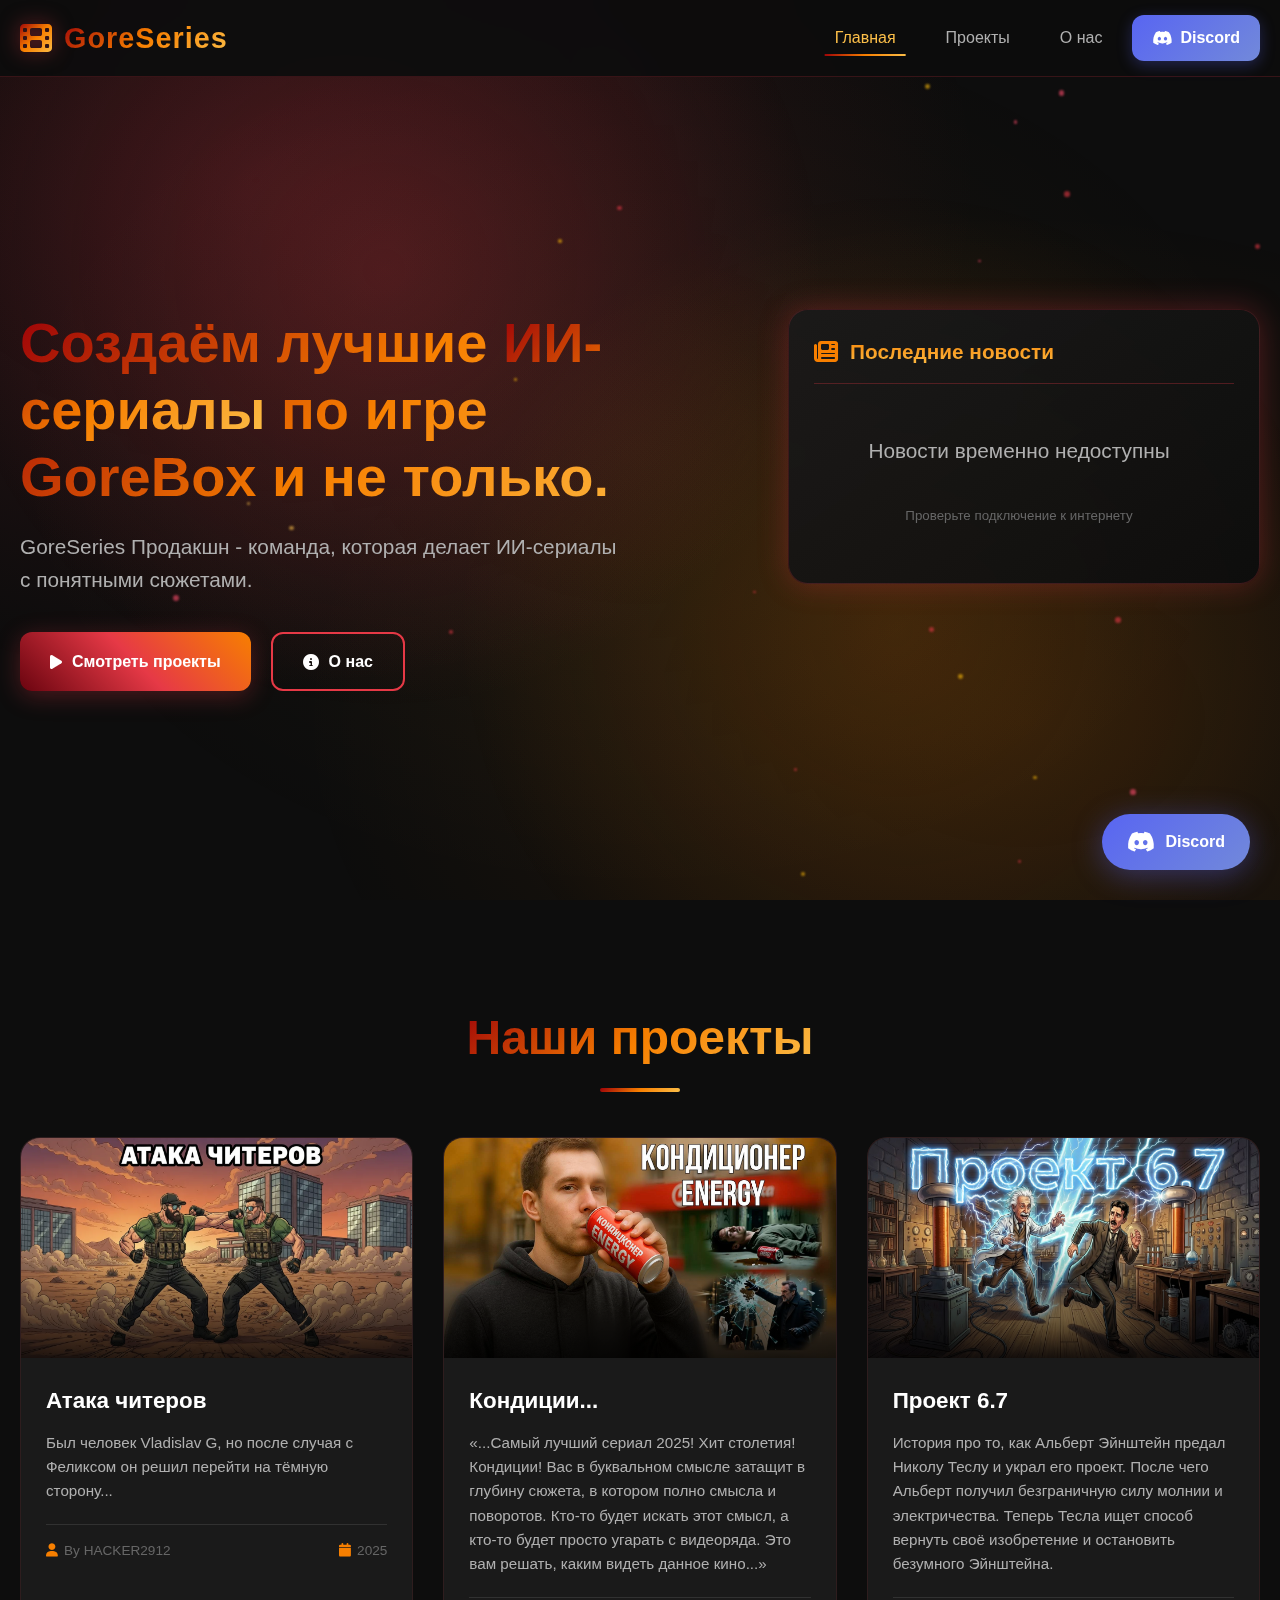
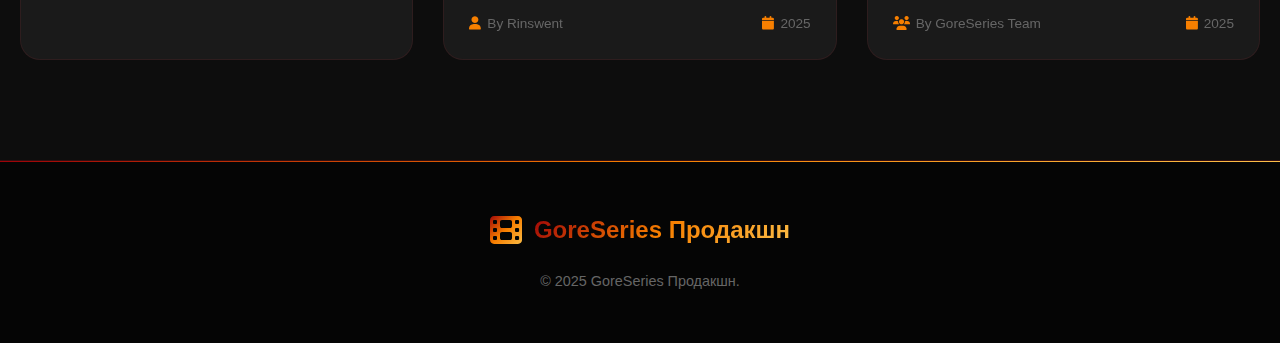
<file: index.html>
<!DOCTYPE html>
<html lang="ru">
<head>
    <meta charset="UTF-8">
    <meta name="viewport" content="width=device-width, initial-scale=1.0">
    <title>GoreSeries Продакшн</title>
    
    <meta property="og:title" content="GoreSeries Продакшн">
    <meta property="og:description" content="GoreSeries Продакшн - команда, которая делает ИИ-сериалы с понятными сюжетами">
    <meta property="og:image" content="https://raw.githubusercontent.com/goreseries/goreseries/refs/heads/main/img/BannerGSP.jpg">
    <meta property="og:image:width" content="1200">
    <meta property="og:image:height" content="630">
    <meta property="og:url" content="https://goreseries.c6t.ru/">
    <meta property="og:type" content="website">
    
    <link rel="icon" type="image/png" href="img/GSP_logo.png">
    <link rel="stylesheet" href="https://cdnjs.cloudflare.com/ajax/libs/font-awesome/6.4.0/css/all.min.css">
    <link rel="stylesheet" href="styles/index.css">
</head>
<body>
    <!-- Particle Background -->
    <div class="particles" id="particles"></div>
    
    <!-- Floating Discord Button -->
    <a href="https://discord.gg/YcGrg2nSQz" class="discord-btn-floating" target="_blank">
        <i class="fab fa-discord"></i>
        <span>Discord</span>
    </a>
    
    <!-- Header -->
    <header>
        <div class="container">
            <div class="header-content">
                <div class="logo">
                    <i class="fas fa-film logo-icon"></i>
                    <h1>GoreSeries</h1>
                </div>
                <nav>
                    <ul>
                        <li><a href="#home" class="active">Главная</a></li>
                        <li><a href="#projects">Проекты</a></li>
                        <li><a href="about.html">О нас</a></li>
                        <li>
                            <a href="https://discord.gg/YcGrg2nSQz" class="discord-btn-header" target="_blank">
                                <i class="fab fa-discord"></i>
                                Discord
                            </a>
                        </li>
                    </ul>
                </nav>
            </div>
        </div>
    </header>

    <!-- Hero Section -->
    <section class="hero" id="home">
        <div class="hero-bg"></div>
        <div class="container">
            <div class="hero-content">
                <div class="hero-text">
                    <h1>Создаём лучшие <span>ИИ-сериалы</span> по игре GoreBox и не только.</h1>
                    <p>GoreSeries Продакшн - команда, которая делает ИИ-сериалы с понятными сюжетами.</p>
                    <div class="btn-group">
                        <a href="#projects" class="btn">
                            <i class="fas fa-play"></i>
                            Смотреть проекты
                        </a>
                        <a href="about.html" class="btn btn-outline">
                            <i class="fas fa-info-circle"></i>
                            О нас
                        </a>
                    </div>
                </div>
                
                <!-- Блок новостей -->
                <div class="news-sidebar">
                    <div class="news-header">
                        <i class="fas fa-newspaper"></i>
                        <h3>Последние новости</h3>
                    </div>
                    <div class="news-list" id="news-list">
                        <div class="loading-news">
                            <i class="fas fa-spinner fa-spin"></i>
                            <p>Загрузка новостей...</p>
                        </div>
                    </div>
                </div>
            </div>
        </div>
    </section>

    <!-- Projects Section -->
    <section class="section" id="projects">
        <div class="container">
            <div class="section-title">
                <h2>Наши проекты</h2>
            </div>
            <div class="projects-grid">
                <!-- Проект 1 -->
                <div class="project-card" onclick="window.location.href='project1.html'">
                    <div class="project-img" style="background-image: url('img/ataka_chit.jpg')">
                        <button class="banner-btn" onclick="event.stopPropagation(); window.location.href='project1.html'">
                            <i class="fas fa-play"></i>
                            Смотреть сериал
                        </button>
                    </div>
                    <div class="project-info">
                        <h3>Атака читеров</h3>
                        <p>Был человек Vladislav G, но после случая с Феликсом он решил перейти на тёмную сторону...</p>
                        <div class="project-meta">
                            <span><i class="fas fa-user"></i> By HACKER2912</span>
                            <span><i class="fas fa-calendar"></i> 2025</span>
                        </div>
                    </div>
                </div>
                
                <!-- Проект 2 -->
                <div class="project-card" onclick="window.location.href='project2.html'">
                    <div class="project-img" style="background-image: url('img/kondicii.jpg')">
                        <button class="banner-btn" onclick="event.stopPropagation(); window.location.href='project2.html'">
                            <i class="fas fa-play"></i>
                            Смотреть сериал
                        </button>
                    </div>
                    <div class="project-info">
                        <h3>Кондиции...</h3>
                        <p>«...Самый лучший сериал 2025! Хит столетия! Кондиции! Вас в буквальном смысле затащит в глубину сюжета, в котором полно смысла и поворотов. Кто-то будет искать этот смысл, а кто-то будет просто угарать с видеоряда. Это вам решать, каким видеть данное кино...»</p>
                        <div class="project-meta">
                            <span><i class="fas fa-user"></i> By Rinswent</span>
                            <span><i class="fas fa-calendar"></i> 2025</span>
                        </div>
                    </div>
                </div>

                <!-- Проект 4 - Проект 6.7 -->
                <div class="project-card" onclick="window.location.href='project4.html'">
                    <div class="project-img" style="background-image: url('img/67.jpg')">
                        <button class="banner-btn" onclick="event.stopPropagation(); window.location.href='project4.html'">
                            <i class="fas fa-play"></i>
                            Смотреть сериал
                        </button>
                    </div>
                    <div class="project-info">
                        <h3>Проект 6.7</h3>
                        <p>История про то, как Альберт Эйнштейн предал Николу Теслу и украл его проект. После чего Альберт получил безграничную силу молнии и электричества. Теперь Тесла ищет способ вернуть своё изобретение и остановить безумного Эйнштейна.</p>
                        <div class="project-meta">
                            <span><i class="fas fa-users"></i> By GoreSeries Team</span>
                            <span><i class="fas fa-calendar"></i> 2025</span>
                        </div>
                    </div>
                </div>
            </div>
        </div>
    </section>

    <!-- Footer -->
    <footer>
        <div class="container">
            <div class="footer-content">
                <div class="footer-logo">
                    <i class="fas fa-film"></i>
                    <h2>GoreSeries Продакшн</h2>
                </div>
                <div class="copyright">
                    <p>&copy; 2025 GoreSeries Продакшн.</p>
                </div>
            </div>
        </div>
    </footer>

    <script>
        // Создание частиц для фона
        document.addEventListener('DOMContentLoaded', function() {
            const particlesContainer = document.getElementById('particles');
            const particleCount = 30;
            
            for (let i = 0; i < particleCount; i++) {
                const particle = document.createElement('div');
                particle.classList.add('particle');
                
                const size = Math.random() * 5 + 2;
                particle.style.width = `${size}px`;
                particle.style.height = `${size}px`;
                
                particle.style.left = `${Math.random() * 100}vw`;
                particle.style.top = `${Math.random() * 100}vh`;
                
                particle.style.animationDelay = `${Math.random() * 15}s`;
                
                const colors = ['var(--primary-red)', 'var(--primary-yellow)', 'var(--accent-red)', 'var(--accent-yellow)'];
                particle.style.background = colors[Math.floor(Math.random() * colors.length)];
                
                particlesContainer.appendChild(particle);
            }
            
            // Плавная прокрутка
            document.querySelectorAll('nav a, .btn[href^="#"]').forEach(anchor => {
                anchor.addEventListener('click', function(e) {
                    if (this.getAttribute('href').startsWith('#')) {
                        e.preventDefault();
                        
                        const targetId = this.getAttribute('href');
                        const targetElement = document.querySelector(targetId);
                        
                        window.scrollTo({
                            top: targetElement.offsetTop - 80,
                            behavior: 'smooth'
                        });
                    }
                });
            });
            
            // Обработчики для карточек проектов
            document.querySelectorAll('.project-card').forEach(card => {
                card.addEventListener('click', function(e) {
                    if (!e.target.closest('.btn')) {
                        const link = this.getAttribute('onclick');
                        if (link) {
                            const url = link.match(/'([^']+)'/)[1];
                            window.location.href = url;
                        }
                    }
                });
            });
            
            // Загрузка новостей из GitHub
            loadNewsFromGitHub();
        });
        
        // Защита от XSS
        function escapeHtml(text) {
            const div = document.createElement('div');
            div.textContent = text;
            return div.innerHTML;
        }
        
        // Форматирование даты
        function formatDate(dateString) {
            try {
                const date = new Date(dateString);
                const options = { 
                    day: 'numeric', 
                    month: 'long',
                    year: 'numeric'
                };
                return date.toLocaleDateString('ru-RU', options);
            } catch {
                return dateString;
            }
        }
        
        // Преобразование текста с автоматическими ссылками
        function formatContentWithLinks(text) {
            if (!text) return '';
            
            let formatted = escapeHtml(text);
            
            // Автоматическое преобразование URL в ссылки
            // Регулярное выражение для поиска URL (http://, https:// и www.)
            const urlRegex = /(https?:\/\/[^\s<]+[^\s<\.)])|(www\.[^\s<]+[^\s<\.)])/g;
            
            formatted = formatted.replace(urlRegex, function(url) {
                let cleanUrl = url;
                
                // Убираем возможные знаки препинания в конце
                const punctuation = ['.', ',', '!', '?', ')', ']', ';', ':'];
                while (punctuation.includes(cleanUrl.slice(-1))) {
                    cleanUrl = cleanUrl.slice(0, -1);
                }
                
                // Добавляем https:// если начинается с www.
                if (cleanUrl.startsWith('www.')) {
                    cleanUrl = 'https://' + cleanUrl;
                }
                
                // Проверяем, что это действительно URL
                if (!cleanUrl.startsWith('http://') && !cleanUrl.startsWith('https://')) {
                    return url; // Не URL, возвращаем как есть
                }
                
                // Создаем отображаемое имя
                let displayText = cleanUrl
                    .replace(/^https?:\/\//, '')
                    .replace(/^www\./, '')
                    .replace(/\/$/, '');
                
                // Обрезаем если слишком длинный
                if (displayText.length > 40) {
                    displayText = displayText.substring(0, 37) + '...';
                }
                
                // Возвращаем ссылку
                return `<a href="${cleanUrl}" target="_blank" rel="noopener noreferrer">${displayText}</a>`;
            });
            
            // Заменяем переносы строк на <br>
            formatted = formatted.replace(/\n/g, '<br>');
            
            return formatted;
        }
        
        // Загрузка новостей из GitHub
        async function loadNewsFromGitHub() {
            const newsList = document.getElementById('news-list');
            
            const NEWS_URL = 'https://raw.githubusercontent.com/goreseries/goreseries-news/refs/heads/main/news.json';
            
            try {
                const response = await fetch(NEWS_URL + '?t=' + Date.now());
                if (!response.ok) {
                    throw new Error(`Ошибка HTTP: ${response.status}`);
                }
                
                const news = await response.json();
                
                if (!news || news.length === 0) {
                    newsList.innerHTML = '<div class="no-news">Новостей пока нет</div>';
                    return;
                }
                
                // Сортируем новости по дате (новые сверху)
                news.sort((a, b) => new Date(b.date) - new Date(a.date));
                
                // Показываем только последние 5 новостей
                const latestNews = news.slice(0, 5);
                
                let newsHTML = '';
                latestNews.forEach(item => {
                    const formattedDate = formatDate(item.date);
                    const formattedContent = formatContentWithLinks(item.content);
                    
                    newsHTML += `
                        <div class="news-item">
                            <div class="news-date">${formattedDate}</div>
                            <div class="news-title">${escapeHtml(item.title)}</div>
                            <div class="news-content">${formattedContent}</div>
                        </div>
                    `;
                });
                
                newsList.innerHTML = newsHTML;
                
            } catch (error) {
                console.error('Ошибка загрузки новостей:', error);
                newsList.innerHTML = `
                    <div class="error-news">
                        <p>Новости временно недоступны</p>
                        <small>Проверьте подключение к интернету</small>
                    </div>
                `;
            }
        }
        
        // Автоматическое обновление новостей каждые 10 минут
        setInterval(loadNewsFromGitHub, 10 * 60 * 1000);
    </script>
</body>
</html>
</file>
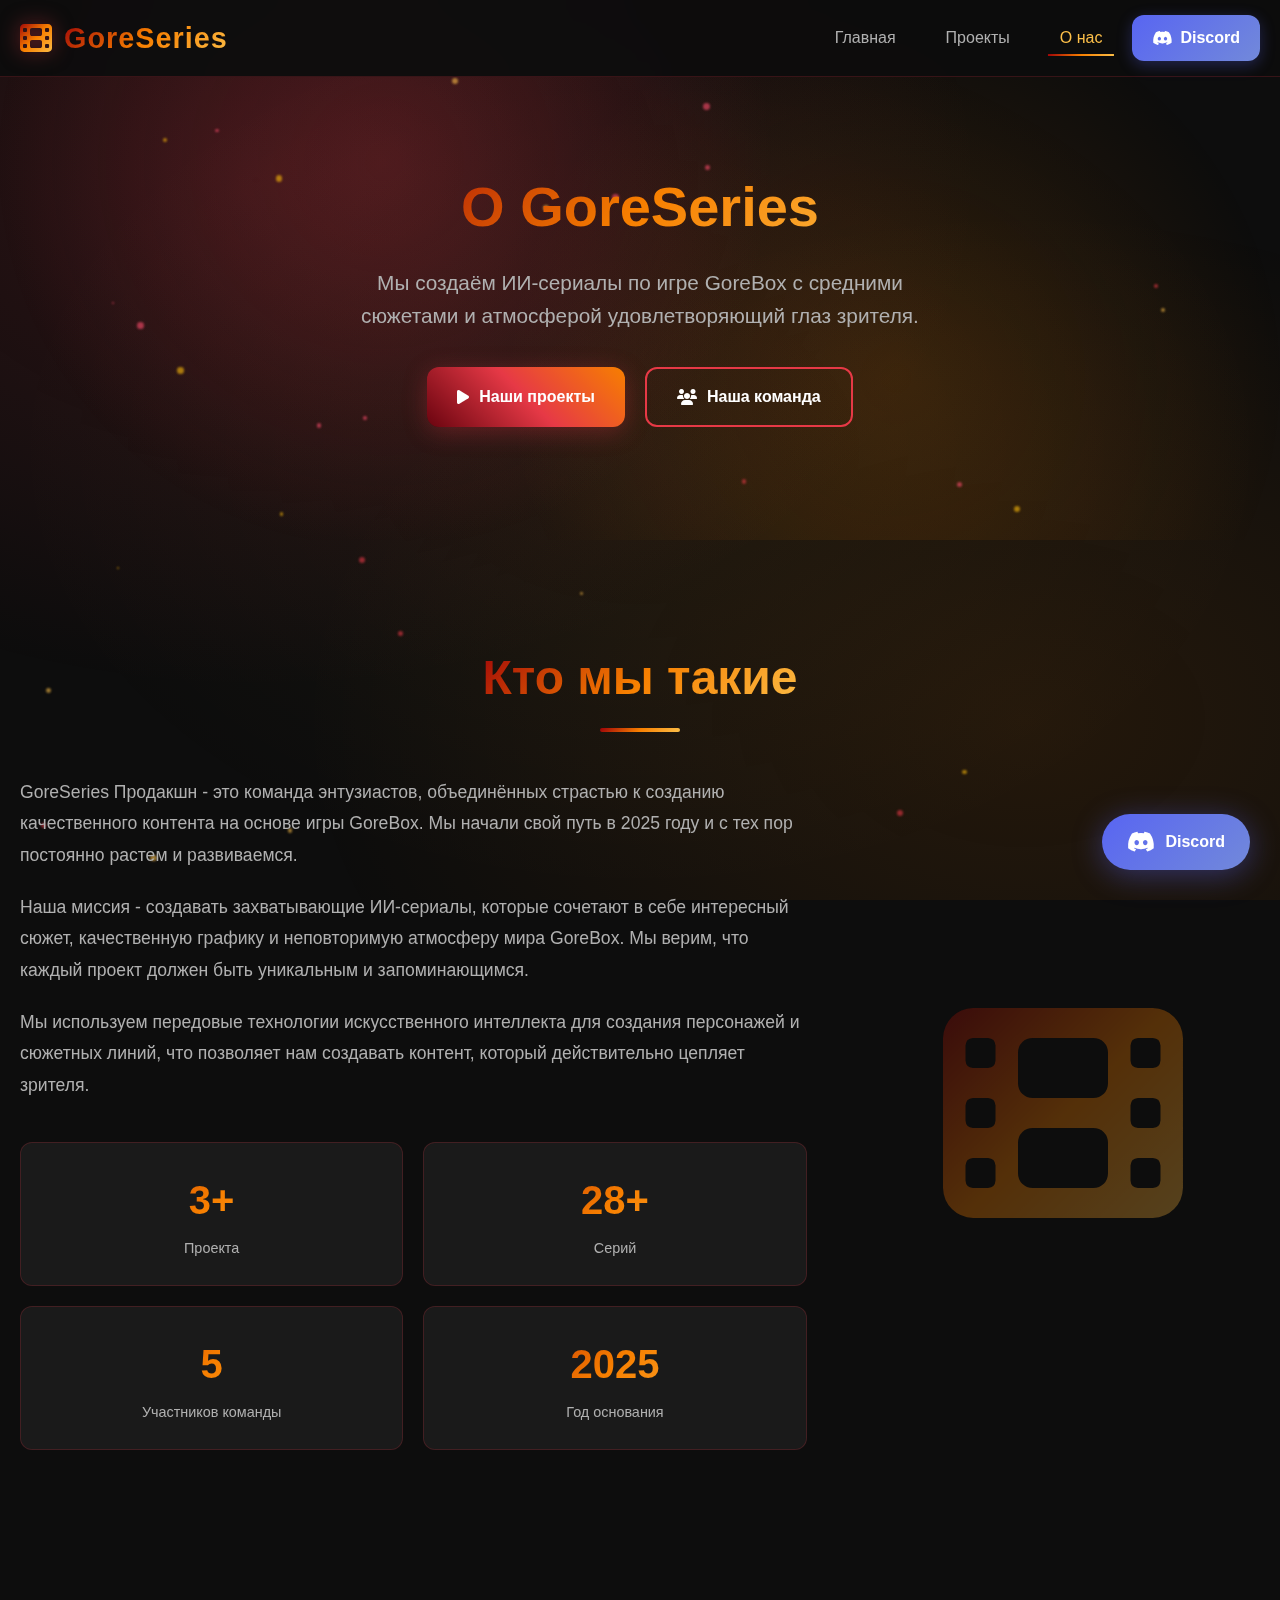
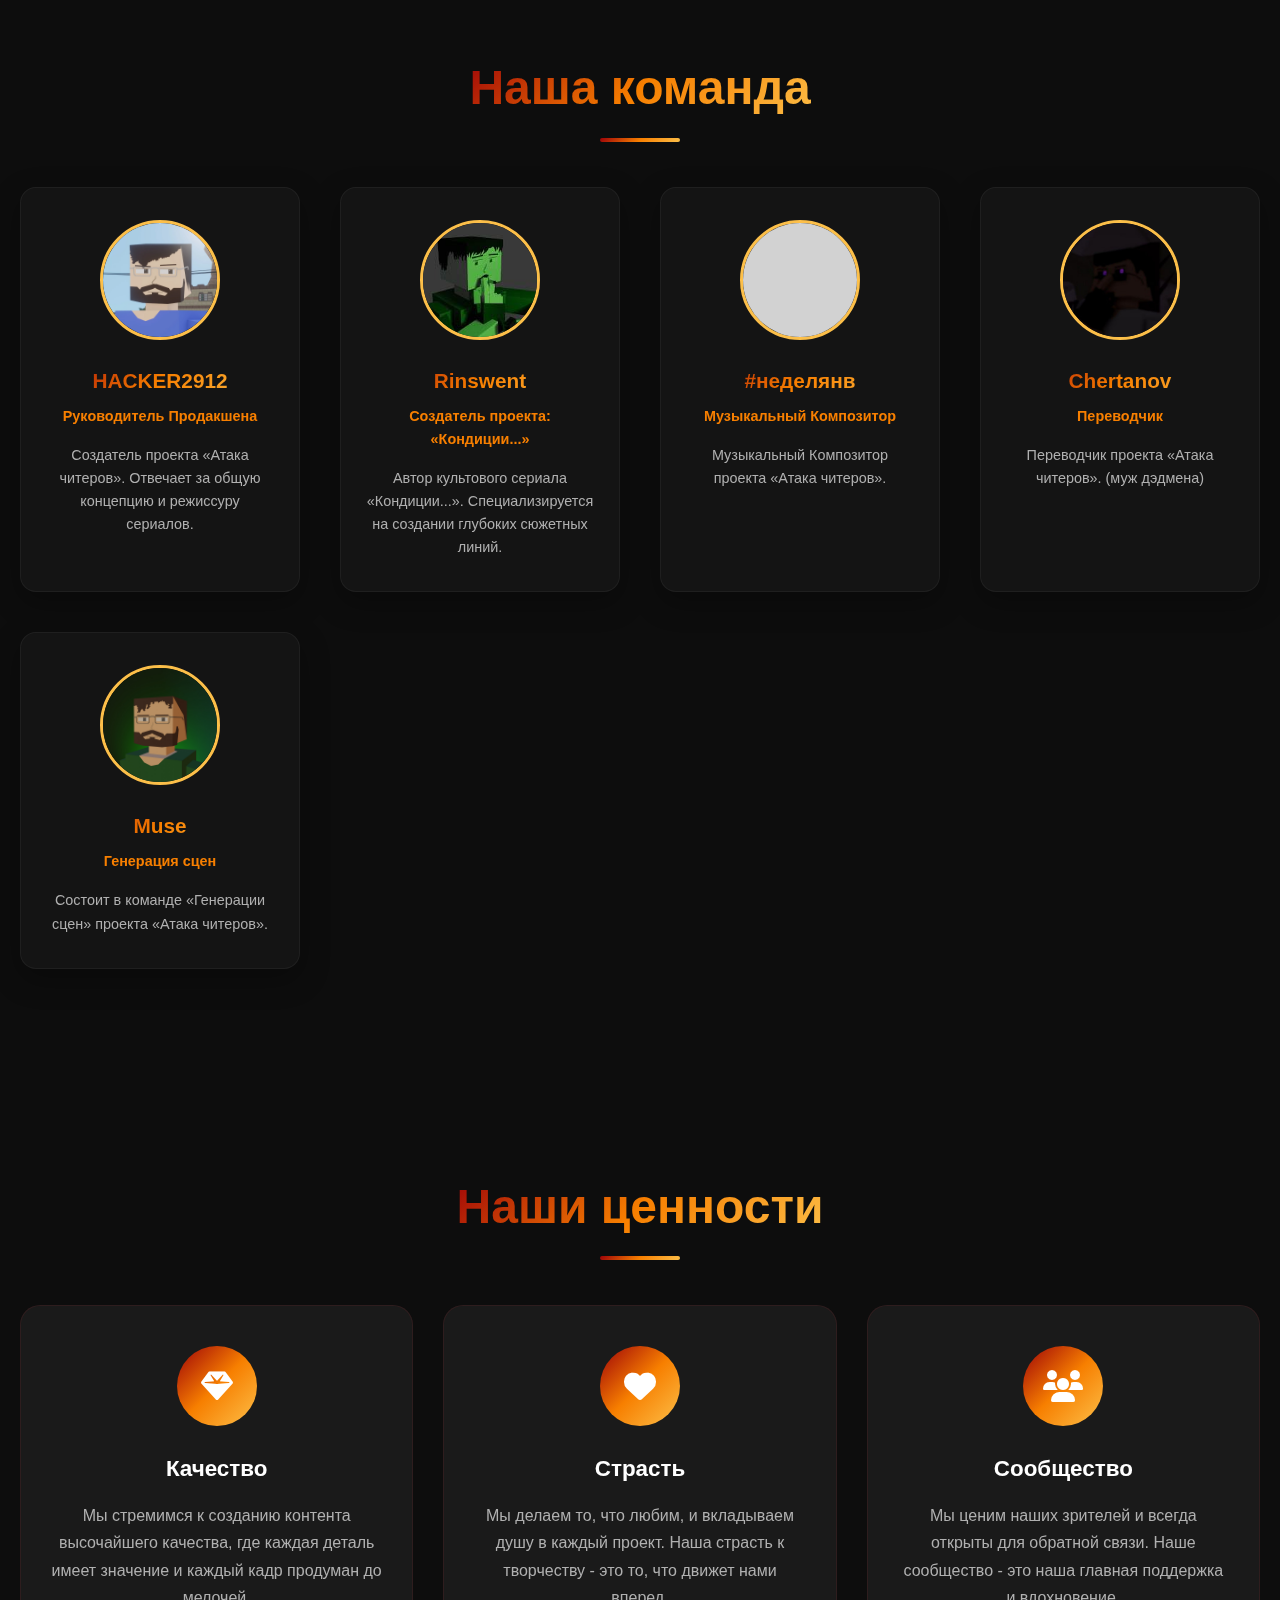
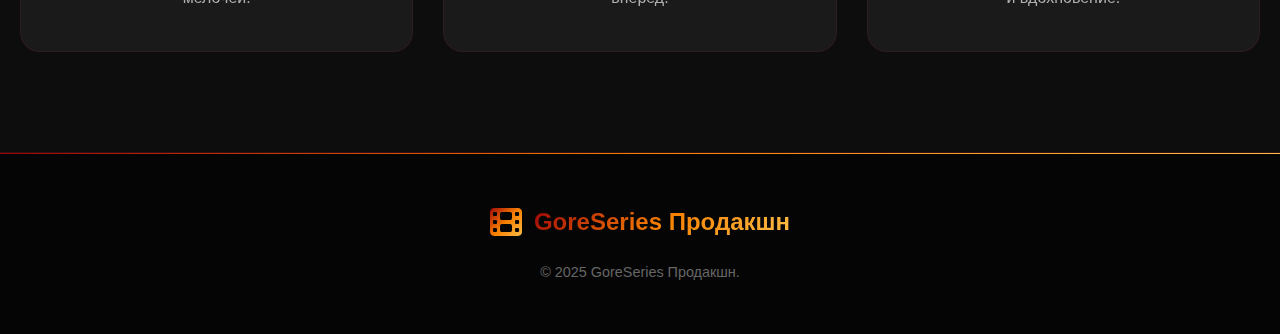
<file: about.html>
<!DOCTYPE html>
<html lang="ru">
<head>
    <meta charset="UTF-8">
    <meta name="viewport" content="width=device-width, initial-scale=1.0">
    <title>О нас - GoreSeries Продакшн</title>
    
    <meta property="og:title" content="GoreSeries Продакшн">
    <meta property="og:description" content="Информация о нас">
    <meta property="og:image" content="https://raw.githubusercontent.com/goreseries/goreseries/refs/heads/main/img/BannerGSP.jpg">
    <meta property="og:image:width" content="1200">
    <meta property="og:image:height" content="630">
    <meta property="og:url" content="https://goreseries.c6t.ru/">
    <meta property="og:type" content="website">

    <link rel="icon" type="image/png" href="img/GSP_logo.png">
    <link rel="stylesheet" href="https://cdnjs.cloudflare.com/ajax/libs/font-awesome/6.4.0/css/all.min.css">
    <link rel="stylesheet" href="styles/about.css">
</head>
<body>
    <!-- Particle Background -->
    <div class="particles" id="particles"></div>
    
    <!-- Floating Discord Button -->
    <a href="https://discord.gg/YcGrg2nSQz" class="discord-btn-floating" target="_blank">
        <i class="fab fa-discord"></i>
        <span>Discord</span>
    </a>
    
    <!-- Header -->
    <header>
        <div class="container">
            <div class="header-content">
                <div class="logo">
                    <i class="fas fa-film logo-icon"></i>
                    <h1>GoreSeries</h1>
                </div>
                <nav>
                    <ul>
                        <li><a href="index.html">Главная</a></li>
                        <li><a href="index.html#projects">Проекты</a></li>
                        <li><a href="about.html" class="active">О нас</a></li>
                        <li>
                            <a href="https://discord.gg/YcGrg2nSQz" class="discord-btn-header" target="_blank">
                                <i class="fab fa-discord"></i>
                                Discord
                            </a>
                        </li>
                    </ul>
                </nav>
            </div>
        </div>
    </header>

    <!-- Hero Section -->
    <section class="hero">
        <div class="hero-bg"></div>
        <div class="container">
            <div class="hero-content">
                <h1>О GoreSeries</h1>
                <p>Мы создаём ИИ-сериалы по игре GoreBox с средними сюжетами и атмосферой удовлетворяющий глаз зрителя.</p>
                <div class="btn-group">
                    <a href="index.html#projects" class="btn">
                        <i class="fas fa-play"></i>
                        Наши проекты
                    </a>
                    <a href="#team" class="btn btn-outline">
                        <i class="fas fa-users"></i>
                        Наша команда
                    </a>
                </div>
            </div>
        </div>
    </section>

    <!-- About Section -->
    <section class="section" id="about">
        <div class="container">
            <div class="section-title">
                <h2>Кто мы такие</h2>
            </div>
            <div class="about-content">
                <div class="about-text">
                    <p>GoreSeries Продакшн - это команда энтузиастов, объединённых страстью к созданию качественного контента на основе игры GoreBox. Мы начали свой путь в 2025 году и с тех пор постоянно растем и развиваемся.</p>
                    <p>Наша миссия - создавать захватывающие ИИ-сериалы, которые сочетают в себе интересный сюжет, качественную графику и неповторимую атмосферу мира GoreBox. Мы верим, что каждый проект должен быть уникальным и запоминающимся.</p>
                    <p>Мы используем передовые технологии искусственного интеллекта для создания персонажей и сюжетных линий, что позволяет нам создавать контент, который действительно цепляет зрителя.</p>
                    
                    <div class="about-stats">
                        <div class="stat-item">
                            <div class="stat-number">3+</div>
                            <div class="stat-label">Проекта</div>
                        </div>
                        <div class="stat-item">
                            <div class="stat-number">28+</div>
                            <div class="stat-label">Серий</div>
                        </div>
                        <div class="stat-item">
                            <div class="stat-number">5</div>
                            <div class="stat-label">Участников команды</div>
                        </div>
                        <div class="stat-item">
                            <div class="stat-number">2025</div>
                            <div class="stat-label">Год основания</div>
                        </div>
                    </div>
                </div>
                <div class="about-image">
                    <i class="fas fa-film"></i>
                </div>
            </div>
        </div>
    </section>

    <!-- Team Section -->
    <section class="section" id="team">
        <div class="container">
            <div class="section-title">
                <h2>Наша команда</h2>
            </div>
            <div class="team-grid">
                <!-- Член команды 1 -->
                <div class="team-member">
                    <div class="member-photo">
                        <img src="img/hacker.jpg" alt="HACKER2912">
                    </div>
                    <div class="member-info">
                        <h3 class="member-name">HACKER2912</h3>
                        <div class="member-role">Руководитель Продакшена</div>
                        <p class="member-bio">Создатель проекта «Атака читеров». Отвечает за общую концепцию и режиссуру сериалов.</p>
                    </div>
                </div>
                
                <!-- Член команды 2 -->
                <div class="team-member">
                    <div class="member-photo">
                        <img src="img/rinswent.jpg" alt="Rinswent">
                    </div>
                    <div class="member-info">
                        <h3 class="member-name">Rinswent</h3>
                        <div class="member-role">Создатель проекта: «Кондиции...»</div>
                        <p class="member-bio">Автор культового сериала «Кондиции...». Специализируется на создании глубоких сюжетных линий.</p>
                    </div>
                </div>

                <!-- Член команды 3 --
                <div class="team-member">
                    <div class="member-photo">
                        <img src="img/nngb.jpg" alt="nngb">
                    </div>
                    <div class="member-info">
                        <h3 class="member-name">nngb</h3>
                        <div class="member-role">Сценарист</div>
                        <p class="member-bio">Сценарист проекта «Атака читеров», и создатель проекта: «Литвин играет в GoreBox».</p>
                    </div>
                </div>

                <!-- Член команды 4 -->
                <div class="team-member">
                    <div class="member-photo">
                        <img src="img/nedelyanv.jpg" alt="nedelyanw">
                    </div>
                    <div class="member-info">
                        <h3 class="member-name">#неделянв</h3>
                        <div class="member-role">Музыкальный Композитор</div>
                        <p class="member-bio">Музыкальный Композитор проекта «Атака читеров».</p>
                    </div>
                </div>

                <!-- Член команды 5 -->
                <div class="team-member">
                    <div class="member-photo">
                        <img src="img/chertan.jpg" alt="Chertanov">
                    </div>
                    <div class="member-info">
                        <h3 class="member-name">Chertanov</h3>
                        <div class="member-role">Переводчик</div>
                        <p class="member-bio">Переводчик проекта «Атака читеров». (муж дэдмена)</p>
                    </div>
                </div>

                <!-- Член команды 7 -->
                <div class="team-member">
                    <div class="member-photo">
                        <img src="img/muse.jpg" alt="Muse">
                    </div>
                    <div class="member-info">
                        <h3 class="member-name">Muse</h3>
                        <div class="member-role">Генерация сцен</div>
                        <p class="member-bio">Состоит в команде «Генерации сцен» проекта «Атака читеров».</p>
                    </div>
                </div>
            </div>
        </div>
    </section>

    <!-- Values Section -->
    <section class="section" id="values">
        <div class="container">
            <div class="section-title">
                <h2>Наши ценности</h2>
            </div>
            <div class="values-grid">
                <!-- Ценность 1 -->
                <div class="value-card">
                    <div class="value-icon">
                        <i class="fas fa-gem"></i>
                    </div>
                    <h3 class="value-title">Качество</h3>
                    <p class="value-description">Мы стремимся к созданию контента высочайшего качества, где каждая деталь имеет значение и каждый кадр продуман до мелочей.</p>
                </div>
                
                <!-- Ценность 2 -->
                <div class="value-card">
                    <div class="value-icon">
                        <i class="fas fa-heart"></i>
                    </div>
                    <h3 class="value-title">Страсть</h3>
                    <p class="value-description">Мы делаем то, что любим, и вкладываем душу в каждый проект. Наша страсть к творчеству - это то, что движет нами вперед.</p>
                </div>
                
                <!-- Ценность 3 -->
                <div class="value-card">
                    <div class="value-icon">
                        <i class="fas fa-users"></i>
                    </div>
                    <h3 class="value-title">Сообщество</h3>
                    <p class="value-description">Мы ценим наших зрителей и всегда открыты для обратной связи. Наше сообщество - это наша главная поддержка и вдохновение.</p>
                </div>
            </div>
        </div>
    </section>

    <!-- Footer -->
    <footer>
        <div class="container">
            <div class="footer-content">
                <div class="footer-logo">
                    <i class="fas fa-film"></i>
                    <h2>GoreSeries Продакшн</h2>
                </div>
                <div class="copyright">
                    <p>&copy; 2025 GoreSeries Продакшн.</p>
                </div>
            </div>
        </div>
    </footer>

    <script>
        // Создание частиц для фона
        document.addEventListener('DOMContentLoaded', function() {
            const particlesContainer = document.getElementById('particles');
            const particleCount = 30;
            
            for (let i = 0; i < particleCount; i++) {
                const particle = document.createElement('div');
                particle.classList.add('particle');
                
                const size = Math.random() * 5 + 2;
                particle.style.width = `${size}px`;
                particle.style.height = `${size}px`;
                
                particle.style.left = `${Math.random() * 100}vw`;
                particle.style.top = `${Math.random() * 100}vh`;
                
                particle.style.animationDelay = `${Math.random() * 15}s`;
                
                const colors = ['var(--primary-red)', 'var(--primary-yellow)', 'var(--accent-red)', 'var(--accent-yellow)'];
                particle.style.background = colors[Math.floor(Math.random() * colors.length)];
                
                particlesContainer.appendChild(particle);
            }
            
            // Плавная прокрутка
            document.querySelectorAll('nav a, .btn[href^="#"]').forEach(anchor => {
                anchor.addEventListener('click', function(e) {
                    if (this.getAttribute('href').startsWith('#')) {
                        e.preventDefault();
                        
                        const targetId = this.getAttribute('href');
                        const targetElement = document.querySelector(targetId);
                        
                        window.scrollTo({
                            top: targetElement.offsetTop - 80,
                            behavior: 'smooth'
                        });
                    }
                });
            });
        });
    </script>
</body>
</html>
</file>
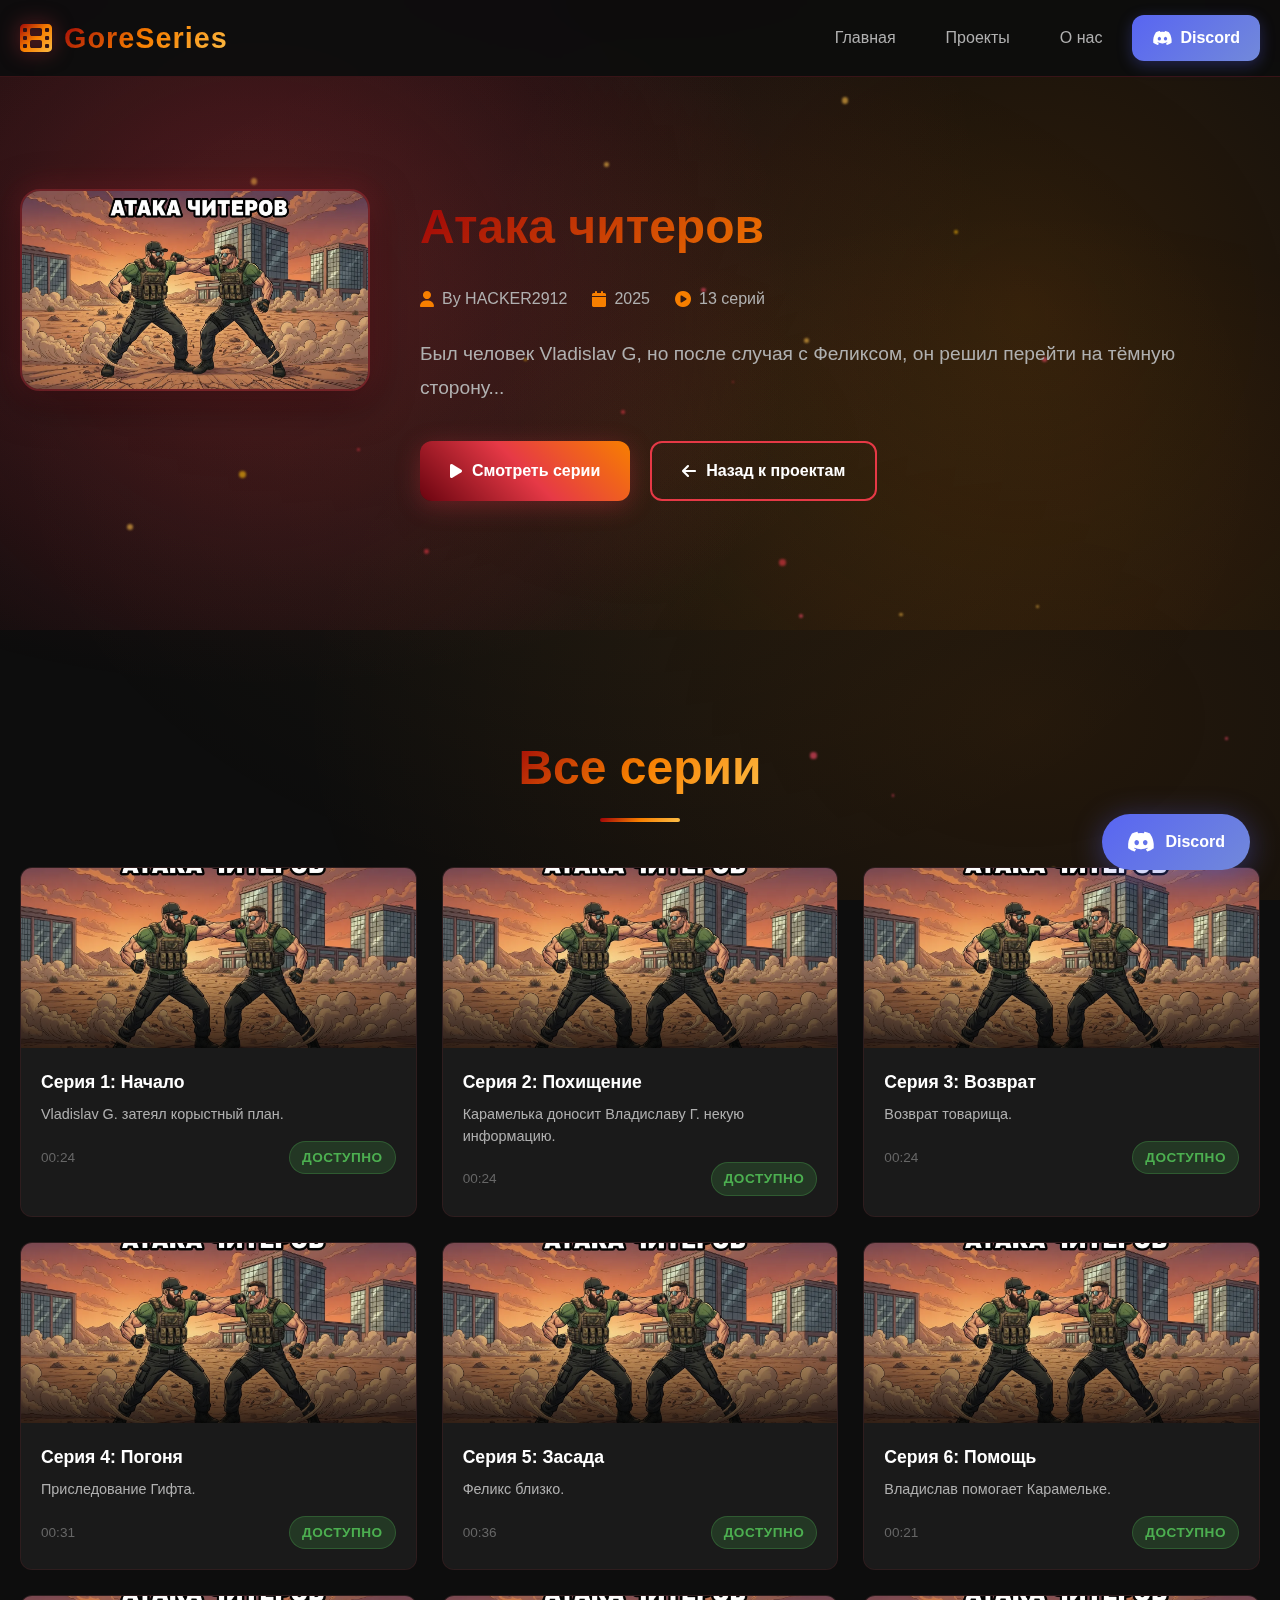
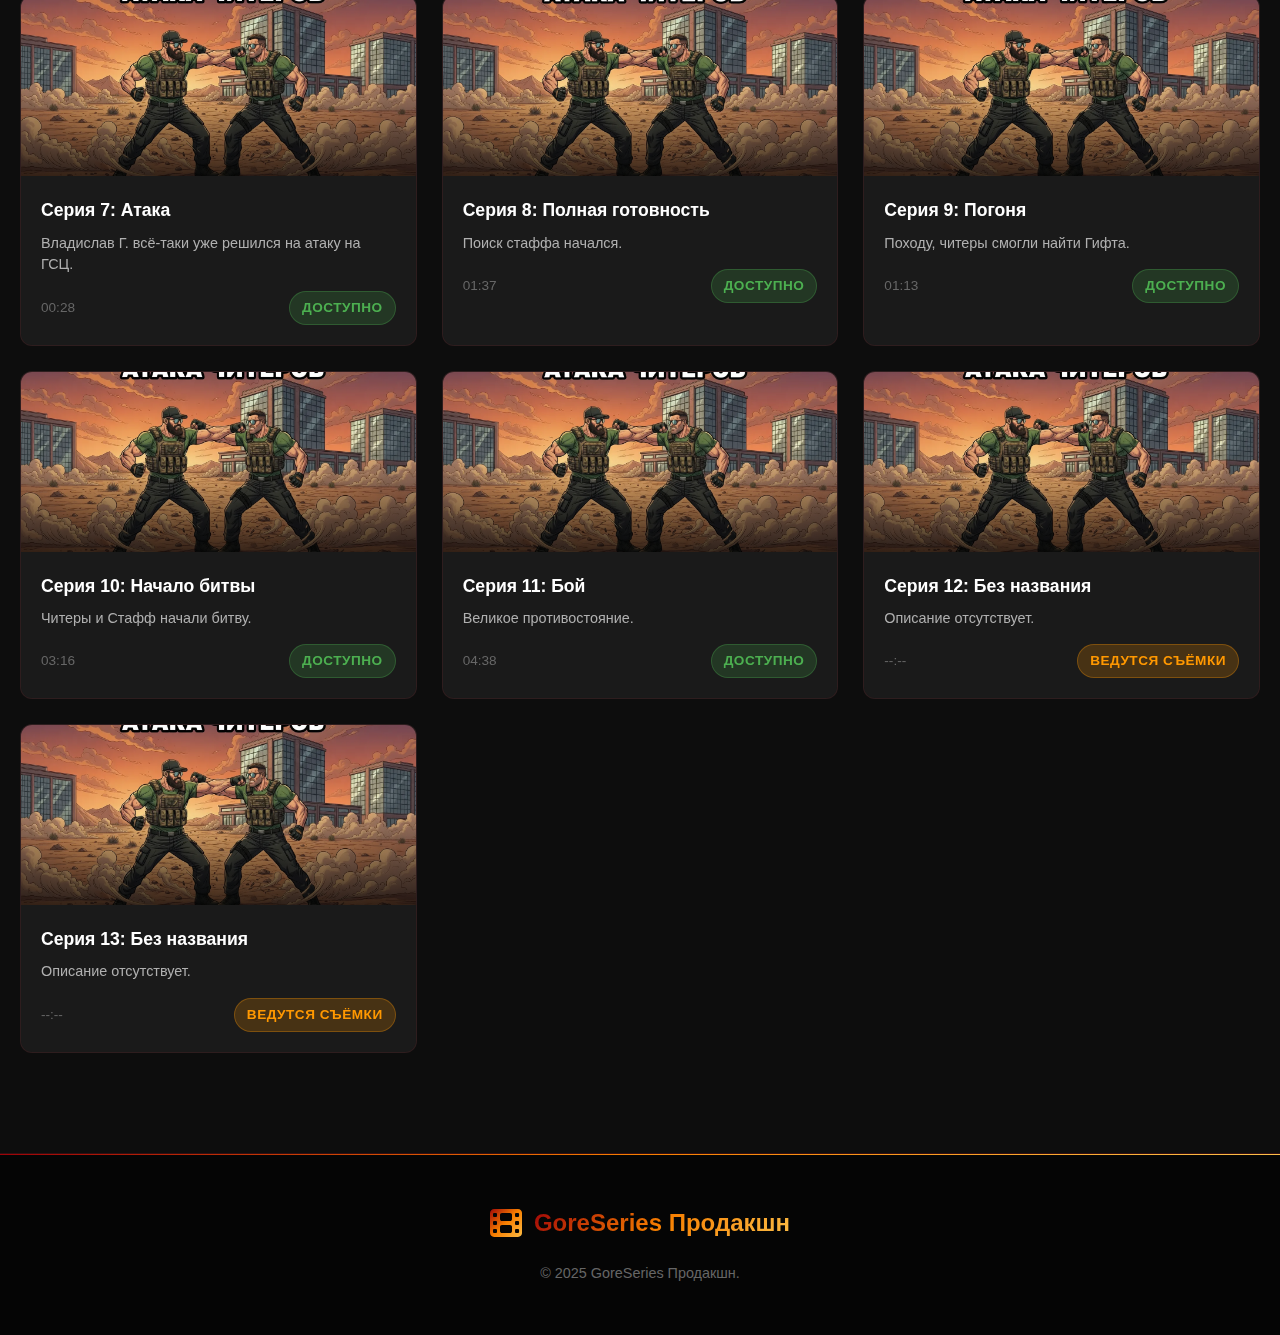
<file: project1.html>
<!DOCTYPE html>
<html lang="ru">
<head>
    <meta charset="UTF-8">
    <meta name="viewport" content="width=device-width, initial-scale=1.0">
    <title>Атака читеров - GoreSeries Продакшн</title>
    
    <meta property="og:title" content="Атака читеров - GoreSeries Продакшн">
    <meta property="og:description" content="Был человек Vladislav G, но после случая с Феликсом, он решил перейти на тёмную сторону...">
    <meta property="og:image" content="https://raw.githubusercontent.com/goreseries/goreseries/refs/heads/main/img/ataka_chit.jpg">
    <meta property="og:image:width" content="1344">
    <meta property="og:image:height" content="768">
    <meta property="og:url" content="https://goreseries.c6t.ru/">
    <meta property="og:type" content="website">

    <link rel="icon" type="image/png" href="img/GSP_logo.png">
    <link rel="stylesheet" href="https://cdnjs.cloudflare.com/ajax/libs/font-awesome/6.4.0/css/all.min.css">
    <link rel="stylesheet" href="styles/defProject.css">
</head>
<body>
    <!-- Particle Background -->
    <div class="particles" id="particles"></div>
    
    <!-- Floating Discord Button -->
    <a href="https://discord.gg/YcGrg2nSQz" class="discord-btn-floating" target="_blank">
        <i class="fab fa-discord"></i>
        <span>Discord</span>
    </a>
    
    <!-- Video Modal -->
    <div class="video-modal" id="videoModal">
        <div class="video-container">
            <div class="video-header">
                <div class="video-title" id="modalTitle">Просмотр серии</div>
                <button class="close-btn" id="closeModal">
                    <i class="fas fa-times"></i>
                </button>
            </div>
            <div class="video-content" id="videoContent">
                <video class="video-player" id="videoPlayer" controls controlsList="nodownload">
                    Ваш браузер не поддерживает видео тег.
                </video>
            </div>
        </div>
    </div>
    
    <!-- Header -->
    <header>
        <div class="container">
            <div class="header-content">
                <div class="logo">
                    <i class="fas fa-film logo-icon"></i>
                    <h1>GoreSeries</h1>
                </div>
                <nav>
                    <ul>
                        <li><a href="index.html">Главная</a></li>
                        <li><a href="index.html#projects">Проекты</a></li>
                        <li><a href="about.html">О нас</a></li>
                        <li>
                            <a href="https://discord.gg/YcGrg2nSQz" class="discord-btn-header" target="_blank">
                                <i class="fab fa-discord"></i>
                                Discord
                            </a>
                        </li>
                    </ul>
                </nav>
            </div>
        </div>
    </header>

    <!-- Project Hero Section -->
    <section class="project-hero">
        <div class="project-hero-bg"></div>
        <div class="container">
            <div class="project-hero-content">
                <div class="project-poster">
                    <img src="img/ataka_chit.jpg" alt="Атака читеров">
                </div>
                <div class="project-info">
                    <h1>Атака читеров</h1>
                    <div class="project-meta">
                        <span><i class="fas fa-user"></i> By HACKER2912</span>
                        <span><i class="fas fa-calendar"></i> 2025</span>
                        <span><i class="fas fa-play-circle"></i> 13 серий</span>
                    </div>
                    <p class="project-description">
                        Был человек Vladislav G, но после случая с Феликсом, он решил перейти на тёмную сторону...
                    </p>
                    <div class="btn-group">
                        <a href="#episodes" class="btn">
                            <i class="fas fa-play"></i>
                            Смотреть серии
                        </a>
                        <a href="index.html#projects" class="btn btn-outline">
                            <i class="fas fa-arrow-left"></i>
                            Назад к проектам
                        </a>
                    </div>
                </div>
            </div>
        </div>
    </section>

    <!-- Episodes Section -->
    <section class="section" id="episodes">
        <div class="container">
            <div class="section-title">
                <h2>Все серии</h2>
            </div>
            <div class="episodes-grid">
                <!-- Серия 1 -->
<div class="episode-card">
    <div class="episode-img" style="background-image: url('img/ataka_chit.jpg')"></div>
    <div class="episode-overlay">
        <button class="btn watch-btn" data-episode="1" data-video="https://www.dropbox.com/scl/fi/tzbertel34x1dqg7d8gte/1-..mp4?rlkey=ovze8vi010bre7k2miu1nfmtw&st=c99cbs82&dl=1">
            <i class="fas fa-play"></i>
            Смотреть
        </button>
    </div>
    <div class="episode-info">
        <h3>Серия 1: Начало</h3>
        <p>Vladislav G. затеял корыстный план.</p>
        <div class="episode-meta">
            <span>00:24</span>
            <span class="status-badge available">Доступно</span>
        </div>
    </div>
</div>

<!-- Серия 2 -->
<div class="episode-card">
    <div class="episode-img" style="background-image: url('img/ataka_chit.jpg')"></div>
    <div class="episode-overlay">
        <button class="btn watch-btn" data-episode="2" data-video="https://www.dropbox.com/scl/fi/xrwa11rdhbv1ut8n7bfup/2-..mp4?rlkey=15gpxfz4k7pgoylcuu3h75wro&st=x5uza8pe&dl=1">
            <i class="fas fa-play"></i>
            Смотреть
        </button>
    </div>
    <div class="episode-info">
        <h3>Серия 2: Похищение</h3>
        <p>Карамелька доносит Владиславу Г. некую информацию.</p>
        <div class="episode-meta">
            <span>00:24</span>
            <span class="status-badge available">Доступно</span>
        </div>
    </div>
</div>

<!-- Серия 3 -->
<div class="episode-card">
    <div class="episode-img" style="background-image: url('img/ataka_chit.jpg')"></div>
    <div class="episode-overlay">
        <button class="btn watch-btn" data-episode="3" data-video="https://www.dropbox.com/scl/fi/jjvuuf742rpaecjgzjvpm/3-..mp4?rlkey=b34cfzas0jcllj7i8jb35xmzx&st=fi4jqmps&dl=1">
            <i class="fas fa-play"></i>
            Смотреть
        </button>
    </div>
    <div class="episode-info">
        <h3>Серия 3: Возврат</h3>
        <p>Возврат товарища.</p>
        <div class="episode-meta">
            <span>00:24</span>
            <span class="status-badge available">Доступно</span>
        </div>
    </div>
</div>

<!-- Серия 4 -->
<div class="episode-card">
    <div class="episode-img" style="background-image: url('img/ataka_chit.jpg')"></div>
    <div class="episode-overlay">
        <button class="btn watch-btn" data-episode="4" data-video="https://www.dropbox.com/scl/fi/crmbiyu7wh9x1sv09ws4s/4-..mp4?rlkey=gl6mtxmc97n9n9ydfvb5st6v5&st=ri2hg1wr&dl=1">
            <i class="fas fa-play"></i>
            Смотреть
        </button>
    </div>
    <div class="episode-info">
        <h3>Серия 4: Погоня</h3>
        <p>Приследование Гифта.</p>
        <div class="episode-meta">
            <span>00:31</span>
            <span class="status-badge available">Доступно</span>
        </div>
    </div>
</div>

<!-- Серия 5 -->
<div class="episode-card">
    <div class="episode-img" style="background-image: url('img/ataka_chit.jpg')"></div>
    <div class="episode-overlay">
        <button class="btn watch-btn" data-episode="5" data-video="https://www.dropbox.com/scl/fi/2siact4jmeq8u4wh669nf/5-..mp4?rlkey=42m229nj1nv64jdq2qtavwiof&st=qbu1yexk&dl=1">
            <i class="fas fa-play"></i>
            Смотреть
        </button>
    </div>
    <div class="episode-info">
        <h3>Серия 5: Засада</h3>
        <p>Феликс близко.</p>
        <div class="episode-meta">
            <span>00:36</span>
            <span class="status-badge available">Доступно</span>
        </div>
    </div>
</div>

<!-- Серия 6 -->
<div class="episode-card">
    <div class="episode-img" style="background-image: url('img/ataka_chit.jpg')"></div>
    <div class="episode-overlay">
        <button class="btn watch-btn" data-episode="6" data-video="https://www.dropbox.com/scl/fi/pqjnt3x58c6ywme6lg0c1/6-..mp4?rlkey=kjztvxvyrnv9edatn8e0xfmgk&st=6mswsyqw&dl=1">
            <i class="fas fa-play"></i>
            Смотреть
        </button>
    </div>
    <div class="episode-info">
        <h3>Серия 6: Помощь</h3>
        <p>Владислав помогает Карамельке.</p>
        <div class="episode-meta">
            <span>00:21</span>
            <span class="status-badge available">Доступно</span>
        </div>
    </div>
</div>

<!-- Серия 7 -->
<div class="episode-card">
    <div class="episode-img" style="background-image: url('img/ataka_chit.jpg')"></div>
    <div class="episode-overlay">
        <button class="btn watch-btn" data-episode="7" data-video="https://www.dropbox.com/scl/fi/ohjgjuh0rwtwz3uvciuux/7-..mp4?rlkey=52s3ca8yd0z8863c8ktaz61tu&st=g7bon884&dl=1">
            <i class="fas fa-play"></i>
            Смотреть
        </button>
    </div>
    <div class="episode-info">
        <h3>Серия 7: Атака</h3>
        <p>Владислав Г. всё-таки уже решился на атаку на ГСЦ.</p>
        <div class="episode-meta">
            <span>00:28</span>
            <span class="status-badge available">Доступно</span>
        </div>
    </div>
</div>

<!-- Серия 8 -->
<div class="episode-card">
    <div class="episode-img" style="background-image: url('img/ataka_chit.jpg')"></div>
    <div class="episode-overlay">
        <button class="btn watch-btn" data-episode="8" data-video="https://www.dropbox.com/scl/fi/ocyikwdpk8jaq1ilk0yp0/8-..mp4?rlkey=t8kco1flpnhtat4lxc4re4jhk&st=kqkbxeoq&dl=1">
            <i class="fas fa-play"></i>
            Смотреть
        </button>
    </div>
    <div class="episode-info">
        <h3>Серия 8: Полная готовность</h3>
        <p>Поиск стаффа начался.</p>
        <div class="episode-meta">
            <span>01:37</span>
            <span class="status-badge available">Доступно</span>
        </div>
    </div>
</div>

<!-- Серия 9 -->
<div class="episode-card">
    <div class="episode-img" style="background-image: url('img/ataka_chit.jpg')"></div>
    <div class="episode-overlay">
        <button class="btn watch-btn" data-episode="9" data-video="https://www.dropbox.com/scl/fi/kqqnz0entwrvnsx244oxu/9-..mp4?rlkey=d1qsk4vrd1ox92a8vf51ue4g3&st=bxzx6bel&dl=1">
            <i class="fas fa-play"></i>
            Смотреть
        </button>
    </div>
    <div class="episode-info">
        <h3>Серия 9: Погоня</h3>
        <p>Походу, читеры смогли найти Гифта.</p>
        <div class="episode-meta">
            <span>01:13</span>
            <span class="status-badge available">Доступно</span>
        </div>
    </div>
</div>

<!-- Серия 10 -->
<div class="episode-card">
    <div class="episode-img" style="background-image: url('img/ataka_chit.jpg')"></div>
    <div class="episode-overlay">
        <button class="btn watch-btn" data-episode="10" data-video="https://www.dropbox.com/scl/fi/3367xv9yp96ahcxtwkcl6/10-..mp4?rlkey=lx4cy4klv11hdjuqugwz39w67&st=4b6ew15t&dl=1">
            <i class="fas fa-play"></i>
            Смотреть
        </button>
    </div>
    <div class="episode-info">
        <h3>Серия 10: Начало битвы</h3>
        <p>Читеры и Стафф начали битву.</p>
        <div class="episode-meta">
            <span>03:16</span>
            <span class="status-badge available">Доступно</span>
        </div>
    </div>
</div>

<!-- Серия 11 -->
<div class="episode-card">
    <div class="episode-img" style="background-image: url('img/ataka_chit.jpg')"></div>
    <div class="episode-overlay">
        <button class="btn watch-btn" data-episode="11" data-video="https://www.dropbox.com/scl/fi/i00063r3pi7457g4p8scp/11-..mp4?rlkey=m35b1yorxnhsxsjaup9tg4xnw&st=4r4dft7f&dl=1">
            <i class="fas fa-play"></i>
            Смотреть
        </button>
    </div>
    <div class="episode-info">
        <h3>Серия 11: Бой</h3>
        <p>Великое противостояние.</p>
        <div class="episode-meta">
            <span>04:38</span>
            <span class="status-badge available">Доступно</span>
        </div>
    </div>
</div>
                
                <!-- Серия 12 (Ведутся съёмки) -->
                <div class="episode-card">
                    <div class="episode-img" style="background-image: url('img/ataka_chit.jpg')"></div>
                    <div class="episode-overlay">
                        <div class="status-badge in-progress">Ведутся съёмки</div>
                    </div>
                    <div class="episode-info">
                        <h3>Серия 12: Без названия</h3>
                        <p>Описание отсутствует.</p>
                        <div class="episode-meta">
                            <span>--:--</span>
                            <span class="status-badge in-progress">Ведутся съёмки</span>
                        </div>
                    </div>
                </div>
                
                <!-- Серия 13 (Ведутся съёмки) -->
                <div class="episode-card">
                    <div class="episode-img" style="background-image: url('img/ataka_chit.jpg')"></div>
                    <div class="episode-overlay">
                        <div class="status-badge in-progress">Ведутся съёмки</div>
                    </div>
                    <div class="episode-info">
                        <h3>Серия 13: Без названия</h3>
                        <p>Описание отсутствует.</p>
                        <div class="episode-meta">
                            <span>--:--</span>
                            <span class="status-badge in-progress">Ведутся съёмки</span>
                        </div>
                    </div>
                </div>
            </div>
        </div>
    </section>

    <!-- Footer -->
    <footer>
        <div class="container">
            <div class="footer-content">
                <div class="footer-logo">
                    <i class="fas fa-film"></i>
                    <h2>GoreSeries Продакшн</h2>
                </div>
                <div class="copyright">
                    <p>&copy; 2025 GoreSeries Продакшн.</p>
                </div>
            </div>
        </div>
    </footer>

    <script>
        // Создание частиц для фона
        document.addEventListener('DOMContentLoaded', function() {
            const particlesContainer = document.getElementById('particles');
            const particleCount = 30;
            
            for (let i = 0; i < particleCount; i++) {
                const particle = document.createElement('div');
                particle.classList.add('particle');
                
                const size = Math.random() * 5 + 2;
                particle.style.width = `${size}px`;
                particle.style.height = `${size}px`;
                
                particle.style.left = `${Math.random() * 100}vw`;
                particle.style.top = `${Math.random() * 100}vh`;
                
                particle.style.animationDelay = `${Math.random() * 15}s`;
                
                const colors = ['var(--primary-red)', 'var(--primary-yellow)', 'var(--accent-red)', 'var(--accent-yellow)'];
                particle.style.background = colors[Math.floor(Math.random() * colors.length)];
                
                particlesContainer.appendChild(particle);
            }
            
            // Плавная прокрутка без затемнения
            document.querySelectorAll('nav a, .btn[href^="#"]').forEach(anchor => {
                anchor.addEventListener('click', function(e) {
                    if (this.getAttribute('href').startsWith('#')) {
                        e.preventDefault();
                        
                        const targetId = this.getAttribute('href');
                        const targetElement = document.querySelector(targetId);
                        
                        window.scrollTo({
                            top: targetElement.offsetTop - 80,
                            behavior: 'smooth'
                        });
                    }
                });
            });

            // Обработчики для кнопок просмотра серий
            const videoModal = document.getElementById('videoModal');
            const closeModal = document.getElementById('closeModal');
            const modalTitle = document.getElementById('modalTitle');
            const videoPlayer = document.getElementById('videoPlayer');
            const watchButtons = document.querySelectorAll('.watch-btn');

            // Открытие модального окна
            watchButtons.forEach(button => {
                button.addEventListener('click', function() {
                    const episodeNumber = this.getAttribute('data-episode');
                    const episodeTitle = this.closest('.episode-card').querySelector('h3').textContent;
                    const videoUrl = this.getAttribute('data-video');
                    
                    modalTitle.textContent = episodeTitle;
                    
                    // Загружаем и показываем видео
                    if (videoUrl) {
                        // Проверяем, поддерживает ли браузер формат видео
                        videoPlayer.src = videoUrl;
                        videoPlayer.load();
                        videoPlayer.style.display = 'block';
                        
                        // Показываем сообщение, если видео не загружается
                        videoPlayer.addEventListener('error', function() {
                            console.error('Ошибка загрузки видео:', videoUrl);
                            alert('Не удалось загрузить видео. Пожалуйста, проверьте ссылку или попробуйте позже.');
                        });
                    }
                    
                    videoModal.classList.add('active');
                    document.body.style.overflow = 'hidden';
                });
            });

            // Закрытие модального окна
            closeModal.addEventListener('click', function() {
                videoModal.classList.remove('active');
                document.body.style.overflow = 'auto';
                // Останавливаем видео при закрытии
                videoPlayer.pause();
                videoPlayer.currentTime = 0;
            });

            // Закрытие модального окна при клике вне его
            videoModal.addEventListener('click', function(e) {
                if (e.target === videoModal) {
                    videoModal.classList.remove('active');
                    document.body.style.overflow = 'auto';
                    // Останавливаем видео при закрытии
                    videoPlayer.pause();
                    videoPlayer.currentTime = 0;
                }
            });

            // Закрытие модального окна клавишей ESC
            document.addEventListener('keydown', function(e) {
                if (e.key === 'Escape' && videoModal.classList.contains('active')) {
                    videoModal.classList.remove('active');
                    document.body.style.overflow = 'auto';
                    // Останавливаем видео при закрытии
                    videoPlayer.pause();
                    videoPlayer.currentTime = 0;
                }
            });
        });
    </script>
</body>
</html>
</file>
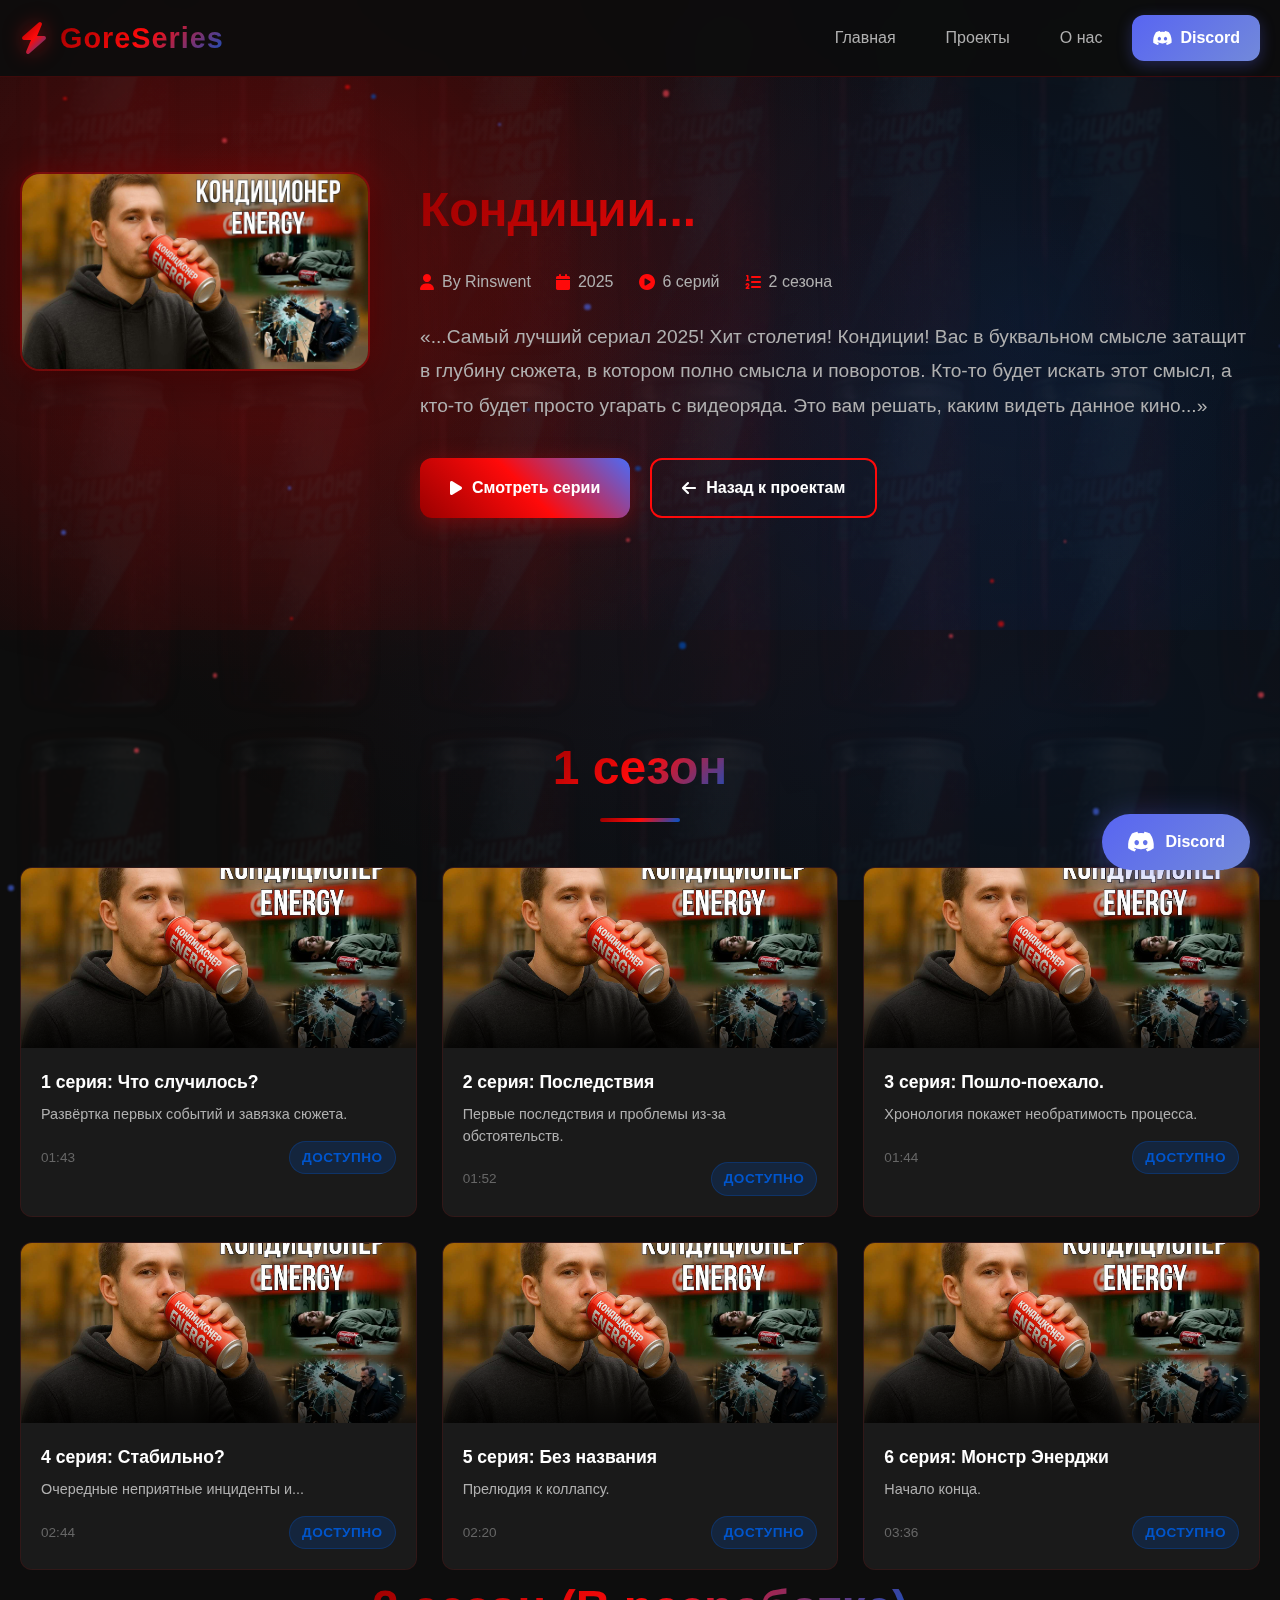
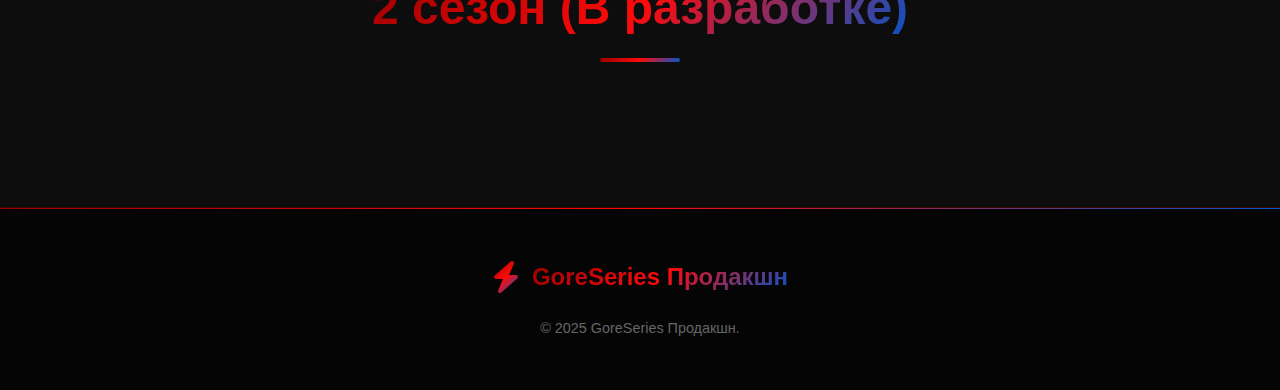
<file: project2.html>
<!DOCTYPE html>
<html lang="ru">
<head>
    <meta charset="UTF-8">
    <meta name="viewport" content="width=device-width, initial-scale=1.0">
    <title>Кондиции... - GoreSeries Продакшн</title>
    
    <meta property="og:title" content="Кондиции... - GoreSeries Продакшн">
    <meta property="og:description" content="Хит столетия!">
    <meta property="og:image" content="https://raw.githubusercontent.com/goreseries/goreseries/refs/heads/main/img/kondicii.jpg">
    <meta property="og:image:width" content="1536">
    <meta property="og:image:height" content="864">
    <meta property="og:url" content="https://goreseries.c6t.ru/">
    <meta property="og:type" content="website">

    <link rel="icon" type="image/png" href="img/GSP_logo.png">
    <link rel="stylesheet" href="https://cdnjs.cloudflare.com/ajax/libs/font-awesome/6.4.0/css/all.min.css">
    <link rel="stylesheet" href="styles/project2.css">
</head>
<body>
    <!-- Energy Drink Pattern Background -->
    <div class="energy-pattern"></div>
    
    <!-- Particle Background -->
    <div class="particles" id="particles"></div>
    
    <!-- Floating Discord Button -->
    <a href="https://discord.gg/YcGrg2nSQz" class="discord-btn-floating" target="_blank">
        <i class="fab fa-discord"></i>
        <span>Discord</span>
    </a>
    
    <!-- Video Modal -->
    <div class="video-modal" id="videoModal">
        <div class="video-container">
            <div class="video-header">
                <div class="video-title" id="modalTitle">Просмотр серии</div>
                <button class="close-btn" id="closeModal">
                    <i class="fas fa-times"></i>
                </button>
            </div>
            <div class="video-content" id="videoContent">
                <video class="video-player" id="videoPlayer" controls controlsList="nodownload">
                    Ваш браузер не поддерживает видео тег.
                </video>
            </div>
        </div>
    </div>
    
    <!-- Header -->
    <header>
        <div class="container">
            <div class="header-content">
                <div class="logo">
                    <i class="fas fa-bolt logo-icon"></i>
                    <h1>GoreSeries</h1>
                </div>
                <nav>
                    <ul>
                        <li><a href="index.html">Главная</a></li>
                        <li><a href="index.html#projects">Проекты</a></li>
                        <li><a href="about.html">О нас</a></li>
                        <li>
                            <a href="https://discord.gg/YcGrg2nSQz" class="discord-btn-header" target="_blank">
                                <i class="fab fa-discord"></i>
                                Discord
                            </a>
                        </li>
                    </ul>
                </nav>
            </div>
        </div>
    </header>

    <!-- Project Hero Section -->
    <section class="project-hero">
        <div class="project-hero-bg"></div>
        <div class="container">
            <div class="project-hero-content">
                <div class="project-poster">
                    <img src="img/kondicii.jpg" alt="Кондиции...">
                </div>
                <div class="project-info">
                    <h1>Кондиции...</h1>
                    <div class="project-meta">
                        <span><i class="fas fa-user"></i> By Rinswent</span>
                        <span><i class="fas fa-calendar"></i> 2025</span>
                        <span><i class="fas fa-play-circle"></i> 6 серий</span>
                        <span><i class="fas fa-list-ol"></i> 2 сезона</span>
                    </div>
                    <p class="project-description">
                        «...Самый лучший сериал 2025! Хит столетия! Кондиции! Вас в буквальном смысле затащит в глубину сюжета, в котором полно смысла и поворотов. Кто-то будет искать этот смысл, а кто-то будет просто угарать с видеоряда. Это вам решать, каким видеть данное кино...»
                    </p>
                    <div class="btn-group">
                        <a href="#episodes" class="btn">
                            <i class="fas fa-play"></i>
                            Смотреть серии
                        </a>
                        <a href="index.html#projects" class="btn btn-outline">
                            <i class="fas fa-arrow-left"></i>
                            Назад к проектам
                        </a>
                    </div>
                </div>
            </div>
        </div>
    </section>

    <!-- Episodes Section -->
    <section class="section" id="episodes">
        <div class="container">
            <div class="section-title">
                <h2>1 сезон</h2>
            </div>
            <div class="episodes-grid">
                <!-- Серия 1 -->
                <div class="episode-card">
                    <div class="episode-img" style="background-image: url('img/kondicii.jpg')"></div>
                    <div class="episode-overlay">
                        <button class="btn watch-btn" data-episode="1" data-video="https://www.dropbox.com/scl/fi/1p1qkwxm07bw5q7gdcb6c/SPOILER_1-1.mp4?rlkey=vspqdkdxv8kbcibcb9q7unalo&st=e4jt23xr&dl=1">
                            <i class="fas fa-play"></i>
                            Смотреть
                        </button>
                    </div>
                    <div class="episode-info">
                        <h3>1 серия: Что случилось?</h3>
                        <p>Развёртка первых событий и завязка сюжета.</p>
                        <div class="episode-meta">
                            <span>01:43</span>
                            <span class="status-badge available">Доступно</span>
                        </div>
                    </div>
                </div>
                
                <!-- Серия 2 -->
                <div class="episode-card">
                    <div class="episode-img" style="background-image: url('img/kondicii.jpg')"></div>
                    <div class="episode-overlay">
                        <button class="btn watch-btn" data-episode="2" data-video="https://www.dropbox.com/scl/fi/yndu9cjl3fan4muaxps6q/SPOILER_1-2.mp4?rlkey=zpa2iump08y3q6bygeo3r1g1h&st=1qalmxox&dl=1">
                            <i class="fas fa-play"></i>
                            Смотреть
                        </button>
                    </div>
                    <div class="episode-info">
                        <h3>2 серия: Последствия</h3>
                        <p>Первые последствия и проблемы из-за обстоятельств.</p>
                        <div class="episode-meta">
                            <span>01:52</span>
                            <span class="status-badge available">Доступно</span>
                        </div>
                    </div>
                </div>
                
                <!-- Серия 3 -->
                <div class="episode-card">
                    <div class="episode-img" style="background-image: url('img/kondicii.jpg')"></div>
                    <div class="episode-overlay">
                        <button class="btn watch-btn" data-episode="3" data-video="https://www.dropbox.com/scl/fi/x6zehtgsjxdv121f64lnj/SPOILER_1-3.mp4?rlkey=zee9m6v47dr96wzmv7ddh613v&st=zydajq2d&dl=1">
                            <i class="fas fa-play"></i>
                            Смотреть
                        </button>
                    </div>
                    <div class="episode-info">
                        <h3>3 серия: Пошло-поехало.</h3>
                        <p>Хронология покажет необратимость процесса.</p>
                        <div class="episode-meta">
                            <span>01:44</span>
                            <span class="status-badge available">Доступно</span>
                        </div>
                    </div>
                </div>
                
                <!-- Серия 4 -->
                <div class="episode-card">
                    <div class="episode-img" style="background-image: url('img/kondicii.jpg')"></div>
                    <div class="episode-overlay">
                        <button class="btn watch-btn" data-episode="4" data-video="https://www.dropbox.com/scl/fi/0v09r0nosry4vp56d3crx/1-4.mp4?rlkey=fdtvjq7cxsj64mwv6w6hpv9z1&st=nqzwz94q&dl=1">
                            <i class="fas fa-play"></i>
                            Смотреть
                        </button>
                    </div>
                    <div class="episode-info">
                        <h3>4 серия: Стабильно?</h3>
                        <p>Очередные неприятные инциденты и...</p>
                        <div class="episode-meta">
                            <span>02:44</span>
                            <span class="status-badge available">Доступно</span>
                        </div>
                    </div>
                </div>
                
                <!-- Серия 5 -->
                <div class="episode-card">
                    <div class="episode-img" style="background-image: url('img/kondicii.jpg')"></div>
                    <div class="episode-overlay">
                        <button class="btn watch-btn" data-episode="4" data-video="https://www.dropbox.com/scl/fi/zfe9iz1vydbcodsje1y96/5-..mp4?rlkey=bhxr0np0wk1pdi7n01bjbhg3d&st=zygzxy4j&dl=1">
                            <i class="fas fa-play"></i>
                            Смотреть
                        </button>
                    </div>
                    <div class="episode-info">
                        <h3>5 серия: Без названия</h3>
                        <p>Прелюдия к коллапсу.</p>
                        <div class="episode-meta">
                            <span>02:20</span>
                            <span class="status-badge available">Доступно</span>
                        </div>
                    </div>
                </div>

                <!-- Серия 6 -->
                <div class="episode-card">
                    <div class="episode-img" style="background-image: url('img/kondicii.jpg')"></div>
                    <div class="episode-overlay">
                        <button class="btn watch-btn" data-episode="4" data-video="https://www.dropbox.com/scl/fi/c9p98s9w7g7gmd3d67ntk/6-..mp4?rlkey=vyw2hqd0ioq6uwd0gtsx9hf75&st=6rxkew1x&dl=1">
                            <i class="fas fa-play"></i>
                            Смотреть
                        </button>
                    </div>
                    <div class="episode-info">
                        <h3>6 серия: Монстр Энерджи</h3>
                        <p>Начало конца.</p>
                        <div class="episode-meta">
                            <span>03:36</span>
                            <span class="status-badge available">Доступно</span>
                        </div>
                    </div>
                </div>
            </div>

            <!--2 сезон-->
            <div class="section-title">
                <h2>2 сезон (В разработке)</h2>
                    </div>
                <div class="episodes-grid">
            </div>
        </div>
    </section>

    <!-- Footer -->
    <footer>
        <div class="container">
            <div class="footer-content">
                <div class="footer-logo">
                    <i class="fas fa-bolt"></i>
                    <h2>GoreSeries Продакшн</h2>
                </div>
                <div class="copyright">
                    <p>&copy; 2025 GoreSeries Продакшн.</p>
                </div>
            </div>
        </div>
    </footer>

    <script>
        // Создание частиц для фона
        document.addEventListener('DOMContentLoaded', function() {
            const particlesContainer = document.getElementById('particles');
            const particleCount = 30;
            
            for (let i = 0; i < particleCount; i++) {
                const particle = document.createElement('div');
                particle.classList.add('particle');
                
                const size = Math.random() * 5 + 2;
                particle.style.width = `${size}px`;
                particle.style.height = `${size}px`;
                
                particle.style.left = `${Math.random() * 100}vw`;
                particle.style.top = `${Math.random() * 100}vh`;
                
                particle.style.animationDelay = `${Math.random() * 15}s`;
                
                const colors = ['var(--energy-red)', 'var(--energy-blue)', 'var(--accent-red)', 'var(--accent-blue)'];
                particle.style.background = colors[Math.floor(Math.random() * colors.length)];
                
                particlesContainer.appendChild(particle);
            }
            
            // Плавная прокрутка без затемнения
            document.querySelectorAll('nav a, .btn[href^="#"]').forEach(anchor => {
                anchor.addEventListener('click', function(e) {
                    if (this.getAttribute('href').startsWith('#')) {
                        e.preventDefault();
                        
                        const targetId = this.getAttribute('href');
                        const targetElement = document.querySelector(targetId);
                        
                        window.scrollTo({
                            top: targetElement.offsetTop - 80,
                            behavior: 'smooth'
                        });
                    }
                });
            });

            // Обработчики для кнопок просмотра серий
            const videoModal = document.getElementById('videoModal');
            const closeModal = document.getElementById('closeModal');
            const modalTitle = document.getElementById('modalTitle');
            const videoPlayer = document.getElementById('videoPlayer');
            const watchButtons = document.querySelectorAll('.watch-btn');

            // Открытие модального окна
            watchButtons.forEach(button => {
                button.addEventListener('click', function() {
                    const episodeNumber = this.getAttribute('data-episode');
                    const episodeTitle = this.closest('.episode-card').querySelector('h3').textContent;
                    const videoUrl = this.getAttribute('data-video');
                    
                    modalTitle.textContent = episodeTitle;
                    
                    // Загружаем и показываем видео
                    if (videoUrl) {
                        // Проверяем, поддерживает ли браузер формат видео
                        videoPlayer.src = videoUrl;
                        videoPlayer.load();
                        videoPlayer.style.display = 'block';
                        
                        // Показываем сообщение, если видео не загружается
                        videoPlayer.addEventListener('error', function() {
                            console.error('Ошибка загрузки видео:', videoUrl);
                            alert('Не удалось загрузить видео. Пожалуйста, проверьте ссылку или попробуйте позже.');
                        });
                    }
                    
                    videoModal.classList.add('active');
                    document.body.style.overflow = 'hidden';
                });
            });

            // Закрытие модального окна
            closeModal.addEventListener('click', function() {
                videoModal.classList.remove('active');
                document.body.style.overflow = 'auto';
                // Останавливаем видео при закрытии
                videoPlayer.pause();
                videoPlayer.currentTime = 0;
            });

            // Закрытие модального окна при клике вне его
            videoModal.addEventListener('click', function(e) {
                if (e.target === videoModal) {
                    videoModal.classList.remove('active');
                    document.body.style.overflow = 'auto';
                    // Останавливаем видео при закрытии
                    videoPlayer.pause();
                    videoPlayer.currentTime = 0;
                }
            });

            // Закрытие модального окна клавишей ESC
            document.addEventListener('keydown', function(e) {
                if (e.key === 'Escape' && videoModal.classList.contains('active')) {
                    videoModal.classList.remove('active');
                    document.body.style.overflow = 'auto';
                    // Останавливаем видео при закрытии
                    videoPlayer.pause();
                    videoPlayer.currentTime = 0;
                }
            });
        });
    </script>
</body>
</html>
</file>
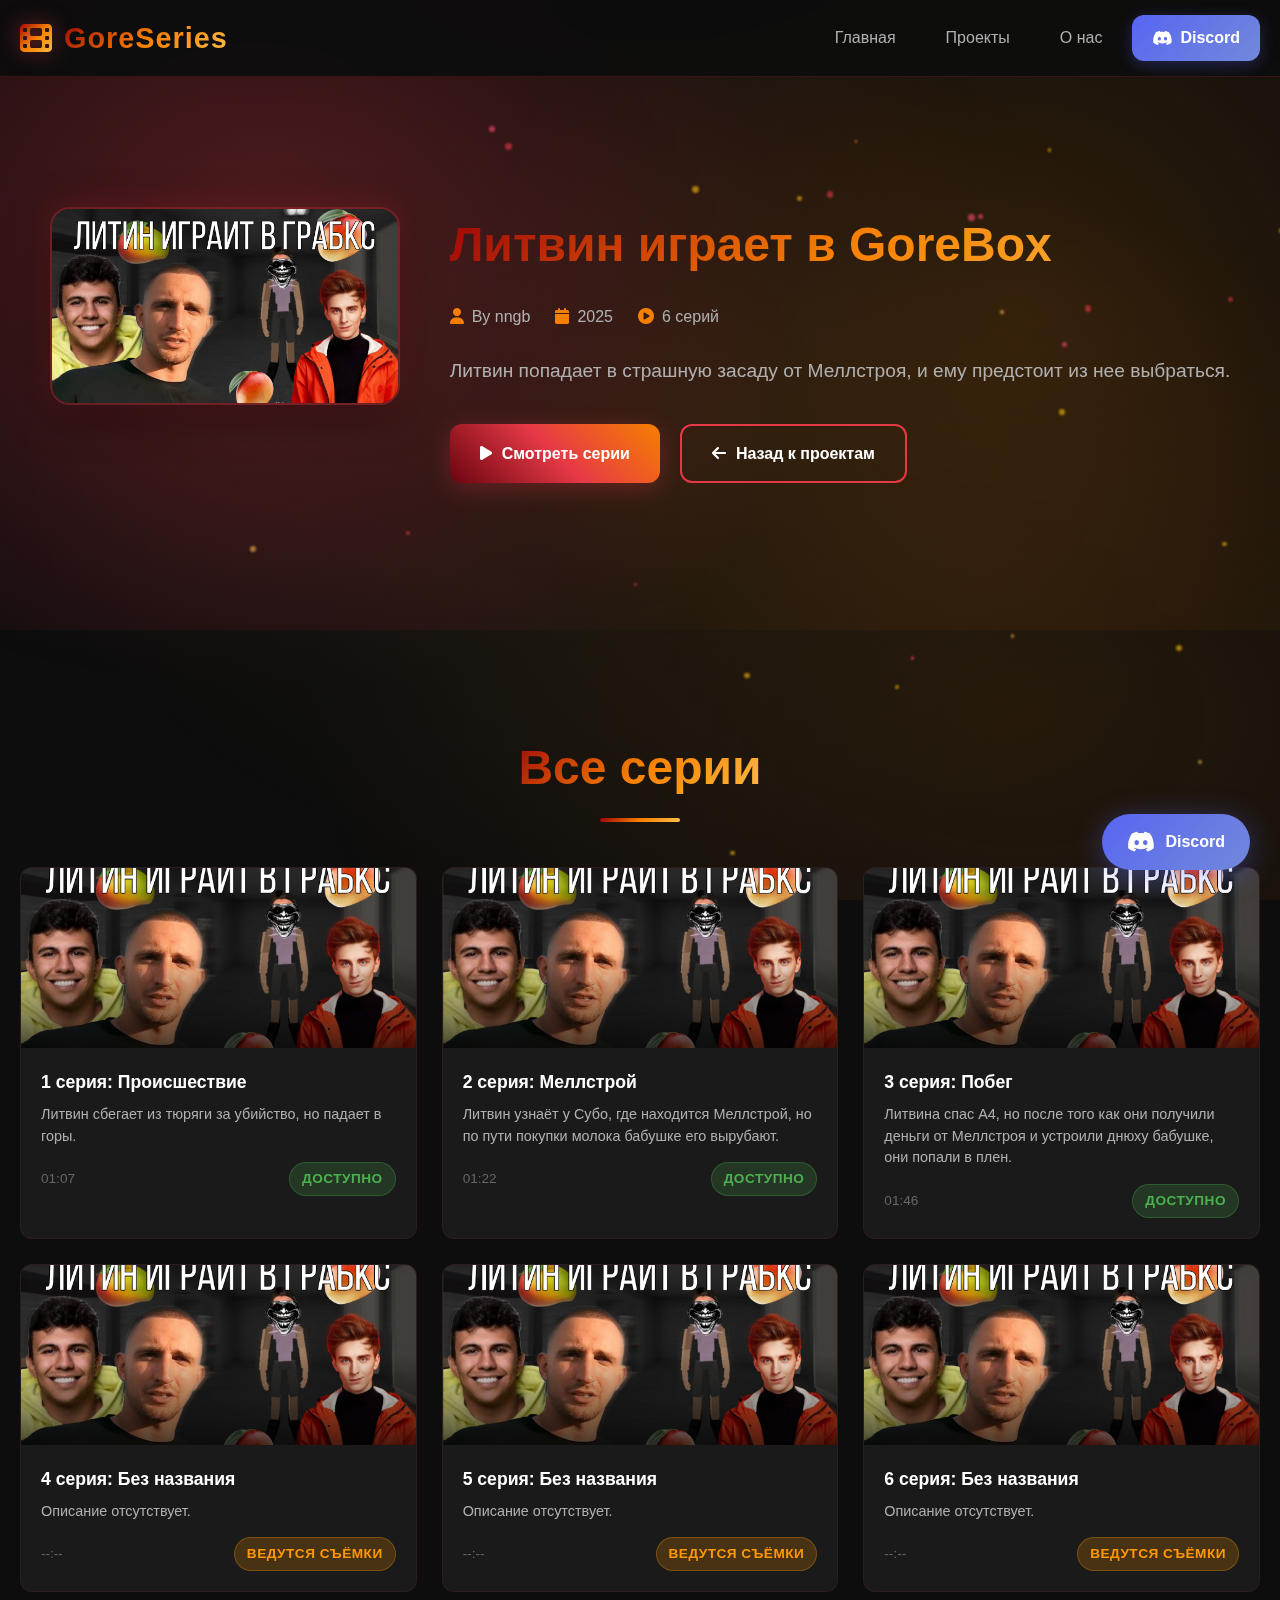
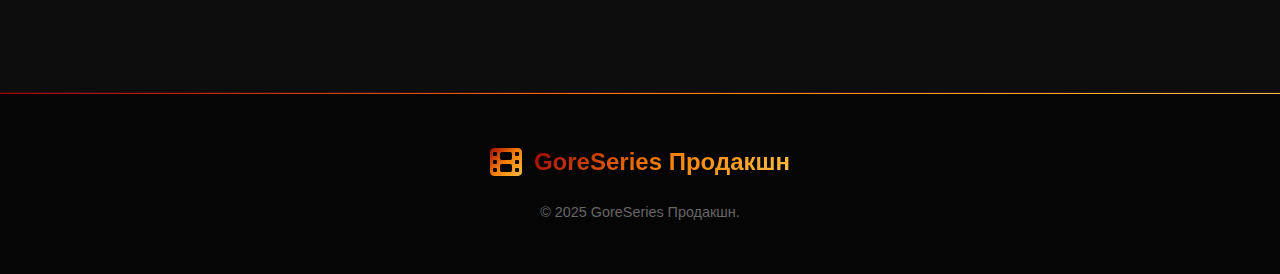
<file: project3.html>
<!DOCTYPE html>
<html lang="ru">
<head>
    <meta charset="UTF-8">
    <meta name="viewport" content="width=device-width, initial-scale=1.0">
    <title>Литвин играет в GoreBox - GoreSeries Продакшн</title>
    
    <meta property="og:title" content="Литвин играет в GoreBox - GoreSeries Продакшн">
    <meta property="og:description" content="Литвин попадает в страшную засаду от Меллстроя, и ему предстоит из нее выбраться">
    <meta property="og:image" content="https://raw.githubusercontent.com/goreseries/goreseries/refs/heads/main/img/litvin.jpg">
    <meta property="og:image:width" content="1280">
    <meta property="og:image:height" content="720">
    <meta property="og:url" content="https://goreseries.c6t.ru/">
    <meta property="og:type" content="website">

    <link rel="icon" type="image/png" href="img/GSP_logo.png">
    <link rel="stylesheet" href="https://cdnjs.cloudflare.com/ajax/libs/font-awesome/6.4.0/css/all.min.css">
    <link rel="stylesheet" href="styles/defProject.css">
</head>
<body>
    <!-- Particle Background -->
    <div class="particles" id="particles"></div>
    
    <!-- Floating Discord Button -->
    <a href="https://discord.gg/YcGrg2nSQz" class="discord-btn-floating" target="_blank">
        <i class="fab fa-discord"></i>
        <span>Discord</span>
    </a>
    
    <!-- Video Modal -->
    <div class="video-modal" id="videoModal">
        <div class="video-container">
            <div class="video-header">
                <div class="video-title" id="modalTitle">Просмотр серии</div>
                <button class="close-btn" id="closeModal">
                    <i class="fas fa-times"></i>
                </button>
            </div>
            <div class="video-content" id="videoContent">
                <video class="video-player" id="videoPlayer" controls controlsList="nodownload">
                    Ваш браузер не поддерживает видео тег.
                </video>
            </div>
        </div>
    </div>
    
    <!-- Header -->
    <header>
        <div class="container">
            <div class="header-content">
                <div class="logo">
                    <i class="fas fa-film logo-icon"></i>
                    <h1>GoreSeries</h1>
                </div>
                <nav>
                    <ul>
                        <li><a href="index.html">Главная</a></li>
                        <li><a href="index.html#projects">Проекты</a></li>
                        <li><a href="about.html">О нас</a></li>
                        <li>
                            <a href="https://discord.gg/YcGrg2nSQz" class="discord-btn-header" target="_blank">
                                <i class="fab fa-discord"></i>
                                Discord
                            </a>
                        </li>
                    </ul>
                </nav>
            </div>
        </div>
    </header>

    <!-- Project Hero Section -->
    <section class="project-hero">
        <div class="project-hero-bg"></div>
        <div class="container">
            <div class="project-hero-content">
                <div class="project-poster">
                    <img src="img/litvin.jpg" alt="Литвин играет в GoreBox">
                </div>
                <div class="project-info">
                    <h1>Литвин играет в GoreBox</h1>
                    <div class="project-meta">
                        <span><i class="fas fa-user"></i> By nngb</span>
                        <span><i class="fas fa-calendar"></i> 2025</span>
                        <span><i class="fas fa-play-circle"></i> 6 серий</span>
                    </div>
                    <p class="project-description">
                        Литвин попадает в страшную засаду от Меллстроя, и ему предстоит из нее выбраться.
                    </p>
                    <div class="btn-group">
                        <a href="#episodes" class="btn">
                            <i class="fas fa-play"></i>
                            Смотреть серии
                        </a>
                        <a href="index.html#projects" class="btn btn-outline">
                            <i class="fas fa-arrow-left"></i>
                            Назад к проектам
                        </a>
                    </div>
                </div>
            </div>
        </div>
    </section>

    <!-- Episodes Section -->
    <section class="section" id="episodes">
        <div class="container">
            <div class="section-title">
                <h2>Все серии</h2>
            </div>
            <div class="episodes-grid">
                <!-- Серия 1 -->
                <div class="episode-card" data-episode="1" data-video="https://www.dropbox.com/scl/fi/5varuitfhe4f5uac7ubwg/1.mp4?rlkey=st526c1h76hoxtrgs54e6d40s&st=bv2hhhoj&dl=1">
                    <div class="episode-img" style="background-image: url('img/litvin.jpg')"></div>
                    <div class="episode-overlay">
                        <div class="btn">
                            <i class="fas fa-play"></i>
                            Смотреть
                        </div>
                    </div>
                    <div class="episode-info">
                        <h3>1 серия: Происшествие</h3>
                        <p>Литвин сбегает из тюряги за убийство, но падает в горы.</p>
                        <div class="episode-meta">
                            <span>01:07</span>
                            <span class="status-badge">Доступно</span>
                        </div>
                    </div>
                </div>
                
                <!-- Серия 2 -->
                <div class="episode-card" data-episode="2" data-video="https://www.dropbox.com/scl/fi/2kn1tveyea450fwrnk8yg/2.mp4?rlkey=klxfaejvryzlb22y4kp6feq2g&st=d2h7dklg&dl=1">
                    <div class="episode-img" style="background-image: url('img/litvin.jpg')"></div>
                    <div class="episode-overlay">
                        <div class="btn">
                            <i class="fas fa-play"></i>
                            Смотреть
                        </div>
                    </div>
                    <div class="episode-info">
                        <h3>2 серия: Меллстрой</h3>
                        <p>Литвин узнаёт у Субо, где находится Меллстрой, но по пути покупки молока бабушке его вырубают.</p>
                        <div class="episode-meta">
                            <span>01:22</span>
                            <span class="status-badge">Доступно</span>
                        </div>
                    </div>
                </div>
                
                <!-- Серия 3 -->
                <div class="episode-card" data-episode="3" data-video="https://www.dropbox.com/scl/fi/ckq3vpc6kwsukyyg4s6ij/3.mp4?rlkey=p5livwqi1ztmg2tx18gz6jwfm&st=sadzxwna&dl=1">
                    <div class="episode-img" style="background-image: url('img/litvin.jpg')"></div>
                    <div class="episode-overlay">
                        <div class="btn">
                            <i class="fas fa-play"></i>
                            Смотреть
                        </div>
                    </div>
                    <div class="episode-info">
                        <h3>3 серия: Побег</h3>
                        <p>Литвина спас А4, но после того как они получили деньги от Меллстроя и устроили днюху бабушке, они попали в плен.</p>
                        <div class="episode-meta">
                            <span>01:46</span>
                            <span class="status-badge">Доступно</span>
                        </div>
                    </div>
                </div>
                
                <!-- Серия 4 (Ведутся съёмки) -->
                <div class="episode-card">
                    <div class="episode-img" style="background-image: url('img/litvin.jpg')"></div>
                    <div class="episode-overlay">
                        <div class="status-badge in-progress">Ведутся съёмки</div>
                    </div>
                    <div class="episode-info">
                        <h3>4 серия: Без названия</h3>
                        <p>Описание отсутствует.</p>
                        <div class="episode-meta">
                            <span>--:--</span>
                            <span class="status-badge in-progress">Ведутся съёмки</span>
                        </div>
                    </div>
                </div>
                
                <!-- Серия 5 (Ведутся съёмки) -->
                <div class="episode-card">
                    <div class="episode-img" style="background-image: url('img/litvin.jpg')"></div>
                    <div class="episode-overlay">
                        <div class="status-badge in-progress">Ведутся съёмки</div>
                    </div>
                    <div class="episode-info">
                        <h3>5 серия: Без названия</h3>
                        <p>Описание отсутствует.</p>
                        <div class="episode-meta">
                            <span>--:--</span>
                            <span class="status-badge in-progress">Ведутся съёмки</span>
                        </div>
                    </div>
                </div>
                
                <!-- Серия 6 (Ведутся съёмки) -->
                <div class="episode-card">
                    <div class="episode-img" style="background-image: url('img/litvin.jpg')"></div>
                    <div class="episode-overlay">
                        <div class="status-badge in-progress">Ведутся съёмки</div>
                    </div>
                    <div class="episode-info">
                        <h3>6 серия: Без названия</h3>
                        <p>Описание отсутствует.</p>
                        <div class="episode-meta">
                            <span>--:--</span>
                            <span class="status-badge in-progress">Ведутся съёмки</span>
                        </div>
                    </div>
                </div>
            </div>
        </div>
    </section>

    <!-- Footer -->
    <footer>
        <div class="container">
            <div class="footer-content">
                <div class="footer-logo">
                    <i class="fas fa-film"></i>
                    <h2>GoreSeries Продакшн</h2>
                </div>
                <div class="copyright">
                    <p>&copy; 2025 GoreSeries Продакшн.</p>
                </div>
            </div>
        </div>
    </footer>

    <script>
        // Создание частиц для фона
        document.addEventListener('DOMContentLoaded', function() {
            const particlesContainer = document.getElementById('particles');
            const particleCount = 30;
            
            for (let i = 0; i < particleCount; i++) {
                const particle = document.createElement('div');
                particle.classList.add('particle');
                
                const size = Math.random() * 5 + 2;
                particle.style.width = `${size}px`;
                particle.style.height = `${size}px`;
                
                particle.style.left = `${Math.random() * 100}vw`;
                particle.style.top = `${Math.random() * 100}vh`;
                
                particle.style.animationDelay = `${Math.random() * 15}s`;
                
                const colors = ['var(--primary-red)', 'var(--primary-yellow)', 'var(--accent-red)', 'var(--accent-yellow)'];
                particle.style.background = colors[Math.floor(Math.random() * colors.length)];
                
                particlesContainer.appendChild(particle);
            }
            
            // Плавная прокрутка
            document.querySelectorAll('nav a, .btn[href^="#"]').forEach(anchor => {
                anchor.addEventListener('click', function(e) {
                    if (this.getAttribute('href').startsWith('#')) {
                        e.preventDefault();
                        
                        const targetId = this.getAttribute('href');
                        const targetElement = document.querySelector(targetId);
                        
                        window.scrollTo({
                            top: targetElement.offsetTop - 80,
                            behavior: 'smooth'
                        });
                    }
                });
            });

            // Обработчики для карточек серий
            const videoModal = document.getElementById('videoModal');
            const closeModal = document.getElementById('closeModal');
            const modalTitle = document.getElementById('modalTitle');
            const videoPlayer = document.getElementById('videoPlayer');
            const episodeCards = document.querySelectorAll('.episode-card[data-video]');

            // Открытие модального окна при клике на карточку
            episodeCards.forEach(card => {
                card.addEventListener('click', function() {
                    const episodeTitle = this.querySelector('h3').textContent;
                    const videoUrl = this.getAttribute('data-video');
                    
                    modalTitle.textContent = episodeTitle;
                    
                    // Загружаем и показываем видео
                    if (videoUrl) {
                        videoPlayer.src = videoUrl;
                        videoPlayer.load();
                        videoPlayer.style.display = 'block';
                        
                        // Показываем сообщение, если видео не загружается
                        videoPlayer.addEventListener('error', function() {
                            console.error('Ошибка загрузки видео:', videoUrl);
                            alert('Не удалось загрузить видео. Пожалуйста, проверьте ссылку или попробуйте позже.');
                        });
                    }
                    
                    videoModal.classList.add('active');
                    document.body.style.overflow = 'hidden';
                });
            });

            // Закрытие модального окна
            closeModal.addEventListener('click', function() {
                videoModal.classList.remove('active');
                document.body.style.overflow = 'auto';
                // Останавливаем видео при закрытии
                videoPlayer.pause();
                videoPlayer.currentTime = 0;
            });

            // Закрытие модального окна при клике вне его
            videoModal.addEventListener('click', function(e) {
                if (e.target === videoModal) {
                    videoModal.classList.remove('active');
                    document.body.style.overflow = 'auto';
                    // Останавливаем видео при закрытии
                    videoPlayer.pause();
                    videoPlayer.currentTime = 0;
                }
            });

            // Закрытие модального окна клавишей ESC
            document.addEventListener('keydown', function(e) {
                if (e.key === 'Escape' && videoModal.classList.contains('active')) {
                    videoModal.classList.remove('active');
                    document.body.style.overflow = 'auto';
                    // Останавливаем видео при закрытии
                    videoPlayer.pause();
                    videoPlayer.currentTime = 0;
                }
            });
        });
    </script>
</body>
</html>
</file>
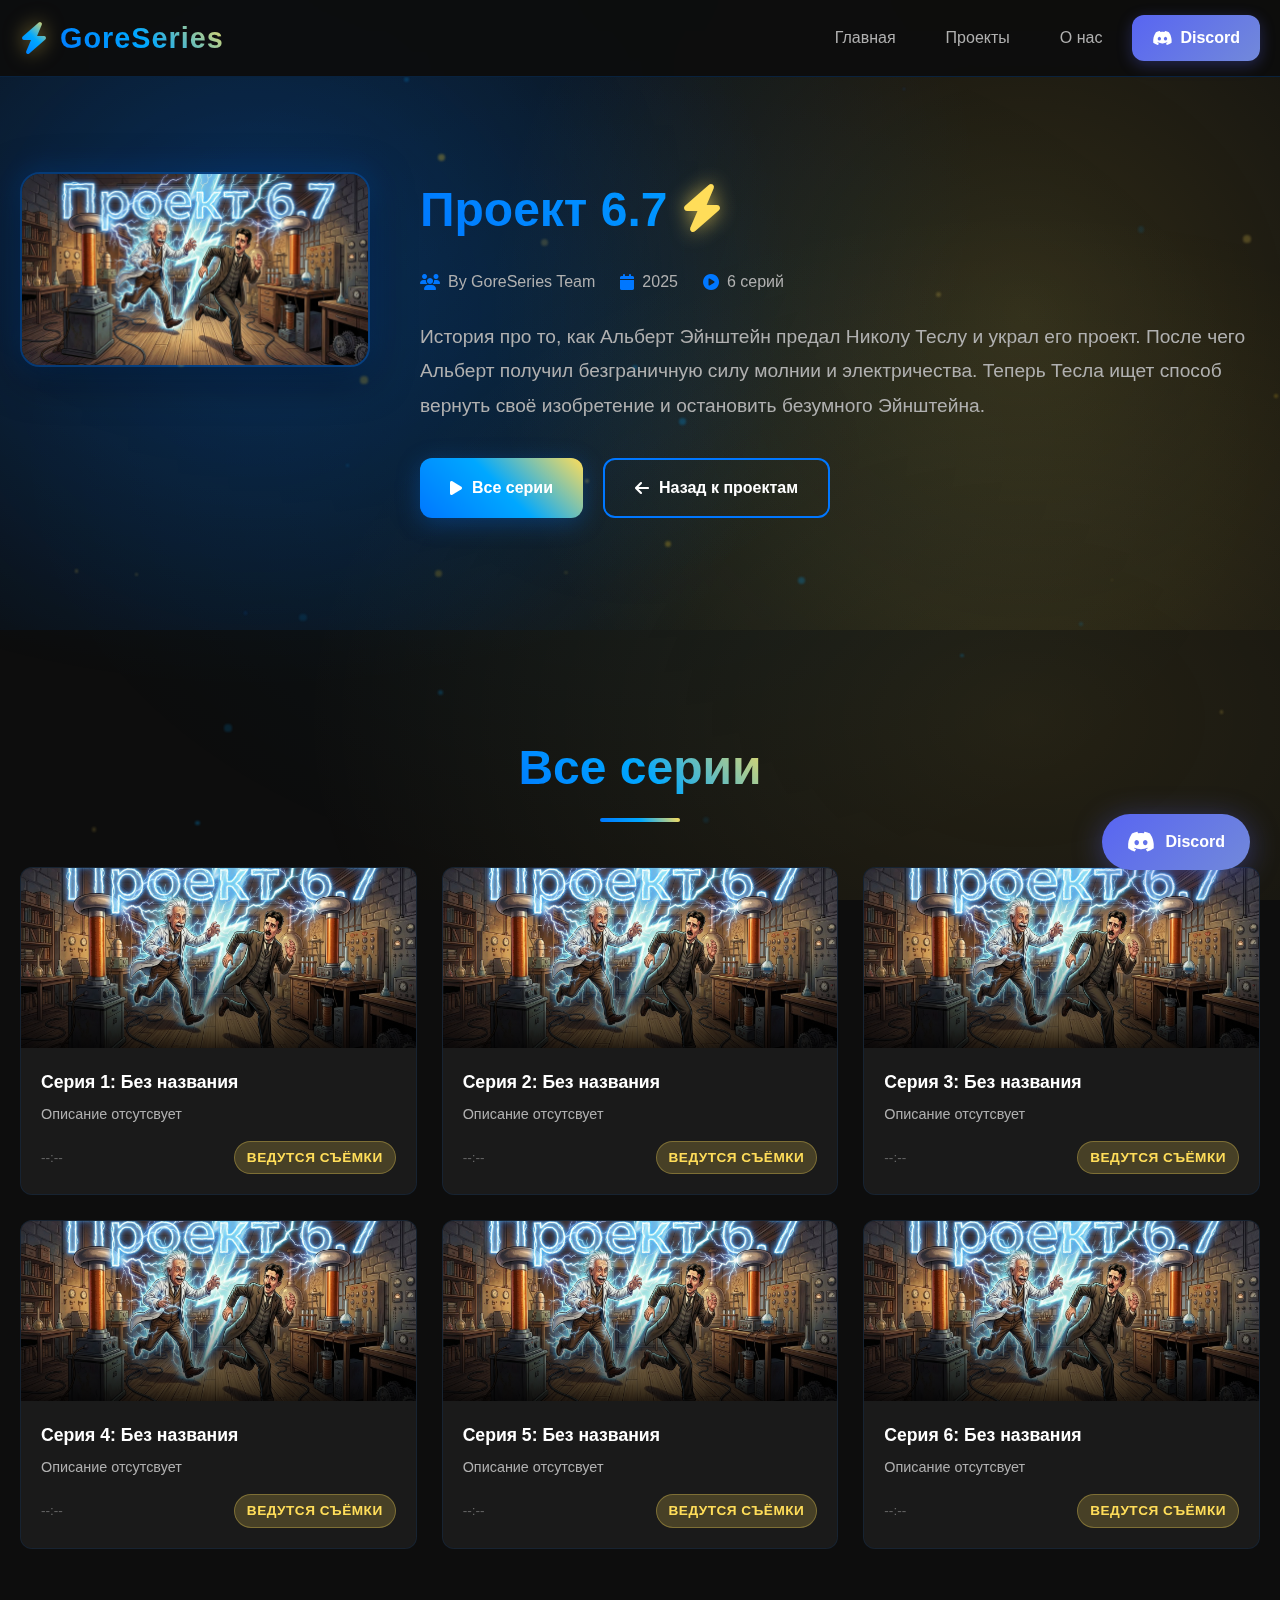
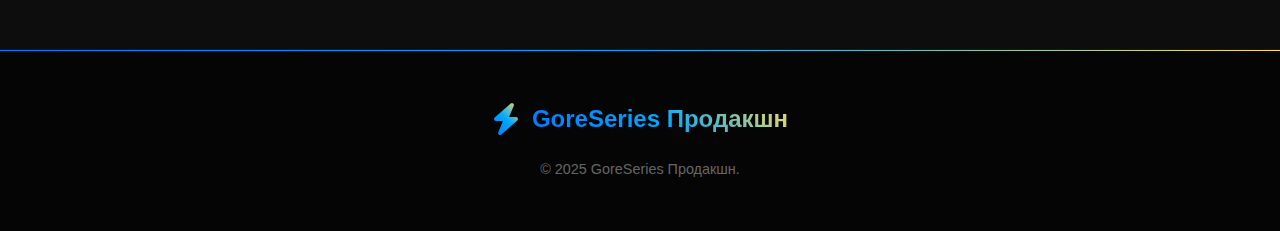
<file: project4.html>
<!DOCTYPE html>
<html lang="ru">
<head>
    <meta charset="UTF-8">
    <meta name="viewport" content="width=device-width, initial-scale=1.0">
    <title>Проект 6.7 - GoreSeries Продакшн</title>
    
    <meta property="og:title" content="Проект 6.7 - GoreSeries Продакшн">
    <meta property="og:description" content="История про то, как Альберт Эйнштейн предал Николу Теслу и украл его проект">
    <meta property="og:image" content="https://raw.githubusercontent.com/goreseries/goreseries/refs/heads/main/img/67.jpg">
    <meta property="og:image:width" content="1392">
    <meta property="og:image:height" content="768">
    <meta property="og:url" content="https://goreseries.c6t.ru/">
    <meta property="og:type" content="website">

    <link rel="icon" type="image/png" href="img/GSP_logo.png">
    <link rel="stylesheet" href="https://cdnjs.cloudflare.com/ajax/libs/font-awesome/6.4.0/css/all.min.css">
    <link rel="stylesheet" href="styles/project4.css">
</head>
<body>
    <!-- Particle Background -->
    <div class="particles" id="particles"></div>
    
    <!-- Floating Discord Button -->
    <a href="https://discord.gg/YcGrg2nSQz" class="discord-btn-floating" target="_blank">
        <i class="fab fa-discord"></i>
        <span>Discord</span>
    </a>
    
    <!-- Video Modal -->
    <div class="video-modal" id="videoModal">
        <div class="video-container">
            <div class="video-header">
                <div class="video-title" id="modalTitle">Просмотр серии</div>
                <button class="close-btn" id="closeModal">
                    <i class="fas fa-times"></i>
                </button>
            </div>
            <div class="video-content" id="videoContent">
                <div class="video-placeholder">
                    <i class="fas fa-bolt" style="color: var(--lightning-yellow);"></i>
                    <p>У серия ведутся съёмки. Скоро здесь появится видео!</p>
                </div>
            </div>
        </div>
    </div>
    
    <!-- Header -->
    <header>
        <div class="container">
            <div class="header-content">
                <div class="logo">
                    <i class="fas fa-bolt logo-icon"></i>
                    <h1>GoreSeries</h1>
                </div>
                <nav>
                    <ul>
                        <li><a href="index.html">Главная</a></li>
                        <li><a href="index.html#projects">Проекты</a></li>
                        <li><a href="about.html">О нас</a></li>
                        <li>
                            <a href="https://discord.gg/YcGrg2nSQz" class="discord-btn-header" target="_blank">
                                <i class="fab fa-discord"></i>
                                Discord
                            </a>
                        </li>
                    </ul>
                </nav>
            </div>
        </div>
    </header>

    <!-- Project Hero Section -->
    <section class="project-hero">
        <div class="project-hero-bg"></div>
        <div class="container">
            <div class="project-hero-content">
                <div class="project-poster">
                    <img src="img/67.jpg" alt="Проект 6.7">
                </div>
                <div class="project-info">
                    <h1>Проект 6.7 <i class="fas fa-bolt project-title-emoji"></i></h1>
                    <div class="project-meta">
                        <span><i class="fas fa-users"></i> By GoreSeries Team</span>
                        <span><i class="fas fa-calendar"></i> 2025</span>
                        <span><i class="fas fa-play-circle"></i> 6 серий</span>
                    </div>
                    <p class="project-description">
                        История про то, как Альберт Эйнштейн предал Николу Теслу и украл его проект. После чего Альберт получил безграничную силу молнии и электричества. Теперь Тесла ищет способ вернуть своё изобретение и остановить безумного Эйнштейна.
                    </p>
                    <div class="btn-group">
                        <a href="#episodes" class="btn">
                            <i class="fas fa-play"></i>
                            Все серии
                        </a>
                        <a href="index.html#projects" class="btn btn-outline">
                            <i class="fas fa-arrow-left"></i>
                            Назад к проектам
                        </a>
                    </div>
                </div>
            </div>
        </div>
    </section>

    <!-- Episodes Section -->
    <section class="section" id="episodes">
        <div class="container">
            <div class="section-title">
                <h2>Все серии</h2>
            </div>
            <div class="episodes-grid">
                <!-- Серия 1 (Ведутся съёмки) -->
                <div class="episode-card" data-episode="1">
                    <div class="episode-img" style="background-image: url('img/67.jpg')"></div>
                    <div class="episode-overlay">
                        <div class="status-badge in-progress">
                            <i class="fas fa-tools"></i> Ведутся съёмки
                        </div>
                    </div>
                    <div class="episode-info">
                        <h3>Серия 1: Без названия</h3>
                        <p>Описание отсутсвует</p>
                        <div class="episode-meta">
                            <span>--:--</span>
                            <span class="status-badge in-progress">Ведутся съёмки</span>
                        </div>
                    </div>
                </div>
                
                <!-- Серия 2 (Ведутся съёмки) -->
                <div class="episode-card" data-episode="2">
                    <div class="episode-img" style="background-image: url('img/67.jpg')"></div>
                    <div class="episode-overlay">
                        <div class="status-badge in-progress">
                            <i class="fas fa-tools"></i> Ведутся съёмки
                        </div>
                    </div>
                    <div class="episode-info">
                        <h3>Серия 2: Без названия</h3>
                        <p>Описание отсутсвует</p>
                        <div class="episode-meta">
                            <span>--:--</span>
                            <span class="status-badge in-progress">Ведутся съёмки</span>
                        </div>
                    </div>
                </div>
                
                <!-- Серия 3 (Ведутся съёмки) -->
                <div class="episode-card" data-episode="3">
                    <div class="episode-img" style="background-image: url('img/67.jpg')"></div>
                    <div class="episode-overlay">
                        <div class="status-badge in-progress">
                            <i class="fas fa-tools"></i> Ведутся съёмки
                        </div>
                    </div>
                    <div class="episode-info">
                        <h3>Серия 3: Без названия</h3>
                        <p>Описание отсутсвует</p>
                        <div class="episode-meta">
                            <span>--:--</span>
                            <span class="status-badge in-progress">Ведутся съёмки</span>
                        </div>
                    </div>
                </div>
                
                <!-- Серия 4 (Ведутся съёмки) -->
                <div class="episode-card" data-episode="4">
                    <div class="episode-img" style="background-image: url('img/67.jpg')"></div>
                    <div class="episode-overlay">
                        <div class="status-badge in-progress">
                            <i class="fas fa-tools"></i> Ведутся съёмки
                        </div>
                    </div>
                    <div class="episode-info">
                        <h3>Серия 4: Без названия</h3>
                        <p>Описание отсутсвует</p>
                        <div class="episode-meta">
                            <span>--:--</span>
                            <span class="status-badge in-progress">Ведутся съёмки</span>
                        </div>
                    </div>
                </div>
                
                <!-- Серия 5 (Ведутся съёмки) -->
                <div class="episode-card" data-episode="5">
                    <div class="episode-img" style="background-image: url('img/67.jpg')"></div>
                    <div class="episode-overlay">
                        <div class="status-badge in-progress">
                            <i class="fas fa-tools"></i> Ведутся съёмки
                        </div>
                    </div>
                    <div class="episode-info">
                        <h3>Серия 5: Без названия</h3>
                        <p>Описание отсутсвует</p>
                        <div class="episode-meta">
                            <span>--:--</span>
                            <span class="status-badge in-progress">Ведутся съёмки</span>
                        </div>
                    </div>
                </div>
                
                <!-- Серия 6 (Ведутся съёмки) -->
                <div class="episode-card" data-episode="6">
                    <div class="episode-img" style="background-image: url('img/67.jpg')"></div>
                    <div class="episode-overlay">
                        <div class="status-badge in-progress">
                            <i class="fas fa-tools"></i> Ведутся съёмки
                        </div>
                    </div>
                    <div class="episode-info">
                        <h3>Серия 6: Без названия</h3>
                        <p>Описание отсутсвует</p>
                        <div class="episode-meta">
                            <span>--:--</span>
                            <span class="status-badge in-progress">Ведутся съёмки</span>
                        </div>
                    </div>
                </div>
            </div>
        </div>
    </section>

    <!-- Footer -->
    <footer>
        <div class="container">
            <div class="footer-content">
                <div class="footer-logo">
                    <i class="fas fa-bolt"></i>
                    <h2>GoreSeries Продакшн</h2>
                </div>
                <div class="copyright">
                    <p>&copy; 2025 GoreSeries Продакшн.</p>
                </div>
            </div>
        </div>
    </footer>

    <script>
        document.addEventListener('DOMContentLoaded', function() {
            // Создание частиц (кружочков) для фона
            const particlesContainer = document.getElementById('particles');
            const particleCount = 40; // Больше частиц
            
            for (let i = 0; i < particleCount; i++) {
                const particle = document.createElement('div');
                particle.classList.add('particle');
                
                // Случайный размер от 2 до 8 пикселей
                const size = Math.random() * 6 + 2;
                particle.style.width = `${size}px`;
                particle.style.height = `${size}px`;
                
                // Случайная позиция по всему экрану
                particle.style.left = `${Math.random() * 100}vw`;
                particle.style.top = `${Math.random() * 100}vh`;
                
                // Случайная задержка анимации
                particle.style.animationDelay = `${Math.random() * 15}s`;
                particle.style.animationDuration = `${15 + Math.random() * 10}s`;
                
                // Случайный цвет из желто-синей палитры
                const colors = [
                    'var(--lightning-yellow)',
                    'var(--spark-yellow)',
                    'var(--electric-blue)',
                    'var(--lightning-blue)',
                    'var(--spark-blue)'
                ];
                const color = colors[Math.floor(Math.random() * colors.length)];
                particle.style.background = color;
                
                // Случайная прозрачность
                particle.style.opacity = `${0.1 + Math.random() * 0.2}`;
                
                particlesContainer.appendChild(particle);
            }
            
            // Остальной JavaScript код остается без изменений
            // Плавная прокрутка
            document.querySelectorAll('nav a, .btn[href^="#"]').forEach(anchor => {
                anchor.addEventListener('click', function(e) {
                    if (this.getAttribute('href').startsWith('#')) {
                        e.preventDefault();
                        const targetId = this.getAttribute('href');
                        const targetElement = document.querySelector(targetId);
                        window.scrollTo({
                            top: targetElement.offsetTop - 80,
                            behavior: 'smooth'
                        });
                    }
                });
            });

            // Модальное окно
            const videoModal = document.getElementById('videoModal');
            const closeModal = document.getElementById('closeModal');
            const modalTitle = document.getElementById('modalTitle');
            const episodeCards = document.querySelectorAll('.episode-card');

            episodeCards.forEach(card => {
                card.addEventListener('click', function() {
                    const episodeTitle = this.querySelector('h3').textContent;
                    modalTitle.textContent = episodeTitle + ' - Ведутся съёмки';
                    videoModal.classList.add('active');
                    document.body.style.overflow = 'hidden';
                });
            });

            closeModal.addEventListener('click', function() {
                videoModal.classList.remove('active');
                document.body.style.overflow = 'auto';
            });

            videoModal.addEventListener('click', function(e) {
                if (e.target === videoModal) {
                    videoModal.classList.remove('active');
                    document.body.style.overflow = 'auto';
                }
            });

            document.addEventListener('keydown', function(e) {
                if (e.key === 'Escape' && videoModal.classList.contains('active')) {
                    videoModal.classList.remove('active');
                    document.body.style.overflow = 'auto';
                }
            });
        });
    </script>
</body>
</html>
</file>
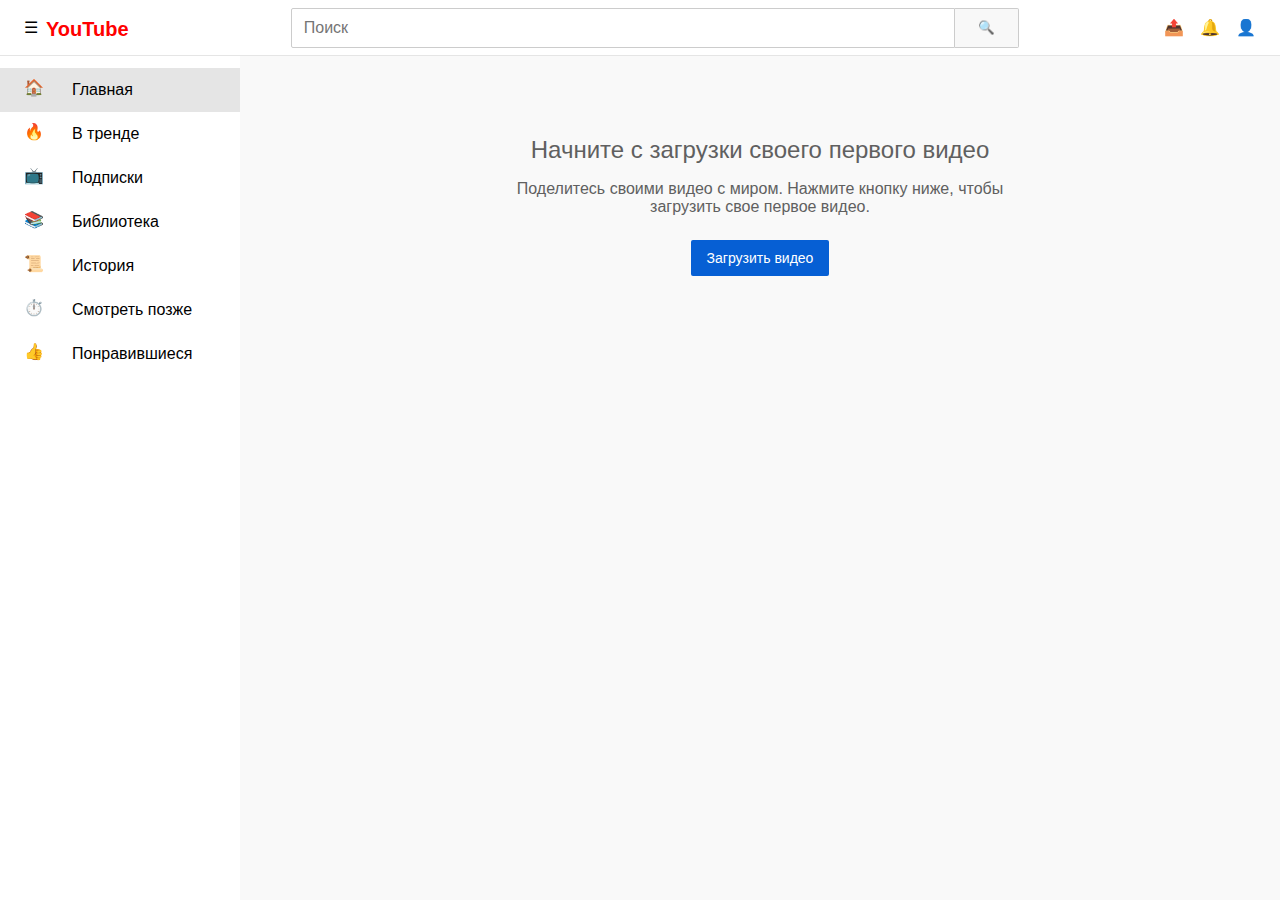
<file: test.html>
<!DOCTYPE html>
<html lang="ru">
<head>
    <meta charset="UTF-8">
    <meta name="viewport" content="width=device-width, initial-scale=1.0">
    <title>YouTube Clone</title>
    <style>
        * {
            margin: 0;
            padding: 0;
            box-sizing: border-box;
            font-family: 'Roboto', Arial, sans-serif;
        }
        
        body {
            background-color: #f9f9f9;
        }
        
        /* Header */
        header {
            display: flex;
            justify-content: space-between;
            align-items: center;
            padding: 0 16px;
            height: 56px;
            background-color: white;
            position: fixed;
            top: 0;
            left: 0;
            right: 0;
            z-index: 100;
            border-bottom: 1px solid #e5e5e5;
        }
        
        .logo-container {
            display: flex;
            align-items: center;
        }
        
        .logo {
            height: 20px;
            margin-right: 25px;
            color: #ff0000;
            font-weight: bold;
            font-size: 20px;
        }
        
        .menu-icon, .search-icon, .upload-icon, .notification-icon, .user-icon {
            padding: 8px;
            cursor: pointer;
        }
        
        .search-container {
            display: flex;
            align-items: center;
            flex: 0 1 728px;
        }
        
        .search-input {
            height: 40px;
            padding: 0 12px;
            border: 1px solid #ccc;
            border-radius: 2px 0 0 2px;
            flex: 1;
            font-size: 16px;
        }
        
        .search-button {
            height: 40px;
            width: 64px;
            border: 1px solid #ccc;
            border-left: none;
            border-radius: 0 2px 2px 0;
            background-color: #f8f8f8;
            cursor: pointer;
        }
        
        .right-icons {
            display: flex;
            align-items: center;
        }
        
        /* Main content */
        .main-container {
            display: flex;
            margin-top: 56px;
        }
        
        /* Sidebar */
        .sidebar {
            width: 240px;
            background-color: white;
            position: fixed;
            top: 56px;
            bottom: 0;
            overflow-y: auto;
            padding-top: 12px;
        }
        
        .sidebar-item {
            display: flex;
            align-items: center;
            padding: 10px 24px;
            cursor: pointer;
        }
        
        .sidebar-item:hover {
            background-color: #f2f2f2;
        }
        
        .sidebar-item.active {
            background-color: #e5e5e5;
        }
        
        .sidebar-icon {
            margin-right: 24px;
            width: 24px;
            height: 24px;
        }
        
        /* Content */
        .content {
            margin-left: 240px;
            padding: 20px;
            width: calc(100% - 240px);
        }
        
        .empty-state {
            text-align: center;
            padding: 60px 20px;
            color: #606060;
        }
        
        .empty-state h2 {
            margin-bottom: 16px;
            font-weight: 400;
        }
        
        .empty-state p {
            margin-bottom: 24px;
            max-width: 500px;
            margin-left: auto;
            margin-right: auto;
        }
        
        .upload-prompt {
            background-color: #065fd4;
            color: white;
            border: none;
            padding: 10px 16px;
            border-radius: 2px;
            cursor: pointer;
            font-size: 14px;
        }
        
        .video-grid {
            display: grid;
            grid-template-columns: repeat(auto-fill, minmax(300px, 1fr));
            gap: 16px;
        }
        
        .video-card {
            cursor: pointer;
            margin-bottom: 40px;
        }
        
        .thumbnail {
            position: relative;
            width: 100%;
            height: 0;
            padding-bottom: 56.25%; /* 16:9 aspect ratio */
            background-color: #e5e5e5;
            border-radius: 10px;
            overflow: hidden;
        }
        
        .thumbnail img {
            position: absolute;
            top: 0;
            left: 0;
            width: 100%;
            height: 100%;
            object-fit: cover;
        }
        
        .video-duration {
            position: absolute;
            bottom: 8px;
            right: 8px;
            background-color: rgba(0, 0, 0, 0.8);
            color: white;
            padding: 2px 4px;
            border-radius: 2px;
            font-size: 12px;
        }
        
        .video-info {
            display: flex;
            margin-top: 12px;
        }
        
        .channel-avatar {
            width: 36px;
            height: 36px;
            border-radius: 50%;
            margin-right: 12px;
            background-color: #aaa;
        }
        
        .video-title {
            font-weight: 500;
            margin-bottom: 6px;
            display: -webkit-box;
            -webkit-line-clamp: 2;
            -webkit-box-orient: vertical;
            overflow: hidden;
        }
        
        .channel-name, .video-stats {
            color: #606060;
            font-size: 14px;
        }
        
        /* Upload Modal */
        .modal {
            display: none;
            position: fixed;
            top: 0;
            left: 0;
            width: 100%;
            height: 100%;
            background-color: rgba(0, 0, 0, 0.5);
            z-index: 1000;
            justify-content: center;
            align-items: center;
        }
        
        .modal-content {
            background-color: white;
            padding: 20px;
            border-radius: 10px;
            width: 500px;
            max-width: 90%;
        }
        
        .modal-header {
            display: flex;
            justify-content: space-between;
            align-items: center;
            margin-bottom: 20px;
        }
        
        .close-modal {
            cursor: pointer;
            font-size: 24px;
        }
        
        .form-group {
            margin-bottom: 15px;
        }
        
        .form-group label {
            display: block;
            margin-bottom: 5px;
        }
        
        .form-control {
            width: 100%;
            padding: 8px;
            border: 1px solid #ddd;
            border-radius: 4px;
        }
        
        .btn {
            padding: 10px 15px;
            border: none;
            border-radius: 4px;
            cursor: pointer;
        }
        
        .btn-primary {
            background-color: #065fd4;
            color: white;
        }
        
        /* Video Player */
        .video-player-container {
            display: none;
            margin-bottom: 20px;
        }
        
        .video-player {
            width: 100%;
            height: 500px;
            background-color: #000;
            border-radius: 10px;
        }
        
        .back-button {
            display: flex;
            align-items: center;
            margin-bottom: 20px;
            cursor: pointer;
            color: #065fd4;
        }
        
        /* Responsive */
        @media (max-width: 1200px) {
            .sidebar {
                width: 72px;
            }
            
            .content {
                margin-left: 72px;
                width: calc(100% - 72px);
            }
            
            .sidebar-item span {
                display: none;
            }
            
            .sidebar-icon {
                margin-right: 0;
            }
        }
        
        @media (max-width: 768px) {
            .search-container {
                display: none;
            }
            
            .video-grid {
                grid-template-columns: 1fr;
            }
        }
    </style>
</head>
<body>
    <!-- Header -->
    <header>
        <div class="logo-container">
            <div class="menu-icon">☰</div>
            <div class="logo">YouTube</div>
        </div>
        
        <div class="search-container">
            <input type="text" class="search-input" placeholder="Поиск">
            <button class="search-button">🔍</button>
        </div>
        
        <div class="right-icons">
            <div class="upload-icon" id="uploadBtn">📤</div>
            <div class="notification-icon">🔔</div>
            <div class="user-icon">👤</div>
        </div>
    </header>
    
    <!-- Main Content -->
    <div class="main-container">
        <!-- Sidebar -->
        <div class="sidebar">
            <div class="sidebar-item active">
                <div class="sidebar-icon">🏠</div>
                <span>Главная</span>
            </div>
            <div class="sidebar-item">
                <div class="sidebar-icon">🔥</div>
                <span>В тренде</span>
            </div>
            <div class="sidebar-item">
                <div class="sidebar-icon">📺</div>
                <span>Подписки</span>
            </div>
            <div class="sidebar-item">
                <div class="sidebar-icon">📚</div>
                <span>Библиотека</span>
            </div>
            <div class="sidebar-item">
                <div class="sidebar-icon">📜</div>
                <span>История</span>
            </div>
            <div class="sidebar-item">
                <div class="sidebar-icon">⏱️</div>
                <span>Смотреть позже</span>
            </div>
            <div class="sidebar-item">
                <div class="sidebar-icon">👍</div>
                <span>Понравившиеся</span>
            </div>
        </div>
        
        <!-- Content -->
        <div class="content">
            <!-- Video Player (hidden by default) -->
            <div class="video-player-container" id="videoPlayerContainer">
                <div class="back-button" id="backButton">← Назад к видео</div>
                <div class="video-player" id="videoPlayer">
                    <!-- Video will be displayed here -->
                </div>
            </div>
            
            <!-- Empty State or Video Grid -->
            <div id="contentArea">
                <div class="empty-state" id="emptyState">
                    <h2>Начните с загрузки своего первого видео</h2>
                    <p>Поделитесь своими видео с миром. Нажмите кнопку ниже, чтобы загрузить свое первое видео.</p>
                    <button class="upload-prompt" id="uploadPromptBtn">Загрузить видео</button>
                </div>
                
                <div class="video-grid" id="videoGrid" style="display: none;">
                    <!-- Videos will be dynamically added here -->
                </div>
            </div>
        </div>
    </div>
    
    <!-- Upload Modal -->
    <div class="modal" id="uploadModal">
        <div class="modal-content">
            <div class="modal-header">
                <h2>Загрузить видео</h2>
                <div class="close-modal" id="closeModal">&times;</div>
            </div>
            <form id="uploadForm">
                <div class="form-group">
                    <label for="videoTitle">Название видео *</label>
                    <input type="text" id="videoTitle" class="form-control" required>
                </div>
                <div class="form-group">
                    <label for="videoDescription">Описание</label>
                    <textarea id="videoDescription" class="form-control" rows="3"></textarea>
                </div>
                <div class="form-group">
                    <label for="videoFile">Видео файл *</label>
                    <input type="file" id="videoFile" class="form-control" accept="video/*" required>
                </div>
                <div class="form-group">
                    <label for="thumbnailFile">Превью (опционально)</label>
                    <input type="file" id="thumbnailFile" class="form-control" accept="image/*">
                </div>
                <button type="submit" class="btn btn-primary">Загрузить</button>
            </form>
        </div>
    </div>
    
    <script>
        // DOM Elements
        const contentArea = document.getElementById('contentArea');
        const emptyState = document.getElementById('emptyState');
        const videoGrid = document.getElementById('videoGrid');
        const uploadBtn = document.getElementById('uploadBtn');
        const uploadPromptBtn = document.getElementById('uploadPromptBtn');
        const uploadModal = document.getElementById('uploadModal');
        const closeModal = document.getElementById('closeModal');
        const uploadForm = document.getElementById('uploadForm');
        const videoPlayerContainer = document.getElementById('videoPlayerContainer');
        const videoPlayer = document.getElementById('videoPlayer');
        const backButton = document.getElementById('backButton');
        
        // User uploaded videos (stored in localStorage)
        let userVideos = JSON.parse(localStorage.getItem('userVideos')) || [];
        
        // Initialize the page
        function init() {
            checkContentState();
            
            // Event listeners
            uploadBtn.addEventListener('click', openUploadModal);
            uploadPromptBtn.addEventListener('click', openUploadModal);
            
            closeModal.addEventListener('click', () => {
                uploadModal.style.display = 'none';
            });
            
            uploadForm.addEventListener('submit', handleVideoUpload);
            
            backButton.addEventListener('click', () => {
                videoPlayerContainer.style.display = 'none';
                checkContentState();
                videoPlayer.innerHTML = '';
            });
            
            // Close modal when clicking outside
            window.addEventListener('click', (e) => {
                if (e.target === uploadModal) {
                    uploadModal.style.display = 'none';
                }
            });
        }
        
        // Check if we should show empty state or videos
        function checkContentState() {
            if (userVideos.length > 0) {
                emptyState.style.display = 'none';
                videoGrid.style.display = 'grid';
                renderVideos();
            } else {
                emptyState.style.display = 'block';
                videoGrid.style.display = 'none';
            }
        }
        
        // Open upload modal
        function openUploadModal() {
            uploadModal.style.display = 'flex';
        }
        
        // Render videos to the grid
        function renderVideos() {
            videoGrid.innerHTML = '';
            
            userVideos.forEach(video => {
                const videoCard = document.createElement('div');
                videoCard.className = 'video-card';
                videoCard.setAttribute('data-id', video.id);
                
                videoCard.innerHTML = `
                    <div class="thumbnail">
                        <img src="${video.thumbnail}" alt="${video.title}">
                        <div class="video-duration">${video.duration}</div>
                    </div>
                    <div class="video-info">
                        <div class="channel-avatar"></div>
                        <div class="video-details">
                            <div class="video-title">${video.title}</div>
                            <div class="channel-name">${video.channel}</div>
                            <div class="video-stats">${video.views} просмотров • ${video.date}</div>
                        </div>
                    </div>
                `;
                
                videoCard.addEventListener('click', () => playVideo(video));
                videoGrid.appendChild(videoCard);
            });
        }
        
        // Handle video upload
        function handleVideoUpload(e) {
            e.preventDefault();
            
            const title = document.getElementById('videoTitle').value;
            const description = document.getElementById('videoDescription').value;
            const videoFile = document.getElementById('videoFile').files[0];
            const thumbnailFile = document.getElementById('thumbnailFile').files[0];
            
            if (!title || !videoFile) {
                alert('Пожалуйста, заполните обязательные поля');
                return;
            }
            
            // Generate a unique ID
            const id = Date.now();
            
            // Create a thumbnail
            let thumbnailUrl = 'https://via.placeholder.com/300x169/CCCCCC/000000?text=No+Preview';
            
            if (thumbnailFile) {
                thumbnailUrl = URL.createObjectURL(thumbnailFile);
            }
            
            // Create video URL
            const videoUrl = URL.createObjectURL(videoFile);
            
            // Create new video object
            const newVideo = {
                id,
                title,
                description,
                channel: 'Мой канал',
                views: '0',
                date: 'Только что',
                duration: '0:00',
                thumbnail: thumbnailUrl,
                videoUrl
            };
            
            // Add to user videos and save to localStorage
            userVideos.push(newVideo);
            localStorage.setItem('userVideos', JSON.stringify(userVideos));
            
            // Reset form and close modal
            uploadForm.reset();
            uploadModal.style.display = 'none';
            
            // Update content state
            checkContentState();
            
            alert('Видео успешно загружено!');
        }
        
        // Play selected video
        function playVideo(video) {
            videoGrid.style.display = 'none';
            emptyState.style.display = 'none';
            videoPlayerContainer.style.display = 'block';
            
            videoPlayer.innerHTML = `
                <video controls autoplay style="width: 100%; height: 100%;">
                    <source src="${video.videoUrl}" type="video/mp4">
                    Ваш браузер не поддерживает видео тег.
                </video>
            `;
        }
        
        // Initialize the application
        init();
    </script>
</body>
</html>
</file>
<file: styles/index.css>
/* ========== ПЕРЕМЕННЫЕ ========== */
:root {
    --primary-red: #e63946;
    --dark-red: #9d0208;
    --deep-red: #6a040f;
    --primary-orange: #f77f00;
    --dark-orange: #d62828;
    --primary-yellow: #fcbf49;
    --light-yellow: #ffd166;
    --accent-red: #ff4d6d;
    --accent-yellow: #ffbe0b;
    
    --bg-dark: #0d0d0d;
    --bg-darker: #050505;
    --bg-card: #1a1a1a;
    --bg-card-hover: #252525;
    
    --text-primary: #ffffff;
    --text-secondary: #b0b0b0;
    --text-muted: #666666;
    
    --gradient-fire: linear-gradient(135deg, var(--dark-red), var(--primary-orange), var(--primary-yellow));
    --gradient-sunset: linear-gradient(45deg, var(--deep-red), var(--primary-red), var(--primary-orange));
    --gradient-warm: linear-gradient(180deg, var(--primary-orange), var(--primary-yellow));
    
    --shadow-glow: 0 0 30px rgba(230, 57, 70, 0.3);
    --shadow-card: 0 10px 40px rgba(0, 0, 0, 0.5);
    
    --transition-fast: 0.2s ease;
    --transition-normal: 0.3s ease;
    --transition-slow: 0.5s ease;
    
    --border-radius: 12px;
    --border-radius-lg: 20px;
}

/* ========== КАСТОМНЫЙ СКРОЛЛБАР ========== */
::-webkit-scrollbar {
    width: 12px;
    height: 12px;
}

::-webkit-scrollbar-track {
    background: var(--bg-darker);
    border-radius: 6px;
}

::-webkit-scrollbar-thumb {
    background: var(--gradient-sunset);
    border-radius: 6px;
    border: 2px solid var(--bg-darker);
}

::-webkit-scrollbar-thumb:hover {
    background: var(--gradient-fire);
    box-shadow: 0 0 10px rgba(230, 57, 70, 0.5);
}

::-webkit-scrollbar-corner {
    background: var(--bg-darker);
}

* {
    scrollbar-width: thin;
    scrollbar-color: var(--primary-red) var(--bg-darker);
}

/* ========== СБРОС И БАЗОВЫЕ СТИЛИ ========== */
* {
    margin: 0;
    padding: 0;
    box-sizing: border-box;
}

html {
    scroll-behavior: smooth;
}

body {
    font-family: 'Segoe UI', 'Roboto', 'Helvetica Neue', Arial, sans-serif;
    background: var(--bg-dark);
    color: var(--text-primary);
    line-height: 1.6;
    overflow-x: hidden;
    min-height: 100vh;
}

body::before {
    content: '';
    position: fixed;
    top: 0;
    left: 0;
    width: 100%;
    height: 100%;
    background: 
        radial-gradient(ellipse at 20% 20%, rgba(230, 57, 70, 0.15) 0%, transparent 50%),
        radial-gradient(ellipse at 80% 80%, rgba(247, 127, 0, 0.1) 0%, transparent 50%),
        radial-gradient(ellipse at 50% 50%, rgba(252, 191, 73, 0.05) 0%, transparent 70%);
    pointer-events: none;
    z-index: -1;
}

.container {
    max-width: 1400px;
    margin: 0 auto;
    padding: 0 20px;
}

a {
    text-decoration: none;
    color: inherit;
    transition: var(--transition-normal);
}

/* ========== ЧАСТИЦЫ ========== */
.particles {
    position: fixed;
    top: 0;
    left: 0;
    width: 100%;
    height: 100%;
    pointer-events: none;
    z-index: 0;
    overflow: hidden;
}

.particle {
    position: absolute;
    border-radius: 50%;
    opacity: 0.6;
    animation: floatParticle 15s infinite ease-in-out;
    filter: blur(1px);
}

@keyframes floatParticle {
    0%, 100% {
        transform: translateY(0) translateX(0) scale(1);
        opacity: 0.6;
    }
    25% {
        transform: translateY(-100px) translateX(50px) scale(1.2);
        opacity: 0.8;
    }
    50% {
        transform: translateY(-50px) translateX(-30px) scale(0.8);
        opacity: 0.4;
    }
    75% {
        transform: translateY(-150px) translateX(20px) scale(1.1);
        opacity: 0.7;
    }
}

/* ========== ХЕДЕР ========== */
header {
    position: fixed;
    top: 0;
    left: 0;
    right: 0;
    z-index: 1000;
    background: rgba(13, 13, 13, 0.95);
    backdrop-filter: blur(20px);
    border-bottom: 1px solid rgba(230, 57, 70, 0.2);
    padding: 15px 0;
}

.header-content {
    display: flex;
    justify-content: space-between;
    align-items: center;
}

.logo {
    display: flex;
    align-items: center;
    gap: 12px;
}

.logo-icon {
    font-size: 2rem;
    background: var(--gradient-fire);
    -webkit-background-clip: text;
    -webkit-text-fill-color: transparent;
    background-clip: text;
    filter: drop-shadow(0 0 10px rgba(230, 57, 70, 0.5));
}

.logo h1 {
    font-size: 1.8rem;
    font-weight: 700;
    background: var(--gradient-fire);
    -webkit-background-clip: text;
    -webkit-text-fill-color: transparent;
    background-clip: text;
    letter-spacing: 1px;
}

nav ul {
    display: flex;
    list-style: none;
    gap: 10px;
    align-items: center;
}

nav ul li a {
    padding: 10px 20px;
    border-radius: var(--border-radius);
    font-weight: 500;
    color: var(--text-secondary);
    position: relative;
    overflow: hidden;
}

nav ul li a::before {
    content: '';
    position: absolute;
    bottom: 0;
    left: 50%;
    width: 0;
    height: 2px;
    background: var(--gradient-fire);
    transition: var(--transition-normal);
    transform: translateX(-50%);
}

nav ul li a:hover {
    color: var(--text-primary);
}

nav ul li a:hover::before,
nav ul li a.active::before {
    width: 80%;
}

nav ul li a.active {
    color: var(--primary-yellow);
}

.discord-btn-header {
    display: flex;
    align-items: center;
    gap: 8px;
    background: linear-gradient(135deg, #5865F2, #7289da);
    padding: 10px 20px !important;
    border-radius: var(--border-radius) !important;
    color: white !important;
    font-weight: 600;
    box-shadow: 0 4px 15px rgba(88, 101, 242, 0.3);
}

.discord-btn-header:hover {
    transform: translateY(-2px);
    box-shadow: 0 6px 25px rgba(88, 101, 242, 0.5);
}

.discord-btn-header::before {
    display: none !important;
}

/* ========== ПЛАВАЮЩАЯ КНОПКА DISCORD ========== */
.discord-btn-floating {
    position: fixed;
    bottom: 30px;
    right: 30px;
    z-index: 999;
    display: flex;
    align-items: center;
    gap: 10px;
    background: linear-gradient(135deg, #5865F2, #7289da);
    padding: 15px 25px;
    border-radius: 50px;
    color: white;
    font-weight: 600;
    box-shadow: 0 5px 30px rgba(88, 101, 242, 0.4);
    animation: pulse 2s infinite;
}

.discord-btn-floating:hover {
    transform: scale(1.05);
    box-shadow: 0 8px 40px rgba(88, 101, 242, 0.6);
}

.discord-btn-floating i {
    font-size: 1.4rem;
}

@keyframes pulse {
    0%, 100% {
        box-shadow: 0 5px 30px rgba(88, 101, 242, 0.4);
    }
    50% {
        box-shadow: 0 5px 40px rgba(88, 101, 242, 0.7);
    }
}

/* ========== HERO СЕКЦИЯ ========== */
.hero {
    min-height: 100vh;
    display: flex;
    align-items: center;
    padding-top: 100px;
    position: relative;
    overflow: hidden;
}

.hero-bg {
    position: absolute;
    top: 0;
    left: 0;
    width: 100%;
    height: 100%;
    background: 
        radial-gradient(circle at 30% 30%, rgba(230, 57, 70, 0.2) 0%, transparent 40%),
        radial-gradient(circle at 70% 70%, rgba(247, 127, 0, 0.15) 0%, transparent 40%);
    z-index: -1;
}

.hero-content {
    display: grid;
    grid-template-columns: 1.5fr 1fr;
    gap: 60px;
    align-items: start;
    position: relative;
    z-index: 1;
}

.hero-text h1 {
    font-size: 3.5rem;
    font-weight: 800;
    line-height: 1.2;
    margin-bottom: 25px;
}

.hero-text h1 span {
    background: var(--gradient-fire);
    -webkit-background-clip: text;
    -webkit-text-fill-color: transparent;
    background-clip: text;
    position: relative;
}

.hero-text h1 span::after {
    content: '';
    position: absolute;
    bottom: -5px;
    left: 0;
    width: 100%;
    height: 3px;
    background: var(--gradient-fire);
    border-radius: 2px;
}

.hero-text p {
    font-size: 1.2rem;
    color: var(--text-secondary);
    margin-bottom: 35px;
    max-width: 600px;
}

/* ========== КНОПКИ ========== */
.btn-group {
    display: flex;
    gap: 20px;
    flex-wrap: wrap;
}

.btn {
    display: inline-flex;
    align-items: center;
    gap: 10px;
    padding: 15px 30px;
    border-radius: var(--border-radius);
    font-weight: 600;
    font-size: 1rem;
    cursor: pointer;
    border: none;
    position: relative;
    overflow: hidden;
    background: var(--gradient-sunset);
    color: white;
    box-shadow: 0 5px 25px rgba(230, 57, 70, 0.3);
}

.btn::before {
    content: '';
    position: absolute;
    top: 0;
    left: -100%;
    width: 100%;
    height: 100%;
    background: linear-gradient(90deg, transparent, rgba(255,255,255,0.2), transparent);
    transition: var(--transition-slow);
}

.btn:hover::before {
    left: 100%;
}

.btn:hover {
    transform: translateY(-3px);
    box-shadow: 0 8px 35px rgba(230, 57, 70, 0.5);
}

.btn-outline {
    background: transparent;
    border: 2px solid var(--primary-red);
    box-shadow: none;
}

.btn-outline:hover {
    background: var(--gradient-sunset);
    border-color: transparent;
    box-shadow: 0 8px 35px rgba(230, 57, 70, 0.5);
}

/* ========== БЛОК НОВОСТЕЙ ========== */
.news-sidebar {
    background: linear-gradient(145deg, rgba(26, 26, 26, 0.9), rgba(13, 13, 13, 0.95));
    border-radius: var(--border-radius-lg);
    padding: 25px;
    border: 1px solid rgba(230, 57, 70, 0.2);
    backdrop-filter: blur(10px);
    max-height: 500px;
    overflow: hidden;
    display: flex;
    flex-direction: column;
    box-shadow: var(--shadow-glow);
}

.news-header {
    display: flex;
    align-items: center;
    gap: 12px;
    margin-bottom: 20px;
    padding-bottom: 15px;
    border-bottom: 1px solid rgba(230, 57, 70, 0.3);
}

.news-header i {
    font-size: 1.5rem;
    color: var(--primary-orange);
}

.news-header h3 {
    font-size: 1.3rem;
    background: var(--gradient-warm);
    -webkit-background-clip: text;
    -webkit-text-fill-color: transparent;
    background-clip: text;
}

.news-list {
    overflow-y: auto;
    flex: 1;
    padding-right: 10px;
}

.news-list::-webkit-scrollbar {
    width: 6px;
}

.news-list::-webkit-scrollbar-track {
    background: rgba(255, 255, 255, 0.05);
    border-radius: 3px;
}

.news-list::-webkit-scrollbar-thumb {
    background: var(--gradient-sunset);
    border-radius: 3px;
}

.news-item {
    padding: 15px;
    margin-bottom: 12px;
    background: rgba(255, 255, 255, 0.03);
    border-radius: var(--border-radius);
    border-left: 3px solid var(--primary-orange);
    transition: var(--transition-normal);
}

.news-item:hover {
    background: rgba(255, 255, 255, 0.06);
    border-left-color: var(--primary-yellow);
    transform: translateX(5px);
}

.news-date {
    font-size: 0.8rem;
    color: var(--primary-yellow);
    margin-bottom: 5px;
    font-weight: 500;
}

.news-title {
    font-size: 1rem;
    font-weight: 600;
    color: var(--text-primary);
    margin-bottom: 8px;
}

.news-content {
    font-size: 0.9rem;
    color: var(--text-secondary);
    line-height: 1.5;
}

.news-content a {
    color: var(--primary-yellow);
    text-decoration: underline;
    text-decoration-color: rgba(252, 191, 73, 0.4);
}

.news-content a:hover {
    color: var(--light-yellow);
    text-decoration-color: var(--light-yellow);
}

.loading-news,
.no-news,
.error-news {
    text-align: center;
    padding: 30px;
    color: var(--text-muted);
}

.loading-news i {
    font-size: 2rem;
    color: var(--primary-orange);
    margin-bottom: 10px;
}

.error-news {
    color: var(--primary-red);
}

.error-news small {
    color: var(--text-muted);
}

/* ========== СЕКЦИИ ========== */
.section {
    padding: 100px 0;
    position: relative;
    z-index: 1;
}

.section-title {
    text-align: center;
    margin-bottom: 60px;
}

.section-title h2 {
    font-size: 3rem;
    font-weight: 800;
    background: var(--gradient-fire);
    -webkit-background-clip: text;
    -webkit-text-fill-color: transparent;
    background-clip: text;
    position: relative;
    display: inline-block;
}

.section-title h2::after {
    content: '';
    position: absolute;
    bottom: -15px;
    left: 50%;
    transform: translateX(-50%);
    width: 80px;
    height: 4px;
    background: var(--gradient-fire);
    border-radius: 2px;
}

/* ========== СЕТКА ПРОЕКТОВ ========== */
.projects-grid {
    display: grid;
    grid-template-columns: repeat(auto-fit, minmax(350px, 1fr));
    gap: 30px;
}

.project-card {
    background: var(--bg-card);
    border-radius: var(--border-radius-lg);
    overflow: hidden;
    cursor: pointer;
    transition: var(--transition-normal);
    border: 1px solid rgba(230, 57, 70, 0.1);
    position: relative;
}

.project-card::before {
    content: '';
    position: absolute;
    top: 0;
    left: 0;
    right: 0;
    height: 3px;
    background: var(--gradient-fire);
    opacity: 0;
    transition: var(--transition-normal);
}

.project-card:hover {
    transform: translateY(-10px);
    box-shadow: var(--shadow-card), 0 0 40px rgba(230, 57, 70, 0.2);
    border-color: rgba(230, 57, 70, 0.3);
}

.project-card:hover::before {
    opacity: 1;
}

.project-img {
    height: 220px;
    background-size: cover;
    background-position: center;
    position: relative;
    overflow: hidden;
}

.project-img::before {
    content: '';
    position: absolute;
    top: 0;
    left: 0;
    right: 0;
    bottom: 0;
    background: linear-gradient(180deg, transparent 50%, rgba(0,0,0,0.8) 100%);
}

.project-img::after {
    content: '';
    position: absolute;
    top: 0;
    left: 0;
    right: 0;
    bottom: 0;
    background: rgba(230, 57, 70, 0.3);
    opacity: 0;
    transition: var(--transition-normal);
}

.project-card:hover .project-img::after {
    opacity: 1;
}

.banner-btn {
    position: absolute;
    bottom: 20px;
    left: 50%;
    transform: translateX(-50%) translateY(20px);
    opacity: 0;
    z-index: 2;
    display: flex;
    align-items: center;
    gap: 10px;
    padding: 12px 25px;
    background: var(--gradient-sunset);
    border: none;
    border-radius: var(--border-radius);
    color: white;
    font-weight: 600;
    font-size: 0.95rem;
    cursor: pointer;
    transition: var(--transition-normal);
    box-shadow: 0 5px 25px rgba(0,0,0,0.3);
}

.project-card:hover .banner-btn {
    opacity: 1;
    transform: translateX(-50%) translateY(0);
}

.banner-btn:hover {
    transform: translateX(-50%) scale(1.05) !important;
    box-shadow: 0 8px 35px rgba(230, 57, 70, 0.5);
}

.project-info {
    padding: 25px;
}

.project-info h3 {
    font-size: 1.4rem;
    font-weight: 700;
    margin-bottom: 12px;
    color: var(--text-primary);
    transition: var(--transition-normal);
}

.project-card:hover .project-info h3 {
    color: var(--primary-yellow);
}

.project-info p {
    color: var(--text-secondary);
    font-size: 0.95rem;
    margin-bottom: 20px;
    line-height: 1.6;
}

.project-meta {
    display: flex;
    justify-content: space-between;
    padding-top: 15px;
    border-top: 1px solid rgba(255, 255, 255, 0.1);
}

.project-meta span {
    display: flex;
    align-items: center;
    gap: 6px;
    font-size: 0.85rem;
    color: var(--text-muted);
}

.project-meta i {
    color: var(--primary-orange);
}

/* ========== СТРАНИЦА О НАС ========== */

/* Hero для страницы О нас (центрированный) */
.hero .hero-content h1 {
    font-size: 3.5rem;
    font-weight: 800;
    background: var(--gradient-fire);
    -webkit-background-clip: text;
    -webkit-text-fill-color: transparent;
    background-clip: text;
    margin-bottom: 20px;
}

.hero .hero-content p {
    font-size: 1.3rem;
    color: var(--text-secondary);
    margin-bottom: 35px;
}

/* About Content */
.about-content {
    display: grid;
    grid-template-columns: 2fr 1fr;
    gap: 60px;
    align-items: center;
}

.about-text p {
    font-size: 1.1rem;
    color: var(--text-secondary);
    margin-bottom: 20px;
    line-height: 1.8;
}

.about-stats {
    display: grid;
    grid-template-columns: repeat(4, 1fr);
    gap: 20px;
    margin-top: 40px;
}

.stat-item {
    text-align: center;
    padding: 25px 15px;
    background: var(--bg-card);
    border-radius: var(--border-radius);
    border: 1px solid rgba(230, 57, 70, 0.2);
    transition: var(--transition-normal);
}

.stat-item:hover {
    transform: translateY(-5px);
    border-color: var(--primary-orange);
    box-shadow: var(--shadow-glow);
}

.stat-number {
    font-size: 2.5rem;
    font-weight: 800;
    background: var(--gradient-fire);
    -webkit-background-clip: text;
    -webkit-text-fill-color: transparent;
    background-clip: text;
    margin-bottom: 5px;
}

.stat-label {
    font-size: 0.9rem;
    color: var(--text-secondary);
}

.about-image {
    display: flex;
    justify-content: center;
    align-items: center;
}

.about-image i {
    font-size: 15rem;
    background: var(--gradient-fire);
    -webkit-background-clip: text;
    -webkit-text-fill-color: transparent;
    background-clip: text;
    opacity: 0.3;
    animation: floatIcon 6s ease-in-out infinite;
}

@keyframes floatIcon {
    0%, 100% {
        transform: translateY(0);
    }
    50% {
        transform: translateY(-20px);
    }
}

/* ========== КОМАНДА ========== */
.team-grid {
    display: grid;
    grid-template-columns: repeat(auto-fit, minmax(300px, 1fr));
    gap: 30px;
}

.team-member {
    background: var(--bg-card);
    border-radius: var(--border-radius-lg);
    overflow: hidden;
    border: 1px solid rgba(230, 57, 70, 0.1);
    transition: var(--transition-normal);
}

.team-member:hover {
    transform: translateY(-10px);
    border-color: rgba(230, 57, 70, 0.3);
    box-shadow: var(--shadow-card), var(--shadow-glow);
}

.member-photo {
    width: 100%;
    height: 250px;
    overflow: hidden;
    position: relative;
}

.member-photo::after {
    content: '';
    position: absolute;
    bottom: 0;
    left: 0;
    right: 0;
    height: 50%;
    background: linear-gradient(transparent, var(--bg-card));
}

.member-photo img {
    width: 100%;
    height: 100%;
    object-fit: cover;
    transition: var(--transition-slow);
}

.team-member:hover .member-photo img {
    transform: scale(1.1);
}

.member-info {
    padding: 25px;
    text-align: center;
}

.member-name {
    font-size: 1.4rem;
    font-weight: 700;
    color: var(--text-primary);
    margin-bottom: 8px;
}

.member-role {
    font-size: 1rem;
    font-weight: 600;
    background: var(--gradient-fire);
    -webkit-background-clip: text;
    -webkit-text-fill-color: transparent;
    background-clip: text;
    margin-bottom: 15px;
}

.member-bio {
    font-size: 0.95rem;
    color: var(--text-secondary);
    line-height: 1.6;
}

/* ========== ЦЕННОСТИ ========== */
.values-grid {
    display: grid;
    grid-template-columns: repeat(auto-fit, minmax(300px, 1fr));
    gap: 30px;
}

.value-card {
    background: var(--bg-card);
    border-radius: var(--border-radius-lg);
    padding: 40px 30px;
    text-align: center;
    border: 1px solid rgba(230, 57, 70, 0.1);
    transition: var(--transition-normal);
    position: relative;
    overflow: hidden;
}

.value-card::before {
    content: '';
    position: absolute;
    top: 0;
    left: 0;
    right: 0;
    height: 4px;
    background: var(--gradient-fire);
    transform: scaleX(0);
    transition: var(--transition-normal);
}

.value-card:hover {
    transform: translateY(-10px);
    border-color: rgba(230, 57, 70, 0.3);
    box-shadow: var(--shadow-card);
}

.value-card:hover::before {
    transform: scaleX(1);
}

.value-icon {
    width: 80px;
    height: 80px;
    margin: 0 auto 25px;
    background: linear-gradient(145deg, var(--bg-card-hover), var(--bg-dark));
    border-radius: 50%;
    display: flex;
    align-items: center;
    justify-content: center;
    border: 2px solid rgba(230, 57, 70, 0.3);
    transition: var(--transition-normal);
}

.value-card:hover .value-icon {
    border-color: var(--primary-orange);
    box-shadow: 0 0 30px rgba(247, 127, 0, 0.3);
}

.value-icon i {
    font-size: 2rem;
    background: var(--gradient-fire);
    -webkit-background-clip: text;
    -webkit-text-fill-color: transparent;
    background-clip: text;
}

.value-title {
    font-size: 1.4rem;
    font-weight: 700;
    color: var(--text-primary);
    margin-bottom: 15px;
}

.value-description {
    font-size: 1rem;
    color: var(--text-secondary);
    line-height: 1.7;
}

/* ========== СТРАНИЦА ПРОЕКТА ========== */
.project-hero {
    min-height: 70vh;
    display: flex;
    align-items: center;
    padding-top: 120px;
    padding-bottom: 60px;
    position: relative;
}

.project-hero-bg {
    position: absolute;
    top: 0;
    left: 0;
    width: 100%;
    height: 100%;
    background: 
        radial-gradient(circle at 20% 50%, rgba(230, 57, 70, 0.2) 0%, transparent 50%),
        radial-gradient(circle at 80% 50%, rgba(247, 127, 0, 0.15) 0%, transparent 50%);
    z-index: -1;
}

.project-hero-content {
    display: grid;
    grid-template-columns: 350px 1fr;
    gap: 50px;
    align-items: start;
}

.project-poster {
    border-radius: var(--border-radius-lg);
    overflow: hidden;
    box-shadow: var(--shadow-card), var(--shadow-glow);
    border: 2px solid rgba(230, 57, 70, 0.3);
}

.project-poster img {
    width: 100%;
    height: auto;
    display: block;
    transition: var(--transition-slow);
}

.project-poster:hover img {
    transform: scale(1.05);
}

.project-hero-content .project-info h1 {
    font-size: 3rem;
    font-weight: 800;
    background: var(--gradient-fire);
    -webkit-background-clip: text;
    -webkit-text-fill-color: transparent;
    background-clip: text;
    margin-bottom: 20px;
}

.project-hero-content .project-meta {
    display: flex;
    gap: 25px;
    margin-bottom: 25px;
    flex-wrap: wrap;
    border: none;
    padding: 0;
}

.project-hero-content .project-meta span {
    display: flex;
    align-items: center;
    gap: 8px;
    font-size: 1rem;
    color: var(--text-secondary);
}

.project-hero-content .project-meta i {
    color: var(--primary-orange);
}

.project-description {
    font-size: 1.2rem;
    color: var(--text-secondary);
    line-height: 1.8;
    margin-bottom: 35px;
}

/* ========== СЕТКА СЕРИЙ ========== */
.episodes-grid {
    display: grid;
    grid-template-columns: repeat(auto-fit, minmax(300px, 1fr));
    gap: 25px;
}

.episode-card {
    background: var(--bg-card);
    border-radius: var(--border-radius);
    overflow: hidden;
    border: 1px solid rgba(230, 57, 70, 0.1);
    transition: var(--transition-normal);
    cursor: pointer;
    position: relative;
}

.episode-card:hover {
    transform: translateY(-8px);
    border-color: rgba(230, 57, 70, 0.3);
    box-shadow: var(--shadow-card);
}

.episode-img {
    height: 180px;
    background-size: cover;
    background-position: center;
    position: relative;
}

.episode-overlay {
    position: absolute;
    top: 0;
    left: 0;
    right: 0;
    bottom: 0;
    background: rgba(0, 0, 0, 0.6);
    display: flex;
    align-items: center;
    justify-content: center;
    opacity: 0;
    transition: var(--transition-normal);
}

.episode-card:hover .episode-overlay {
    opacity: 1;
}

.episode-overlay .btn {
    padding: 12px 25px;
}

.watch-btn {
    padding: 12px 25px !important;
}

.episode-info {
    padding: 20px;
}

.episode-info h3 {
    font-size: 1.1rem;
    font-weight: 600;
    color: var(--text-primary);
    margin-bottom: 8px;
}

.episode-info p {
    font-size: 0.9rem;
    color: var(--text-secondary);
    margin-bottom: 15px;
    line-height: 1.5;
}

.episode-meta {
    display: flex;
    justify-content: space-between;
    align-items: center;
}

.episode-meta span {
    font-size: 0.85rem;
    color: var(--text-muted);
}

/* Status Badges */
.status-badge {
    padding: 5px 12px;
    border-radius: 20px;
    font-size: 0.75rem;
    font-weight: 600;
    text-transform: uppercase;
    letter-spacing: 0.5px;
}

.status-badge.available {
    background: rgba(76, 175, 80, 0.2);
    color: #4caf50;
    border: 1px solid rgba(76, 175, 80, 0.3);
}

.status-badge.in-progress {
    background: rgba(255, 152, 0, 0.2);
    color: #ff9800;
    border: 1px solid rgba(255, 152, 0, 0.3);
}

/* ========== МОДАЛЬНОЕ ОКНО ВИДЕО ========== */
.video-modal {
    position: fixed;
    top: 0;
    left: 0;
    width: 100%;
    height: 100%;
    background: rgba(0, 0, 0, 0.95);
    z-index: 2000;
    display: flex;
    align-items: center;
    justify-content: center;
    opacity: 0;
    visibility: hidden;
    transition: var(--transition-normal);
}

.video-modal.active {
    opacity: 1;
    visibility: visible;
}

.video-container {
    width: 90%;
    max-width: 1000px;
    background: var(--bg-card);
    border-radius: var(--border-radius-lg);
    overflow: hidden;
    border: 1px solid rgba(230, 57, 70, 0.3);
    box-shadow: 0 0 60px rgba(230, 57, 70, 0.3);
    transform: scale(0.9);
    transition: var(--transition-normal);
}

.video-modal.active .video-container {
    transform: scale(1);
}

.video-header {
    display: flex;
    justify-content: space-between;
    align-items: center;
    padding: 20px 25px;
    background: var(--bg-darker);
    border-bottom: 1px solid rgba(230, 57, 70, 0.2);
}

.video-title {
    font-size: 1.2rem;
    font-weight: 600;
    color: var(--text-primary);
}

.close-btn {
    width: 40px;
    height: 40px;
    border-radius: 50%;
    background: rgba(230, 57, 70, 0.2);
    border: none;
    color: var(--primary-red);
    font-size: 1.2rem;
    cursor: pointer;
    transition: var(--transition-normal);
    display: flex;
    align-items: center;
    justify-content: center;
}

.close-btn:hover {
    background: var(--primary-red);
    color: white;
    transform: rotate(90deg);
}

.video-content {
    padding: 0;
    background: #000;
}

.video-player {
    width: 100%;
    max-height: 70vh;
    display: block;
}

/* ========== ФУТЕР ========== */
footer {
    background: var(--bg-darker);
    padding: 50px 0;
    border-top: 1px solid rgba(230, 57, 70, 0.2);
    position: relative;
    z-index: 1;
}

footer::before {
    content: '';
    position: absolute;
    top: 0;
    left: 0;
    right: 0;
    height: 1px;
    background: var(--gradient-fire);
}

.footer-content {
    display: flex;
    flex-direction: column;
    align-items: center;
    gap: 20px;
    text-align: center;
}

.footer-logo {
    display: flex;
    align-items: center;
    gap: 12px;
}

.footer-logo i {
    font-size: 2rem;
    background: var(--gradient-fire);
    -webkit-background-clip: text;
    -webkit-text-fill-color: transparent;
    background-clip: text;
}

.footer-logo h2 {
    font-size: 1.5rem;
    font-weight: 700;
    background: var(--gradient-fire);
    -webkit-background-clip: text;
    -webkit-text-fill-color: transparent;
    background-clip: text;
}

.copyright p {
    color: var(--text-muted);
    font-size: 0.9rem;
}

/* ========== АДАПТИВНОСТЬ ========== */
@media (max-width: 1200px) {
    .hero-content {
        grid-template-columns: 1fr;
        gap: 40px;
    }
    
    .news-sidebar {
        max-height: 350px;
    }
    
    .about-content {
        grid-template-columns: 1fr;
    }
    
    .about-image {
        display: none;
    }
    
    .about-stats {
        grid-template-columns: repeat(2, 1fr);
    }
    
    .project-hero-content {
        grid-template-columns: 1fr;
        text-align: center;
    }
    
    .project-poster {
        max-width: 350px;
        margin: 0 auto;
    }
    
    .project-hero-content .project-meta {
        justify-content: center;
    }
    
    .project-hero-content .btn-group {
        justify-content: center;
    }
}

@media (max-width: 768px) {
    .header-content {
        flex-direction: column;
        gap: 20px;
    }
    
    nav ul {
        flex-wrap: wrap;
        justify-content: center;
    }
    
    .hero {
        padding-top: 160px;
    }
    
    .hero-text h1,
    .hero .hero-content h1 {
        font-size: 2.2rem;
    }
    
    .hero-text p {
        font-size: 1rem;
    }
    
    .section-title h2 {
        font-size: 2rem;
    }
    
    .projects-grid {
        grid-template-columns: 1fr;
    }
    
    .btn-group {
        flex-direction: column;
    }
    
    .btn {
        width: 100%;
        justify-content: center;
    }
    
    .discord-btn-floating {
        bottom: 20px;
        right: 20px;
        padding: 12px 20px;
    }
    
    .discord-btn-floating span {
        display: none;
    }
    
    .about-stats {
        grid-template-columns: repeat(2, 1fr);
    }
    
    .stat-number {
        font-size: 2rem;
    }
    
    .team-grid {
        grid-template-columns: 1fr;
    }
    
    .values-grid {
        grid-template-columns: 1fr;
    }
    
    .project-hero-content .project-info h1 {
        font-size: 2rem;
    }
    
    .episodes-grid {
        grid-template-columns: 1fr;
    }
}

@media (max-width: 480px) {
    .hero-text h1,
    .hero .hero-content h1 {
        font-size: 1.8rem;
    }
    
    .project-img {
        height: 180px;
    }
    
    .news-sidebar {
        padding: 15px;
    }
    
    .section {
        padding: 60px 0;
    }
    
    .about-stats {
        grid-template-columns: 1fr;
    }
    
    .video-container {
        width: 95%;
    }
    
    .video-header {
        padding: 15px;
    }
    
    .video-title {
        font-size: 1rem;
    }
}

/* ========== АНИМАЦИИ ПРИ ПОЯВЛЕНИИ ========== */
@keyframes fadeInUp {
    from {
        opacity: 0;
        transform: translateY(30px);
    }
    to {
        opacity: 1;
        transform: translateY(0);
    }
}

.hero-text,
.hero-content,
.news-sidebar,
.project-card,
.team-member,
.value-card,
.episode-card {
    animation: fadeInUp 0.8s ease forwards;
}

.project-card:nth-child(1),
.team-member:nth-child(1),
.value-card:nth-child(1),
.episode-card:nth-child(1) { animation-delay: 0.1s; }

.project-card:nth-child(2),
.team-member:nth-child(2),
.value-card:nth-child(2),
.episode-card:nth-child(2) { animation-delay: 0.2s; }

.project-card:nth-child(3),
.team-member:nth-child(3),
.value-card:nth-child(3),
.episode-card:nth-child(3) { animation-delay: 0.3s; }

.project-card:nth-child(4),
.team-member:nth-child(4),
.episode-card:nth-child(4) { animation-delay: 0.4s; }

.team-member:nth-child(5),
.episode-card:nth-child(5) { animation-delay: 0.5s; }

.team-member:nth-child(6),
.episode-card:nth-child(6) { animation-delay: 0.6s; }

.episode-card:nth-child(7) { animation-delay: 0.7s; }
.episode-card:nth-child(8) { animation-delay: 0.8s; }
.episode-card:nth-child(9) { animation-delay: 0.9s; }
.episode-card:nth-child(10) { animation-delay: 1s; }
.episode-card:nth-child(11) { animation-delay: 1.1s; }
.episode-card:nth-child(12) { animation-delay: 1.2s; }
.episode-card:nth-child(13) { animation-delay: 1.3s; }

.news-sidebar {
    animation-delay: 0.3s;
}
</file>
<file: styles/about.css>
/* ========== ПЕРЕМЕННЫЕ ========== */
:root {
    --primary-red: #e63946;
    --dark-red: #9d0208;
    --deep-red: #6a040f;
    --primary-orange: #f77f00;
    --dark-orange: #d62828;
    --primary-yellow: #fcbf49;
    --light-yellow: #ffd166;
    --accent-red: #ff4d6d;
    --accent-yellow: #ffbe0b;
    
    --bg-dark: #0d0d0d;
    --bg-darker: #050505;
    --bg-card: #1a1a1a;
    --bg-card-hover: #252525;
    
    --text-primary: #ffffff;
    --text-secondary: #b0b0b0;
    --text-muted: #666666;
    
    --gradient-fire: linear-gradient(135deg, var(--dark-red), var(--primary-orange), var(--primary-yellow));
    --gradient-sunset: linear-gradient(45deg, var(--deep-red), var(--primary-red), var(--primary-orange));
    --gradient-warm: linear-gradient(180deg, var(--primary-orange), var(--primary-yellow));
    
    --shadow-glow: 0 0 30px rgba(230, 57, 70, 0.3);
    --shadow-card: 0 10px 40px rgba(0, 0, 0, 0.5);
    
    --transition-fast: 0.2s ease;
    --transition-normal: 0.3s ease;
    --transition-slow: 0.5s ease;
    
    --border-radius: 12px;
    --border-radius-lg: 20px;
}

/* ========== КАСТОМНЫЙ СКРОЛЛБАР ========== */
::-webkit-scrollbar {
    width: 12px;
    height: 12px;
}

::-webkit-scrollbar-track {
    background: var(--bg-darker);
    border-radius: 6px;
}

::-webkit-scrollbar-thumb {
    background: var(--gradient-sunset);
    border-radius: 6px;
    border: 2px solid var(--bg-darker);
}

::-webkit-scrollbar-thumb:hover {
    background: var(--gradient-fire);
    box-shadow: 0 0 10px rgba(230, 57, 70, 0.5);
}

::-webkit-scrollbar-corner {
    background: var(--bg-darker);
}

* {
    scrollbar-width: thin;
    scrollbar-color: var(--primary-red) var(--bg-darker);
}

/* ========== СБРОС И БАЗОВЫЕ СТИЛИ ========== */
* {
    margin: 0;
    padding: 0;
    box-sizing: border-box;
}

html {
    scroll-behavior: smooth;
}

body {
    font-family: 'Segoe UI', 'Roboto', 'Helvetica Neue', Arial, sans-serif;
    background: var(--bg-dark);
    color: var(--text-primary);
    line-height: 1.6;
    overflow-x: hidden;
    min-height: 100vh;
}

body::before {
    content: '';
    position: fixed;
    top: 0;
    left: 0;
    width: 100%;
    height: 100%;
    background: 
        radial-gradient(ellipse at 20% 20%, rgba(230, 57, 70, 0.15) 0%, transparent 50%),
        radial-gradient(ellipse at 80% 80%, rgba(247, 127, 0, 0.1) 0%, transparent 50%),
        radial-gradient(ellipse at 50% 50%, rgba(252, 191, 73, 0.05) 0%, transparent 70%);
    pointer-events: none;
    z-index: -1;
}

.container {
    max-width: 1400px;
    margin: 0 auto;
    padding: 0 20px;
}

a {
    text-decoration: none;
    color: inherit;
    transition: var(--transition-normal);
}

/* ========== ЧАСТИЦЫ ========== */
.particles {
    position: fixed;
    top: 0;
    left: 0;
    width: 100%;
    height: 100%;
    pointer-events: none;
    z-index: 0;
    overflow: hidden;
}

.particle {
    position: absolute;
    border-radius: 50%;
    opacity: 0.6;
    animation: floatParticle 15s infinite ease-in-out;
    filter: blur(1px);
}

@keyframes floatParticle {
    0%, 100% {
        transform: translateY(0) translateX(0) scale(1);
        opacity: 0.6;
    }
    25% {
        transform: translateY(-100px) translateX(50px) scale(1.2);
        opacity: 0.8;
    }
    50% {
        transform: translateY(-50px) translateX(-30px) scale(0.8);
        opacity: 0.4;
    }
    75% {
        transform: translateY(-150px) translateX(20px) scale(1.1);
        opacity: 0.7;
    }
}

/* ========== ХЕДЕР ========== */
header {
    position: fixed;
    top: 0;
    left: 0;
    right: 0;
    z-index: 1000;
    background: rgba(13, 13, 13, 0.95);
    backdrop-filter: blur(20px);
    border-bottom: 1px solid rgba(230, 57, 70, 0.2);
    padding: 15px 0;
}

.header-content {
    display: flex;
    justify-content: space-between;
    align-items: center;
}

.logo {
    display: flex;
    align-items: center;
    gap: 12px;
}

.logo-icon {
    font-size: 2rem;
    background: var(--gradient-fire);
    -webkit-background-clip: text;
    -webkit-text-fill-color: transparent;
    background-clip: text;
    filter: drop-shadow(0 0 10px rgba(230, 57, 70, 0.5));
}

.logo h1 {
    font-size: 1.8rem;
    font-weight: 700;
    background: var(--gradient-fire);
    -webkit-background-clip: text;
    -webkit-text-fill-color: transparent;
    background-clip: text;
    letter-spacing: 1px;
}

nav ul {
    display: flex;
    list-style: none;
    gap: 10px;
    align-items: center;
}

nav ul li a {
    padding: 10px 20px;
    border-radius: var(--border-radius);
    font-weight: 500;
    color: var(--text-secondary);
    position: relative;
    overflow: hidden;
}

nav ul li a::before {
    content: '';
    position: absolute;
    bottom: 0;
    left: 50%;
    width: 0;
    height: 2px;
    background: var(--gradient-fire);
    transition: var(--transition-normal);
    transform: translateX(-50%);
}

nav ul li a:hover {
    color: var(--text-primary);
}

nav ul li a:hover::before,
nav ul li a.active::before {
    width: 80%;
}

nav ul li a.active {
    color: var(--primary-yellow);
}

.discord-btn-header {
    display: flex;
    align-items: center;
    gap: 8px;
    background: linear-gradient(135deg, #5865F2, #7289da);
    padding: 10px 20px !important;
    border-radius: var(--border-radius) !important;
    color: white !important;
    font-weight: 600;
    box-shadow: 0 4px 15px rgba(88, 101, 242, 0.3);
}

.discord-btn-header:hover {
    transform: translateY(-2px);
    box-shadow: 0 6px 25px rgba(88, 101, 242, 0.5);
}

.discord-btn-header::before {
    display: none !important;
}

/* ========== ПЛАВАЮЩАЯ КНОПКА DISCORD ========== */
.discord-btn-floating {
    position: fixed;
    bottom: 30px;
    right: 30px;
    z-index: 999;
    display: flex;
    align-items: center;
    gap: 10px;
    background: linear-gradient(135deg, #5865F2, #7289da);
    padding: 15px 25px;
    border-radius: 50px;
    color: white;
    font-weight: 600;
    box-shadow: 0 5px 30px rgba(88, 101, 242, 0.4);
    animation: pulse 2s infinite;
}

.discord-btn-floating:hover {
    transform: scale(1.05);
    box-shadow: 0 8px 40px rgba(88, 101, 242, 0.6);
}

.discord-btn-floating i {
    font-size: 1.4rem;
}

@keyframes pulse {
    0%, 100% {
        box-shadow: 0 5px 30px rgba(88, 101, 242, 0.4);
    }
    50% {
        box-shadow: 0 5px 40px rgba(88, 101, 242, 0.7);
    }
}

/* ========== HERO СЕКЦИЯ ========== */
.hero {
    min-height: 60vh;
    display: flex;
    align-items: center;
    padding-top: 120px;
    padding-bottom: 60px;
    position: relative;
    overflow: hidden;
}

.hero-bg {
    position: absolute;
    top: 0;
    left: 0;
    width: 100%;
    height: 100%;
    background: 
        radial-gradient(circle at 30% 30%, rgba(230, 57, 70, 0.2) 0%, transparent 40%),
        radial-gradient(circle at 70% 70%, rgba(247, 127, 0, 0.15) 0%, transparent 40%);
    z-index: -1;
}

.hero-content {
    max-width: 800px;
    margin: 0 auto;
    text-align: center;
    position: relative;
    z-index: 1;
}

.hero-content h1 {
    font-size: 3.5rem;
    font-weight: 800;
    line-height: 1.2;
    margin-bottom: 25px;
    background: var(--gradient-fire);
    -webkit-background-clip: text;
    -webkit-text-fill-color: transparent;
    background-clip: text;
}

.hero-content p {
    font-size: 1.3rem;
    color: var(--text-secondary);
    margin-bottom: 35px;
    max-width: 600px;
    margin-left: auto;
    margin-right: auto;
}

/* ========== КНОПКИ ========== */
.btn-group {
    display: flex;
    gap: 20px;
    flex-wrap: wrap;
    justify-content: center;
}

.btn {
    display: inline-flex;
    align-items: center;
    gap: 10px;
    padding: 15px 30px;
    border-radius: var(--border-radius);
    font-weight: 600;
    font-size: 1rem;
    cursor: pointer;
    border: none;
    position: relative;
    overflow: hidden;
    background: var(--gradient-sunset);
    color: white;
    box-shadow: 0 5px 25px rgba(230, 57, 70, 0.3);
}

.btn::before {
    content: '';
    position: absolute;
    top: 0;
    left: -100%;
    width: 100%;
    height: 100%;
    background: linear-gradient(90deg, transparent, rgba(255,255,255,0.2), transparent);
    transition: var(--transition-slow);
}

.btn:hover::before {
    left: 100%;
}

.btn:hover {
    transform: translateY(-3px);
    box-shadow: 0 8px 35px rgba(230, 57, 70, 0.5);
}

.btn-outline {
    background: transparent;
    border: 2px solid var(--primary-red);
    box-shadow: none;
}

.btn-outline:hover {
    background: var(--gradient-sunset);
    border-color: transparent;
    box-shadow: 0 8px 35px rgba(230, 57, 70, 0.5);
}

/* ========== СЕКЦИИ ========== */
.section {
    padding: 100px 0;
    position: relative;
    z-index: 1;
}

.section-title {
    text-align: center;
    margin-bottom: 60px;
}

.section-title h2 {
    font-size: 3rem;
    font-weight: 800;
    background: var(--gradient-fire);
    -webkit-background-clip: text;
    -webkit-text-fill-color: transparent;
    background-clip: text;
    position: relative;
    display: inline-block;
}

.section-title h2::after {
    content: '';
    position: absolute;
    bottom: -15px;
    left: 50%;
    transform: translateX(-50%);
    width: 80px;
    height: 4px;
    background: var(--gradient-fire);
    border-radius: 2px;
}

/* ========== О НАС ========== */
.about-content {
    display: grid;
    grid-template-columns: 2fr 1fr;
    gap: 60px;
    align-items: center;
}

.about-text p {
    font-size: 1.1rem;
    color: var(--text-secondary);
    margin-bottom: 20px;
    line-height: 1.8;
}

.about-stats {
    display: grid;
    grid-template-columns: repeat(2, 1fr);
    gap: 20px;
    margin-top: 40px;
}

.stat-item {
    text-align: center;
    padding: 25px 15px;
    background: var(--bg-card);
    border-radius: var(--border-radius);
    border: 1px solid rgba(230, 57, 70, 0.2);
    transition: var(--transition-normal);
}

.stat-item:hover {
    transform: translateY(-5px);
    border-color: var(--primary-orange);
    box-shadow: var(--shadow-glow);
}

.stat-number {
    font-size: 2.5rem;
    font-weight: 800;
    background: var(--gradient-fire);
    -webkit-background-clip: text;
    -webkit-text-fill-color: transparent;
    background-clip: text;
    margin-bottom: 5px;
}

.stat-label {
    font-size: 0.9rem;
    color: var(--text-secondary);
}

.about-image {
    display: flex;
    justify-content: center;
    align-items: center;
}

.about-image i {
    font-size: 15rem;
    background: var(--gradient-fire);
    -webkit-background-clip: text;
    -webkit-text-fill-color: transparent;
    background-clip: text;
    opacity: 0.3;
    animation: floatIcon 6s ease-in-out infinite;
}

@keyframes floatIcon {
    0%, 100% {
        transform: translateY(0);
    }
    50% {
        transform: translateY(-20px);
    }
}

/* ========== КОМАНДА (СТАРЫЙ СТИЛЬ С КРУГЛЫМИ ФОТО) ========== */
.team-grid {
    display: grid;
    grid-template-columns: repeat(auto-fit, minmax(280px, 1fr));
    gap: 2.5rem;
}

.team-member {
    background: rgba(255, 255, 255, 0.03);
    border-radius: 16px;
    overflow: hidden;
    transition: all 0.4s ease;
    box-shadow: 0 10px 30px rgba(0, 0, 0, 0.3);
    border: 1px solid rgba(255, 255, 255, 0.05);
    text-align: center;
    position: relative;
    padding: 2rem 1.5rem;
}

.team-member::before {
    content: '';
    position: absolute;
    top: 0;
    left: 0;
    right: 0;
    bottom: 0;
    background: linear-gradient(135deg, rgba(230, 57, 70, 0.1) 0%, rgba(247, 127, 0, 0.05) 100%);
    opacity: 0;
    transition: opacity 0.3s ease;
    z-index: 1;
}

.team-member:hover::before {
    opacity: 1;
}

.team-member:hover {
    transform: translateY(-10px);
    box-shadow: 0 15px 40px rgba(230, 57, 70, 0.3);
}

.member-photo {
    width: 120px;
    height: 120px;
    border-radius: 50%;
    margin: 0 auto 1.5rem;
    border: 3px solid var(--primary-yellow);
    overflow: hidden;
    position: relative;
    z-index: 2;
}

.member-photo img {
    width: 100%;
    height: 100%;
    object-fit: cover;
    transition: transform 0.3s ease;
}

.team-member:hover .member-photo img {
    transform: scale(1.1);
}

.member-info {
    position: relative;
    z-index: 2;
}

.member-name {
    font-size: 1.3rem;
    margin-bottom: 0.5rem;
    background: var(--gradient-fire);
    -webkit-background-clip: text;
    -webkit-text-fill-color: transparent;
    background-clip: text;
}

.member-role {
    color: var(--primary-orange);
    font-weight: 600;
    margin-bottom: 1rem;
    font-size: 0.9rem;
}

.member-bio {
    color: var(--text-secondary);
    font-size: 0.9rem;
    line-height: 1.6;
}

/* ========== ЦЕННОСТИ ========== */
.values-grid {
    display: grid;
    grid-template-columns: repeat(auto-fit, minmax(300px, 1fr));
    gap: 30px;
}

.value-card {
    background: var(--bg-card);
    border-radius: var(--border-radius-lg);
    padding: 40px 30px;
    text-align: center;
    border: 1px solid rgba(230, 57, 70, 0.1);
    transition: var(--transition-normal);
    position: relative;
    overflow: hidden;
}

.value-card::before {
    content: '';
    position: absolute;
    top: 0;
    left: 0;
    right: 0;
    height: 4px;
    background: var(--gradient-fire);
    transform: scaleX(0);
    transition: var(--transition-normal);
}

.value-card:hover {
    transform: translateY(-10px);
    border-color: rgba(230, 57, 70, 0.3);
    box-shadow: var(--shadow-card);
}

.value-card:hover::before {
    transform: scaleX(1);
}

.value-icon {
    width: 80px;
    height: 80px;
    margin: 0 auto 25px;
    background: var(--gradient-fire);
    border-radius: 50%;
    display: flex;
    align-items: center;
    justify-content: center;
}

.value-icon i {
    font-size: 2rem;
    color: white;
}

.value-title {
    font-size: 1.4rem;
    font-weight: 700;
    color: var(--text-primary);
    margin-bottom: 15px;
}

.value-description {
    font-size: 1rem;
    color: var(--text-secondary);
    line-height: 1.7;
}

/* ========== ФУТЕР ========== */
footer {
    background: var(--bg-darker);
    padding: 50px 0;
    border-top: 1px solid rgba(230, 57, 70, 0.2);
    position: relative;
    z-index: 1;
}

footer::before {
    content: '';
    position: absolute;
    top: 0;
    left: 0;
    right: 0;
    height: 1px;
    background: var(--gradient-fire);
}

.footer-content {
    display: flex;
    flex-direction: column;
    align-items: center;
    gap: 20px;
    text-align: center;
}

.footer-logo {
    display: flex;
    align-items: center;
    gap: 12px;
}

.footer-logo i {
    font-size: 2rem;
    background: var(--gradient-fire);
    -webkit-background-clip: text;
    -webkit-text-fill-color: transparent;
    background-clip: text;
}

.footer-logo h2 {
    font-size: 1.5rem;
    font-weight: 700;
    background: var(--gradient-fire);
    -webkit-background-clip: text;
    -webkit-text-fill-color: transparent;
    background-clip: text;
}

.copyright p {
    color: var(--text-muted);
    font-size: 0.9rem;
}

/* ========== АДАПТИВНОСТЬ ========== */
@media (max-width: 1200px) {
    .about-content {
        grid-template-columns: 1fr;
    }
    
    .about-image {
        display: none;
    }
    
    .about-stats {
        grid-template-columns: repeat(2, 1fr);
    }
}

@media (max-width: 768px) {
    .header-content {
        flex-direction: column;
        gap: 15px;
    }
    
    nav ul {
        flex-wrap: wrap;
        justify-content: center;
        gap: 8px;
    }
    
    nav ul li a {
        padding: 8px 15px;
        font-size: 0.9rem;
    }
    
    .discord-btn-header {
        padding: 8px 15px !important;
        font-size: 0.85rem;
    }
    
    /* ИСПРАВЛЕНИЕ: увеличиваем отступ сверху для hero */
    .hero {
        padding-top: 180px;
    }
    
    .hero-content h1 {
        font-size: 2.2rem;
    }
    
    .hero-content p {
        font-size: 1.1rem;
    }
    
    .section-title h2 {
        font-size: 2rem;
    }
    
    .btn-group {
        flex-direction: column;
    }
    
    .btn {
        width: 100%;
        justify-content: center;
    }
    
    .about-stats {
        grid-template-columns: repeat(2, 1fr);
    }
    
    .stat-number {
        font-size: 2rem;
    }
    
    .team-grid {
        grid-template-columns: 1fr;
        gap: 1.5rem;
    }
    
    .team-member {
        padding: 1.5rem 1rem;
    }
    
    .member-photo {
        width: 100px;
        height: 100px;
    }
    
    .values-grid {
        grid-template-columns: 1fr;
    }
    
    .discord-btn-floating {
        bottom: 20px;
        right: 20px;
        padding: 12px 20px;
    }
    
    .discord-btn-floating span {
        display: none;
    }
}

@media (max-width: 480px) {
    /* ИСПРАВЛЕНИЕ: еще больше отступ для маленьких экранов */
    .hero {
        padding-top: 200px;
    }
    
    .logo h1 {
        font-size: 1.4rem;
    }
    
    .logo-icon {
        font-size: 1.6rem;
    }
    
    nav ul li a {
        padding: 6px 12px;
        font-size: 0.85rem;
    }
    
    .discord-btn-header {
        padding: 6px 12px !important;
        font-size: 0.8rem;
    }
    
    .hero-content h1 {
        font-size: 1.8rem;
    }
    
    .section {
        padding: 60px 0;
    }
    
    .about-stats {
        grid-template-columns: 1fr;
    }
    
    .value-card {
        padding: 25px 20px;
    }
    
    .value-icon {
        width: 60px;
        height: 60px;
    }
    
    .value-icon i {
        font-size: 1.5rem;
    }
}

@media (max-width: 360px) {
    /* ИСПРАВЛЕНИЕ: максимальный отступ для самых маленьких экранов */
    .hero {
        padding-top: 220px;
    }
    
    nav ul {
        gap: 5px;
    }
    
    nav ul li a {
        padding: 5px 10px;
        font-size: 0.75rem;
    }
    
    .discord-btn-header {
        padding: 5px 10px !important;
        font-size: 0.75rem;
    }
}

/* ========== АНИМАЦИИ ========== */
@keyframes fadeInUp {
    from {
        opacity: 0;
        transform: translateY(30px);
    }
    to {
        opacity: 1;
        transform: translateY(0);
    }
}

.hero-content,
.team-member,
.value-card,
.stat-item {
    animation: fadeInUp 0.8s ease forwards;
}

.team-member:nth-child(1) { animation-delay: 0.1s; }
.team-member:nth-child(2) { animation-delay: 0.2s; }
.team-member:nth-child(3) { animation-delay: 0.3s; }
.team-member:nth-child(4) { animation-delay: 0.4s; }
.team-member:nth-child(5) { animation-delay: 0.5s; }
.team-member:nth-child(6) { animation-delay: 0.6s; }

.value-card:nth-child(1) { animation-delay: 0.1s; }
.value-card:nth-child(2) { animation-delay: 0.2s; }
.value-card:nth-child(3) { animation-delay: 0.3s; }
</file>
<file: styles/defProject.css>
/* ========== ПЕРЕМЕННЫЕ ========== */
:root {
    --primary-red: #e63946;
    --dark-red: #9d0208;
    --deep-red: #6a040f;
    --primary-orange: #f77f00;
    --dark-orange: #d62828;
    --primary-yellow: #fcbf49;
    --light-yellow: #ffd166;
    --accent-red: #ff4d6d;
    --accent-yellow: #ffbe0b;
    
    --bg-dark: #0d0d0d;
    --bg-darker: #050505;
    --bg-card: #1a1a1a;
    --bg-card-hover: #252525;
    
    --text-primary: #ffffff;
    --text-secondary: #b0b0b0;
    --text-muted: #666666;
    
    --gradient-fire: linear-gradient(135deg, var(--dark-red), var(--primary-orange), var(--primary-yellow));
    --gradient-sunset: linear-gradient(45deg, var(--deep-red), var(--primary-red), var(--primary-orange));
    --gradient-warm: linear-gradient(180deg, var(--primary-orange), var(--primary-yellow));
    
    --shadow-glow: 0 0 30px rgba(230, 57, 70, 0.3);
    --shadow-card: 0 10px 40px rgba(0, 0, 0, 0.5);
    
    --transition-fast: 0.2s ease;
    --transition-normal: 0.3s ease;
    --transition-slow: 0.5s ease;
    
    --border-radius: 12px;
    --border-radius-lg: 20px;
}

/* ========== КАСТОМНЫЙ СКРОЛЛБАР ========== */
::-webkit-scrollbar {
    width: 12px;
    height: 12px;
}

::-webkit-scrollbar-track {
    background: var(--bg-darker);
    border-radius: 6px;
}

::-webkit-scrollbar-thumb {
    background: var(--gradient-sunset);
    border-radius: 6px;
    border: 2px solid var(--bg-darker);
}

::-webkit-scrollbar-thumb:hover {
    background: var(--gradient-fire);
    box-shadow: 0 0 10px rgba(230, 57, 70, 0.5);
}

::-webkit-scrollbar-corner {
    background: var(--bg-darker);
}

* {
    scrollbar-width: thin;
    scrollbar-color: var(--primary-red) var(--bg-darker);
}

/* ========== СБРОС И БАЗОВЫЕ СТИЛИ ========== */
* {
    margin: 0;
    padding: 0;
    box-sizing: border-box;
}

html {
    scroll-behavior: smooth;
}

body {
    font-family: 'Segoe UI', 'Roboto', 'Helvetica Neue', Arial, sans-serif;
    background: var(--bg-dark);
    color: var(--text-primary);
    line-height: 1.6;
    overflow-x: hidden;
    min-height: 100vh;
}

body::before {
    content: '';
    position: fixed;
    top: 0;
    left: 0;
    width: 100%;
    height: 100%;
    background: 
        radial-gradient(ellipse at 20% 20%, rgba(230, 57, 70, 0.15) 0%, transparent 50%),
        radial-gradient(ellipse at 80% 80%, rgba(247, 127, 0, 0.1) 0%, transparent 50%),
        radial-gradient(ellipse at 50% 50%, rgba(252, 191, 73, 0.05) 0%, transparent 70%);
    pointer-events: none;
    z-index: -1;
}

.container {
    max-width: 1400px;
    margin: 0 auto;
    padding: 0 20px;
}

a {
    text-decoration: none;
    color: inherit;
    transition: var(--transition-normal);
}

/* ========== ЧАСТИЦЫ ========== */
.particles {
    position: fixed;
    top: 0;
    left: 0;
    width: 100%;
    height: 100%;
    pointer-events: none;
    z-index: 0;
    overflow: hidden;
}

.particle {
    position: absolute;
    border-radius: 50%;
    opacity: 0.6;
    animation: floatParticle 15s infinite ease-in-out;
    filter: blur(1px);
}

@keyframes floatParticle {
    0%, 100% {
        transform: translateY(0) translateX(0) scale(1);
        opacity: 0.6;
    }
    25% {
        transform: translateY(-100px) translateX(50px) scale(1.2);
        opacity: 0.8;
    }
    50% {
        transform: translateY(-50px) translateX(-30px) scale(0.8);
        opacity: 0.4;
    }
    75% {
        transform: translateY(-150px) translateX(20px) scale(1.1);
        opacity: 0.7;
    }
}

/* ========== ХЕДЕР ========== */
header {
    position: fixed;
    top: 0;
    left: 0;
    right: 0;
    z-index: 1000;
    background: rgba(13, 13, 13, 0.95);
    backdrop-filter: blur(20px);
    border-bottom: 1px solid rgba(230, 57, 70, 0.2);
    padding: 15px 0;
}

.header-content {
    display: flex;
    justify-content: space-between;
    align-items: center;
}

.logo {
    display: flex;
    align-items: center;
    gap: 12px;
}

.logo-icon {
    font-size: 2rem;
    background: var(--gradient-fire);
    -webkit-background-clip: text;
    -webkit-text-fill-color: transparent;
    background-clip: text;
    filter: drop-shadow(0 0 10px rgba(230, 57, 70, 0.5));
}

.logo h1 {
    font-size: 1.8rem;
    font-weight: 700;
    background: var(--gradient-fire);
    -webkit-background-clip: text;
    -webkit-text-fill-color: transparent;
    background-clip: text;
    letter-spacing: 1px;
}

nav ul {
    display: flex;
    list-style: none;
    gap: 10px;
    align-items: center;
}

nav ul li a {
    padding: 10px 20px;
    border-radius: var(--border-radius);
    font-weight: 500;
    color: var(--text-secondary);
    position: relative;
    overflow: hidden;
}

nav ul li a::before {
    content: '';
    position: absolute;
    bottom: 0;
    left: 50%;
    width: 0;
    height: 2px;
    background: var(--gradient-fire);
    transition: var(--transition-normal);
    transform: translateX(-50%);
}

nav ul li a:hover {
    color: var(--text-primary);
}

nav ul li a:hover::before,
nav ul li a.active::before {
    width: 80%;
}

nav ul li a.active {
    color: var(--primary-yellow);
}

.discord-btn-header {
    display: flex;
    align-items: center;
    gap: 8px;
    background: linear-gradient(135deg, #5865F2, #7289da);
    padding: 10px 20px !important;
    border-radius: var(--border-radius) !important;
    color: white !important;
    font-weight: 600;
    box-shadow: 0 4px 15px rgba(88, 101, 242, 0.3);
}

.discord-btn-header:hover {
    transform: translateY(-2px);
    box-shadow: 0 6px 25px rgba(88, 101, 242, 0.5);
}

.discord-btn-header::before {
    display: none !important;
}

/* ========== ПЛАВАЮЩАЯ КНОПКА DISCORD ========== */
.discord-btn-floating {
    position: fixed;
    bottom: 30px;
    right: 30px;
    z-index: 999;
    display: flex;
    align-items: center;
    gap: 10px;
    background: linear-gradient(135deg, #5865F2, #7289da);
    padding: 15px 25px;
    border-radius: 50px;
    color: white;
    font-weight: 600;
    box-shadow: 0 5px 30px rgba(88, 101, 242, 0.4);
    animation: pulse 2s infinite;
}

.discord-btn-floating:hover {
    transform: scale(1.05);
    box-shadow: 0 8px 40px rgba(88, 101, 242, 0.6);
}

.discord-btn-floating i {
    font-size: 1.4rem;
}

@keyframes pulse {
    0%, 100% {
        box-shadow: 0 5px 30px rgba(88, 101, 242, 0.4);
    }
    50% {
        box-shadow: 0 5px 40px rgba(88, 101, 242, 0.7);
    }
}

/* ========== PROJECT HERO СЕКЦИЯ ========== */
.project-hero {
    min-height: 70vh;
    display: flex;
    align-items: center;
    padding-top: 120px;
    padding-bottom: 60px;
    position: relative;
}

.project-hero-bg {
    position: absolute;
    top: 0;
    left: 0;
    width: 100%;
    height: 100%;
    background: 
        radial-gradient(circle at 20% 50%, rgba(230, 57, 70, 0.2) 0%, transparent 50%),
        radial-gradient(circle at 80% 50%, rgba(247, 127, 0, 0.15) 0%, transparent 50%);
    z-index: -1;
}

.project-hero-content {
    display: grid;
    grid-template-columns: 350px 1fr;
    gap: 50px;
    align-items: start;
}

.project-poster {
    border-radius: var(--border-radius-lg);
    overflow: hidden;
    box-shadow: var(--shadow-card), var(--shadow-glow);
    border: 2px solid rgba(230, 57, 70, 0.3);
}

.project-poster img {
    width: 100%;
    height: auto;
    display: block;
    transition: var(--transition-slow);
}

.project-poster:hover img {
    transform: scale(1.05);
}

.project-info h1 {
    font-size: 3rem;
    font-weight: 800;
    background: var(--gradient-fire);
    -webkit-background-clip: text;
    -webkit-text-fill-color: transparent;
    background-clip: text;
    margin-bottom: 20px;
}

.project-info .project-meta {
    display: flex;
    gap: 25px;
    margin-bottom: 25px;
    flex-wrap: wrap;
}

.project-info .project-meta span {
    display: flex;
    align-items: center;
    gap: 8px;
    font-size: 1rem;
    color: var(--text-secondary);
}

.project-info .project-meta i {
    color: var(--primary-orange);
}

.project-description {
    font-size: 1.2rem;
    color: var(--text-secondary);
    line-height: 1.8;
    margin-bottom: 35px;
}

/* ========== КНОПКИ ========== */
.btn-group {
    display: flex;
    gap: 20px;
    flex-wrap: wrap;
}

.btn {
    display: inline-flex;
    align-items: center;
    gap: 10px;
    padding: 15px 30px;
    border-radius: var(--border-radius);
    font-weight: 600;
    font-size: 1rem;
    cursor: pointer;
    border: none;
    position: relative;
    overflow: hidden;
    background: var(--gradient-sunset);
    color: white;
    box-shadow: 0 5px 25px rgba(230, 57, 70, 0.3);
    transition: var(--transition-normal);
}

.btn::before {
    content: '';
    position: absolute;
    top: 0;
    left: -100%;
    width: 100%;
    height: 100%;
    background: linear-gradient(90deg, transparent, rgba(255,255,255,0.2), transparent);
    transition: var(--transition-slow);
}

.btn:hover::before {
    left: 100%;
}

.btn:hover {
    transform: translateY(-3px);
    box-shadow: 0 8px 35px rgba(230, 57, 70, 0.5);
}

.btn-outline {
    background: transparent;
    border: 2px solid var(--primary-red);
    box-shadow: none;
}

.btn-outline:hover {
    background: var(--gradient-sunset);
    border-color: transparent;
    box-shadow: 0 8px 35px rgba(230, 57, 70, 0.5);
}

/* ========== СЕКЦИИ ========== */
.section {
    padding: 100px 0;
    position: relative;
    z-index: 1;
}

.section-title {
    text-align: center;
    margin-bottom: 60px;
}

.section-title h2 {
    font-size: 3rem;
    font-weight: 800;
    background: var(--gradient-fire);
    -webkit-background-clip: text;
    -webkit-text-fill-color: transparent;
    background-clip: text;
    position: relative;
    display: inline-block;
}

.section-title h2::after {
    content: '';
    position: absolute;
    bottom: -15px;
    left: 50%;
    transform: translateX(-50%);
    width: 80px;
    height: 4px;
    background: var(--gradient-fire);
    border-radius: 2px;
}

/* ========== СЕТКА СЕРИЙ ========== */
.episodes-grid {
    display: grid;
    grid-template-columns: repeat(auto-fill, minmax(320px, 1fr));
    gap: 25px;
}

.episode-card {
    background: var(--bg-card);
    border-radius: var(--border-radius);
    overflow: hidden;
    border: 1px solid rgba(230, 57, 70, 0.1);
    transition: var(--transition-normal);
    cursor: pointer;
    position: relative;
}

.episode-card:hover {
    transform: translateY(-8px);
    border-color: rgba(230, 57, 70, 0.3);
    box-shadow: var(--shadow-card), var(--shadow-glow);
}

.episode-img {
    height: 180px;
    background-size: cover;
    background-position: center;
    position: relative;
}

.episode-img::before {
    content: '';
    position: absolute;
    top: 0;
    left: 0;
    right: 0;
    bottom: 0;
    background: linear-gradient(180deg, transparent 50%, rgba(0,0,0,0.7) 100%);
}

.episode-overlay {
    position: absolute;
    top: 0;
    left: 0;
    right: 0;
    bottom: 0;
    background: rgba(0, 0, 0, 0.7);
    display: flex;
    align-items: center;
    justify-content: center;
    opacity: 0;
    transition: var(--transition-normal);
}

.episode-card:hover .episode-overlay {
    opacity: 1;
}

.episode-overlay .btn,
.episode-overlay .watch-btn {
    padding: 12px 25px;
}

.episode-info {
    padding: 20px;
}

.episode-info h3 {
    font-size: 1.1rem;
    font-weight: 600;
    color: var(--text-primary);
    margin-bottom: 8px;
    transition: var(--transition-normal);
}

.episode-card:hover .episode-info h3 {
    color: var(--primary-yellow);
}

.episode-info p {
    font-size: 0.9rem;
    color: var(--text-secondary);
    margin-bottom: 15px;
    line-height: 1.5;
}

.episode-meta {
    display: flex;
    justify-content: space-between;
    align-items: center;
}

.episode-meta span {
    font-size: 0.85rem;
    color: var(--text-muted);
}

/* ========== СТАТУС БЕЙДЖИ ========== */
.status-badge {
    padding: 5px 12px;
    border-radius: 20px;
    font-size: 0.75rem;
    font-weight: 600;
    text-transform: uppercase;
    letter-spacing: 0.5px;
}

.status-badge.available {
    background: rgba(76, 175, 80, 0.2);
    color: #4caf50;
    border: 1px solid rgba(76, 175, 80, 0.3);
}

.status-badge.in-progress {
    background: rgba(255, 152, 0, 0.2);
    color: #ff9800;
    border: 1px solid rgba(255, 152, 0, 0.3);
}

/* Без класса = доступно (зелёный) */
.episode-meta .status-badge:not(.in-progress):not(.available) {
    background: rgba(76, 175, 80, 0.2);
    color: #4caf50;
    border: 1px solid rgba(76, 175, 80, 0.3);
}

/* ========== МОДАЛЬНОЕ ОКНО ВИДЕО (ФИКС РАСТЯГИВАНИЯ) ========== */
.video-modal {
    position: fixed;
    top: 0;
    left: 0;
    width: 100%;
    height: 100%;
    background: rgba(0, 0, 0, 0.95);
    z-index: 2000;
    display: flex;
    align-items: center;
    justify-content: center;
    opacity: 0;
    visibility: hidden;
    transition: var(--transition-normal);
}

.video-modal.active {
    opacity: 1;
    visibility: visible;
}

.video-container {
    width: 90%;
    max-width: 900px;
    background: var(--bg-card);
    border-radius: var(--border-radius-lg);
    overflow: hidden;
    border: 1px solid rgba(230, 57, 70, 0.3);
    box-shadow: 0 0 60px rgba(230, 57, 70, 0.3);
    transform: scale(0.9);
    transition: var(--transition-normal);
}

.video-modal.active .video-container {
    transform: scale(1);
}

.video-header {
    display: flex;
    justify-content: space-between;
    align-items: center;
    padding: 20px 25px;
    background: var(--bg-darker);
    border-bottom: 1px solid rgba(230, 57, 70, 0.2);
}

.video-title {
    font-size: 1.2rem;
    font-weight: 600;
    color: var(--text-primary);
}

.close-btn {
    width: 40px;
    height: 40px;
    border-radius: 50%;
    background: rgba(230, 57, 70, 0.2);
    border: none;
    color: var(--primary-red);
    font-size: 1.2rem;
    cursor: pointer;
    transition: var(--transition-normal);
    display: flex;
    align-items: center;
    justify-content: center;
}

.close-btn:hover {
    background: var(--primary-red);
    color: white;
    transform: rotate(90deg);
}

.video-content {
    position: relative;
    width: 100%;
    /* Фиксированное соотношение сторон 16:9 */
    padding-top: 56.25%;
    background: #000;
}

.video-player {
    position: absolute;
    top: 0;
    left: 0;
    width: 100%;
    height: 100%;
    background: #000;
    display: block;
}

/* Скрываем кнопку скачивания */
.video-player::-webkit-media-controls-download-button {
    display: none !important;
}

.video-player::-webkit-media-controls-overflow-menu {
    display: none !important;
}

/* ========== ФУТЕР ========== */
footer {
    background: var(--bg-darker);
    padding: 50px 0;
    border-top: 1px solid rgba(230, 57, 70, 0.2);
    position: relative;
    z-index: 1;
}

footer::before {
    content: '';
    position: absolute;
    top: 0;
    left: 0;
    right: 0;
    height: 1px;
    background: var(--gradient-fire);
}

.footer-content {
    display: flex;
    flex-direction: column;
    align-items: center;
    gap: 20px;
    text-align: center;
}

.footer-logo {
    display: flex;
    align-items: center;
    gap: 12px;
}

.footer-logo i {
    font-size: 2rem;
    background: var(--gradient-fire);
    -webkit-background-clip: text;
    -webkit-text-fill-color: transparent;
    background-clip: text;
}

.footer-logo h2 {
    font-size: 1.5rem;
    font-weight: 700;
    background: var(--gradient-fire);
    -webkit-background-clip: text;
    -webkit-text-fill-color: transparent;
    background-clip: text;
}

.copyright p {
    color: var(--text-muted);
    font-size: 0.9rem;
}

/* ========== АДАПТИВНОСТЬ ========== */
@media (max-width: 1200px) {
    .project-hero-content {
        grid-template-columns: 1fr;
        text-align: center;
    }
    
    .project-poster {
        max-width: 350px;
        margin: 0 auto;
    }
    
    .project-info .project-meta {
        justify-content: center;
    }
    
    .project-info .btn-group {
        justify-content: center;
    }
}

@media (max-width: 768px) {
    .header-content {
        flex-direction: column;
        gap: 20px;
    }
    
    nav ul {
        flex-wrap: wrap;
        justify-content: center;
    }
    
    .project-hero {
        padding-top: 160px;
    }
    
    .project-info h1 {
        font-size: 2rem;
    }
    
    .project-description {
        font-size: 1rem;
    }
    
    .section-title h2 {
        font-size: 2rem;
    }
    
    .episodes-grid {
        grid-template-columns: 1fr;
    }
    
    .btn-group {
        flex-direction: column;
    }
    
    .btn {
        width: 100%;
        justify-content: center;
    }
    
    .discord-btn-floating {
        bottom: 20px;
        right: 20px;
        padding: 12px 20px;
    }
    
    .discord-btn-floating span {
        display: none;
    }
    
    .video-container {
        width: 95%;
    }
    
    .video-header {
        padding: 15px 20px;
    }
    
    .video-title {
        font-size: 1rem;
    }
}

@media (max-width: 480px) {
    .project-info h1 {
        font-size: 1.8rem;
    }
    
    .project-poster {
        max-width: 280px;
    }
    
    .episode-img {
        height: 160px;
    }
    
    .section {
        padding: 60px 0;
    }
    
    .project-info .project-meta {
        flex-direction: column;
        gap: 10px;
    }
}

/* ========== АНИМАЦИИ ========== */
@keyframes fadeInUp {
    from {
        opacity: 0;
        transform: translateY(30px);
    }
    to {
        opacity: 1;
        transform: translateY(0);
    }
}

.project-hero-content,
.episode-card {
    animation: fadeInUp 0.8s ease forwards;
}

.episode-card:nth-child(1) { animation-delay: 0.05s; }
.episode-card:nth-child(2) { animation-delay: 0.1s; }
.episode-card:nth-child(3) { animation-delay: 0.15s; }
.episode-card:nth-child(4) { animation-delay: 0.2s; }
.episode-card:nth-child(5) { animation-delay: 0.25s; }
.episode-card:nth-child(6) { animation-delay: 0.3s; }
.episode-card:nth-child(7) { animation-delay: 0.35s; }
.episode-card:nth-child(8) { animation-delay: 0.4s; }
.episode-card:nth-child(9) { animation-delay: 0.45s; }
.episode-card:nth-child(10) { animation-delay: 0.5s; }
.episode-card:nth-child(11) { animation-delay: 0.55s; }
.episode-card:nth-child(12) { animation-delay: 0.6s; }
.episode-card:nth-child(13) { animation-delay: 0.65s; }
</file>
<file: styles/project2.css>
/* ========== ПЕРЕМЕННЫЕ (ЭНЕРГЕТИК ТЕМА) ========== */
:root {
    --energy-red: #ff0a0a;
    --energy-blue: #0055cc;
    --energy-dark: #990000;
    --energy-light: #ff6b6b;
    --accent-red: #ff4757;
    --accent-blue: #4a6cf7;
    
    --bg-dark: #0d0d0d;
    --bg-darker: #050505;
    --bg-card: #1a1a1a;
    --bg-card-hover: #252525;
    
    --text-primary: #ffffff;
    --text-secondary: #b0b0b0;
    --text-muted: #666666;
    
    --gradient-energy: linear-gradient(135deg, var(--energy-dark), var(--energy-red), var(--energy-blue));
    --gradient-energy-alt: linear-gradient(45deg, var(--energy-dark), var(--energy-red), var(--accent-blue));
    
    --shadow-energy: 0 0 30px rgba(255, 10, 10, 0.3);
    --shadow-card: 0 10px 40px rgba(0, 0, 0, 0.5);
    
    --transition-fast: 0.2s ease;
    --transition-normal: 0.3s ease;
    --transition-slow: 0.5s ease;
    
    --border-radius: 12px;
    --border-radius-lg: 20px;
    
    --discord-purple: #5865F2;
    --discord-purple-dark: #4752C4;
}

/* ========== КАСТОМНЫЙ СКРОЛЛБАР ========== */
::-webkit-scrollbar {
    width: 12px;
    height: 12px;
}

::-webkit-scrollbar-track {
    background: var(--bg-darker);
    border-radius: 6px;
}

::-webkit-scrollbar-thumb {
    background: var(--gradient-energy-alt);
    border-radius: 6px;
    border: 2px solid var(--bg-darker);
}

::-webkit-scrollbar-thumb:hover {
    background: var(--gradient-energy);
    box-shadow: 0 0 10px rgba(255, 10, 10, 0.5);
}

::-webkit-scrollbar-corner {
    background: var(--bg-darker);
}

* {
    scrollbar-width: thin;
    scrollbar-color: var(--energy-red) var(--bg-darker);
}

/* ========== СБРОС И БАЗОВЫЕ СТИЛИ ========== */
* {
    margin: 0;
    padding: 0;
    box-sizing: border-box;
}

html {
    scroll-behavior: smooth;
}

body {
    font-family: 'Segoe UI', 'Roboto', 'Helvetica Neue', Arial, sans-serif;
    background: var(--bg-dark);
    color: var(--text-primary);
    line-height: 1.6;
    overflow-x: hidden;
    min-height: 100vh;
}

/* Фоновый градиент */
body::before {
    content: '';
    position: fixed;
    top: 0;
    left: 0;
    width: 100%;
    height: 100%;
    background: 
        radial-gradient(ellipse at 20% 20%, rgba(255, 10, 10, 0.15) 0%, transparent 50%),
        radial-gradient(ellipse at 80% 80%, rgba(0, 85, 204, 0.1) 0%, transparent 50%),
        radial-gradient(ellipse at 50% 50%, rgba(255, 71, 87, 0.05) 0%, transparent 70%);
    pointer-events: none;
    z-index: -1;
}

.container {
    max-width: 1400px;
    margin: 0 auto;
    padding: 0 20px;
}

a {
    text-decoration: none;
    color: inherit;
    transition: var(--transition-normal);
}

/* ========== ЛЕТАЮЩИЕ БАНКИ ЭНЕРГЕТИКА НА ФОНЕ ========== */
.energy-pattern {
    position: fixed;
    top: 0;
    left: 0;
    width: 100%;
    height: 100%;
    background-image: url('../img/konditsioner.png');
    background-size: 200px;
    background-repeat: repeat;
    opacity: 0.05;  /* Было 0.15, стало 0.05 — намного прозрачнее */
    z-index: -2;
    animation: floatPattern 30s infinite linear;  /* Медленнее — 30 секунд */
    filter: blur(1px);  /* Лёгкое размытие */
}

@keyframes floatPattern {
    0% {
        background-position: 0 0;
    }
    100% {
        background-position: 200px 200px;
    }
}

/* ========== ЧАСТИЦЫ ========== */
.particles {
    position: fixed;
    top: 0;
    left: 0;
    width: 100%;
    height: 100%;
    pointer-events: none;
    z-index: 0;
    overflow: hidden;
}

.particle {
    position: absolute;
    border-radius: 50%;
    opacity: 0.6;
    animation: floatParticle 15s infinite ease-in-out;
    filter: blur(1px);
}

@keyframes floatParticle {
    0%, 100% {
        transform: translateY(0) translateX(0) scale(1);
        opacity: 0.6;
    }
    25% {
        transform: translateY(-100px) translateX(50px) scale(1.2);
        opacity: 0.8;
    }
    50% {
        transform: translateY(-50px) translateX(-30px) scale(0.8);
        opacity: 0.4;
    }
    75% {
        transform: translateY(-150px) translateX(20px) scale(1.1);
        opacity: 0.7;
    }
}

/* ========== ХЕДЕР ========== */
header {
    position: fixed;
    top: 0;
    left: 0;
    right: 0;
    z-index: 1000;
    background: rgba(13, 13, 13, 0.95);
    backdrop-filter: blur(20px);
    border-bottom: 1px solid rgba(255, 10, 10, 0.2);
    padding: 15px 0;
}

.header-content {
    display: flex;
    justify-content: space-between;
    align-items: center;
}

.logo {
    display: flex;
    align-items: center;
    gap: 12px;
}

.logo-icon {
    font-size: 2rem;
    background: var(--gradient-energy);
    -webkit-background-clip: text;
    -webkit-text-fill-color: transparent;
    background-clip: text;
    filter: drop-shadow(0 0 10px rgba(255, 10, 10, 0.5));
}

.logo h1 {
    font-size: 1.8rem;
    font-weight: 700;
    background: var(--gradient-energy);
    -webkit-background-clip: text;
    -webkit-text-fill-color: transparent;
    background-clip: text;
    letter-spacing: 1px;
}

nav ul {
    display: flex;
    list-style: none;
    gap: 10px;
    align-items: center;
}

nav ul li a {
    padding: 10px 20px;
    border-radius: var(--border-radius);
    font-weight: 500;
    color: var(--text-secondary);
    position: relative;
    overflow: hidden;
}

nav ul li a::before {
    content: '';
    position: absolute;
    bottom: 0;
    left: 50%;
    width: 0;
    height: 2px;
    background: var(--gradient-energy);
    transition: var(--transition-normal);
    transform: translateX(-50%);
}

nav ul li a:hover {
    color: var(--text-primary);
}

nav ul li a:hover::before,
nav ul li a.active::before {
    width: 80%;
}

nav ul li a.active {
    color: var(--energy-red);
}

.discord-btn-header {
    display: flex;
    align-items: center;
    gap: 8px;
    background: linear-gradient(135deg, #5865F2, #7289da);
    padding: 10px 20px !important;
    border-radius: var(--border-radius) !important;
    color: white !important;
    font-weight: 600;
    box-shadow: 0 4px 15px rgba(88, 101, 242, 0.3);
}

.discord-btn-header:hover {
    transform: translateY(-2px);
    box-shadow: 0 6px 25px rgba(88, 101, 242, 0.5);
}

.discord-btn-header::before {
    display: none !important;
}

/* ========== ПЛАВАЮЩАЯ КНОПКА DISCORD ========== */
.discord-btn-floating {
    position: fixed;
    bottom: 30px;
    right: 30px;
    z-index: 999;
    display: flex;
    align-items: center;
    gap: 10px;
    background: linear-gradient(135deg, #5865F2, #7289da);
    padding: 15px 25px;
    border-radius: 50px;
    color: white;
    font-weight: 600;
    box-shadow: 0 5px 30px rgba(88, 101, 242, 0.4);
    animation: pulse 2s infinite;
}

.discord-btn-floating:hover {
    transform: scale(1.05);
    box-shadow: 0 8px 40px rgba(88, 101, 242, 0.6);
}

.discord-btn-floating i {
    font-size: 1.4rem;
}

@keyframes pulse {
    0%, 100% {
        box-shadow: 0 5px 30px rgba(88, 101, 242, 0.4);
    }
    50% {
        box-shadow: 0 5px 40px rgba(88, 101, 242, 0.7);
    }
}

/* ========== PROJECT HERO СЕКЦИЯ ========== */
.project-hero {
    min-height: 70vh;
    display: flex;
    align-items: center;
    padding-top: 120px;
    padding-bottom: 60px;
    position: relative;
}

.project-hero-bg {
    position: absolute;
    top: 0;
    left: 0;
    width: 100%;
    height: 100%;
    background: 
        radial-gradient(circle at 20% 50%, rgba(255, 10, 10, 0.2) 0%, transparent 50%),
        radial-gradient(circle at 80% 50%, rgba(0, 85, 204, 0.15) 0%, transparent 50%);
    z-index: -1;
}

.project-hero-content {
    display: grid;
    grid-template-columns: 350px 1fr;
    gap: 50px;
    align-items: start;
}

.project-poster {
    border-radius: var(--border-radius-lg);
    overflow: hidden;
    box-shadow: var(--shadow-card), var(--shadow-energy);
    border: 2px solid rgba(255, 10, 10, 0.3);
}

.project-poster img {
    width: 100%;
    height: auto;
    display: block;
    transition: var(--transition-slow);
}

.project-poster:hover img {
    transform: scale(1.05);
}

.project-info h1 {
    font-size: 3rem;
    font-weight: 800;
    background: var(--gradient-energy);
    -webkit-background-clip: text;
    -webkit-text-fill-color: transparent;
    background-clip: text;
    margin-bottom: 20px;
}

.project-info .project-meta {
    display: flex;
    gap: 25px;
    margin-bottom: 25px;
    flex-wrap: wrap;
}

.project-info .project-meta span {
    display: flex;
    align-items: center;
    gap: 8px;
    font-size: 1rem;
    color: var(--text-secondary);
}

.project-info .project-meta i {
    color: var(--energy-red);
}

.project-description {
    font-size: 1.2rem;
    color: var(--text-secondary);
    line-height: 1.8;
    margin-bottom: 35px;
}

/* ========== КНОПКИ ========== */
.btn-group {
    display: flex;
    gap: 20px;
    flex-wrap: wrap;
}

.btn {
    display: inline-flex;
    align-items: center;
    gap: 10px;
    padding: 15px 30px;
    border-radius: var(--border-radius);
    font-weight: 600;
    font-size: 1rem;
    cursor: pointer;
    border: none;
    position: relative;
    overflow: hidden;
    background: var(--gradient-energy-alt);
    color: white;
    box-shadow: 0 5px 25px rgba(255, 10, 10, 0.3);
    transition: var(--transition-normal);
}

.btn::before {
    content: '';
    position: absolute;
    top: 0;
    left: -100%;
    width: 100%;
    height: 100%;
    background: linear-gradient(90deg, transparent, rgba(255,255,255,0.2), transparent);
    transition: var(--transition-slow);
}

.btn:hover::before {
    left: 100%;
}

.btn:hover {
    transform: translateY(-3px);
    box-shadow: 0 8px 35px rgba(255, 10, 10, 0.5);
}

.btn-outline {
    background: transparent;
    border: 2px solid var(--energy-red);
    box-shadow: none;
}

.btn-outline:hover {
    background: var(--gradient-energy-alt);
    border-color: transparent;
    box-shadow: 0 8px 35px rgba(255, 10, 10, 0.5);
}

/* ========== СЕКЦИИ ========== */
.section {
    padding: 100px 0;
    position: relative;
    z-index: 1;
}

.section-title {
    text-align: center;
    margin-bottom: 60px;
}

.section-title h2 {
    font-size: 3rem;
    font-weight: 800;
    background: var(--gradient-energy);
    -webkit-background-clip: text;
    -webkit-text-fill-color: transparent;
    background-clip: text;
    position: relative;
    display: inline-block;
}

.section-title h2::after {
    content: '';
    position: absolute;
    bottom: -15px;
    left: 50%;
    transform: translateX(-50%);
    width: 80px;
    height: 4px;
    background: var(--gradient-energy);
    border-radius: 2px;
}

/* ========== СЕТКА СЕРИЙ ========== */
.episodes-grid {
    display: grid;
    grid-template-columns: repeat(auto-fill, minmax(320px, 1fr));
    gap: 25px;
}

.episode-card {
    background: var(--bg-card);
    border-radius: var(--border-radius);
    overflow: hidden;
    border: 1px solid rgba(255, 10, 10, 0.1);
    transition: var(--transition-normal);
    cursor: pointer;
    position: relative;
}

.episode-card::before {
    content: '';
    position: absolute;
    top: 0;
    left: 0;
    right: 0;
    height: 3px;
    background: var(--gradient-energy);
    opacity: 0;
    transition: var(--transition-normal);
}

.episode-card:hover {
    transform: translateY(-8px);
    border-color: rgba(255, 10, 10, 0.3);
    box-shadow: var(--shadow-card), 0 0 40px rgba(255, 10, 10, 0.2);
}

.episode-card:hover::before {
    opacity: 1;
}

.episode-img {
    height: 180px;
    background-size: cover;
    background-position: center;
    position: relative;
}

.episode-img::before {
    content: '';
    position: absolute;
    top: 0;
    left: 0;
    right: 0;
    bottom: 0;
    background: linear-gradient(180deg, transparent 50%, rgba(0,0,0,0.8) 100%);
}

.episode-img::after {
    content: '';
    position: absolute;
    top: 0;
    left: 0;
    right: 0;
    bottom: 0;
    background: linear-gradient(135deg, rgba(255, 10, 10, 0.3), rgba(0, 85, 204, 0.3));
    opacity: 0;
    transition: var(--transition-normal);
}

.episode-card:hover .episode-img::after {
    opacity: 1;
}

.episode-overlay {
    position: absolute;
    top: 0;
    left: 0;
    right: 0;
    bottom: 0;
    background: rgba(0, 0, 0, 0.7);
    display: flex;
    align-items: center;
    justify-content: center;
    opacity: 0;
    transition: var(--transition-normal);
}

.episode-card:hover .episode-overlay {
    opacity: 1;
}

.episode-overlay .btn,
.episode-overlay .watch-btn {
    padding: 12px 25px;
}

.episode-info {
    padding: 20px;
}

.episode-info h3 {
    font-size: 1.1rem;
    font-weight: 600;
    color: var(--text-primary);
    margin-bottom: 8px;
    transition: var(--transition-normal);
}

.episode-card:hover .episode-info h3 {
    color: var(--energy-red);
}

.episode-info p {
    font-size: 0.9rem;
    color: var(--text-secondary);
    margin-bottom: 15px;
    line-height: 1.5;
}

.episode-meta {
    display: flex;
    justify-content: space-between;
    align-items: center;
}

.episode-meta span {
    font-size: 0.85rem;
    color: var(--text-muted);
}

/* ========== СТАТУС БЕЙДЖИ ========== */
.status-badge {
    padding: 5px 12px;
    border-radius: 20px;
    font-size: 0.75rem;
    font-weight: 600;
    text-transform: uppercase;
    letter-spacing: 0.5px;
}

.status-badge.available {
    background: rgba(0, 85, 204, 0.2);
    color: var(--energy-blue);
    border: 1px solid rgba(0, 85, 204, 0.3);
}

.status-badge.in-progress {
    background: rgba(255, 152, 0, 0.2);
    color: #ff9800;
    border: 1px solid rgba(255, 152, 0, 0.3);
}

/* ========== МОДАЛЬНОЕ ОКНО ВИДЕО ========== */
.video-modal {
    position: fixed;
    top: 0;
    left: 0;
    width: 100%;
    height: 100%;
    background: rgba(0, 0, 0, 0.95);
    z-index: 2000;
    display: flex;
    align-items: center;
    justify-content: center;
    opacity: 0;
    visibility: hidden;
    transition: var(--transition-normal);
}

.video-modal.active {
    opacity: 1;
    visibility: visible;
}

.video-container {
    width: 90%;
    max-width: 900px;
    background: var(--bg-card);
    border-radius: var(--border-radius-lg);
    overflow: hidden;
    border: 1px solid rgba(255, 10, 10, 0.3);
    box-shadow: 0 0 60px rgba(255, 10, 10, 0.3);
    transform: scale(0.9);
    transition: var(--transition-normal);
}

.video-modal.active .video-container {
    transform: scale(1);
}

.video-header {
    display: flex;
    justify-content: space-between;
    align-items: center;
    padding: 20px 25px;
    background: var(--bg-darker);
    border-bottom: 1px solid rgba(255, 10, 10, 0.2);
}

.video-title {
    font-size: 1.2rem;
    font-weight: 600;
    color: var(--text-primary);
}

.close-btn {
    width: 40px;
    height: 40px;
    border-radius: 50%;
    background: rgba(255, 10, 10, 0.2);
    border: none;
    color: var(--energy-red);
    font-size: 1.2rem;
    cursor: pointer;
    transition: var(--transition-normal);
    display: flex;
    align-items: center;
    justify-content: center;
}

.close-btn:hover {
    background: var(--energy-red);
    color: white;
    transform: rotate(90deg);
}

.video-content {
    position: relative;
    width: 100%;
    padding-top: 56.25%;
    background: #000;
}

.video-player {
    position: absolute;
    top: 0;
    left: 0;
    width: 100%;
    height: 100%;
    background: #000;
    display: block;
}

.video-player::-webkit-media-controls-download-button {
    display: none !important;
}

.video-player::-webkit-media-controls-overflow-menu {
    display: none !important;
}

/* ========== ФУТЕР ========== */
footer {
    background: var(--bg-darker);
    padding: 50px 0;
    border-top: 1px solid rgba(255, 10, 10, 0.2);
    position: relative;
    z-index: 1;
}

footer::before {
    content: '';
    position: absolute;
    top: 0;
    left: 0;
    right: 0;
    height: 1px;
    background: var(--gradient-energy);
}

.footer-content {
    display: flex;
    flex-direction: column;
    align-items: center;
    gap: 20px;
    text-align: center;
}

.footer-logo {
    display: flex;
    align-items: center;
    gap: 12px;
}

.footer-logo i {
    font-size: 2rem;
    background: var(--gradient-energy);
    -webkit-background-clip: text;
    -webkit-text-fill-color: transparent;
    background-clip: text;
}

.footer-logo h2 {
    font-size: 1.5rem;
    font-weight: 700;
    background: var(--gradient-energy);
    -webkit-background-clip: text;
    -webkit-text-fill-color: transparent;
    background-clip: text;
}

.copyright p {
    color: var(--text-muted);
    font-size: 0.9rem;
}

/* ========== АДАПТИВНОСТЬ ========== */
@media (max-width: 1200px) {
    .project-hero-content {
        grid-template-columns: 1fr;
        text-align: center;
    }
    
    .project-poster {
        max-width: 350px;
        margin: 0 auto;
    }
    
    .project-info .project-meta {
        justify-content: center;
    }
    
    .project-info .btn-group {
        justify-content: center;
    }
}

@media (max-width: 768px) {
    .header-content {
        flex-direction: column;
        gap: 20px;
    }
    
    nav ul {
        flex-wrap: wrap;
        justify-content: center;
    }
    
    .project-hero {
        padding-top: 160px;
    }
    
    .project-info h1 {
        font-size: 2rem;
    }
    
    .project-description {
        font-size: 1rem;
    }
    
    .section-title h2 {
        font-size: 2rem;
    }
    
    .episodes-grid {
        grid-template-columns: 1fr;
    }
    
    .btn-group {
        flex-direction: column;
    }
    
    .btn {
        width: 100%;
        justify-content: center;
    }
    
    .discord-btn-floating {
        bottom: 20px;
        right: 20px;
        padding: 12px 20px;
    }
    
    .discord-btn-floating span {
        display: none;
    }
    
    .video-container {
        width: 95%;
    }
    
    .video-header {
        padding: 15px 20px;
    }
    
    .video-title {
        font-size: 1rem;
    }
    
    .energy-pattern {
        background-size: 150px;
    }
}

@media (max-width: 480px) {
    .project-info h1 {
        font-size: 1.8rem;
    }
    
    .project-poster {
        max-width: 280px;
    }
    
    .episode-img {
        height: 160px;
    }
    
    .section {
        padding: 60px 0;
    }
    
    .project-info .project-meta {
        flex-direction: column;
        gap: 10px;
    }
    
    .energy-pattern {
        background-size: 120px;
        opacity: 0.1;
    }
}

/* ========== АНИМАЦИИ ========== */
@keyframes fadeInUp {
    from {
        opacity: 0;
        transform: translateY(30px);
    }
    to {
        opacity: 1;
        transform: translateY(0);
    }
}

.project-hero-content,
.episode-card {
    animation: fadeInUp 0.8s ease forwards;
}

.episode-card:nth-child(1) { animation-delay: 0.05s; }
.episode-card:nth-child(2) { animation-delay: 0.1s; }
.episode-card:nth-child(3) { animation-delay: 0.15s; }
.episode-card:nth-child(4) { animation-delay: 0.2s; }
.episode-card:nth-child(5) { animation-delay: 0.25s; }
.episode-card:nth-child(6) { animation-delay: 0.3s; }
.episode-card:nth-child(7) { animation-delay: 0.35s; }
.episode-card:nth-child(8) { animation-delay: 0.4s; }
.episode-card:nth-child(9) { animation-delay: 0.45s; }
</file>
<file: styles/project4.css>
/* ========== ПЕРЕМЕННЫЕ (ЭЛЕКТРИЧЕСКАЯ ТЕМА) ========== */
:root {
    --electric-blue: #0077ff;
    --lightning-blue: #00a8ff;
    --spark-blue: #0097e6;
    --lightning-yellow: #ffdd59;
    --spark-yellow: #ffd32a;
    --gold-yellow: #ffc800;
    --dark-blue: #0c2461;
    
    --bg-dark: #0d0d0d;
    --bg-darker: #050505;
    --bg-card: #1a1a1a;
    --bg-card-hover: #252525;
    
    --text-primary: #ffffff;
    --text-secondary: #b0b0b0;
    --text-muted: #666666;
    
    --gradient-electric: linear-gradient(135deg, var(--dark-blue), var(--electric-blue), var(--lightning-yellow));
    --gradient-lightning: linear-gradient(45deg, var(--electric-blue), var(--lightning-blue), var(--lightning-yellow));
    
    --shadow-electric: 0 0 30px rgba(0, 119, 255, 0.3);
    --shadow-card: 0 10px 40px rgba(0, 0, 0, 0.5);
    
    --transition-fast: 0.2s ease;
    --transition-normal: 0.3s ease;
    --transition-slow: 0.5s ease;
    
    --border-radius: 12px;
    --border-radius-lg: 20px;
    
    --discord-purple: #5865F2;
    --discord-purple-dark: #4752C4;
}

/* ========== КАСТОМНЫЙ СКРОЛЛБАР ========== */
::-webkit-scrollbar {
    width: 12px;
    height: 12px;
}

::-webkit-scrollbar-track {
    background: var(--bg-darker);
    border-radius: 6px;
}

::-webkit-scrollbar-thumb {
    background: var(--gradient-lightning);
    border-radius: 6px;
    border: 2px solid var(--bg-darker);
}

::-webkit-scrollbar-thumb:hover {
    background: var(--gradient-electric);
    box-shadow: 0 0 10px rgba(0, 119, 255, 0.5);
}

::-webkit-scrollbar-corner {
    background: var(--bg-darker);
}

* {
    scrollbar-width: thin;
    scrollbar-color: var(--electric-blue) var(--bg-darker);
}

/* ========== СБРОС И БАЗОВЫЕ СТИЛИ ========== */
* {
    margin: 0;
    padding: 0;
    box-sizing: border-box;
}

html {
    scroll-behavior: smooth;
}

body {
    font-family: 'Segoe UI', 'Roboto', 'Helvetica Neue', Arial, sans-serif;
    background: var(--bg-dark);
    color: var(--text-primary);
    line-height: 1.6;
    overflow-x: hidden;
    min-height: 100vh;
}

/* Фоновый градиент */
body::before {
    content: '';
    position: fixed;
    top: 0;
    left: 0;
    width: 100%;
    height: 100%;
    background: 
        radial-gradient(ellipse at 20% 20%, rgba(0, 119, 255, 0.15) 0%, transparent 50%),
        radial-gradient(ellipse at 80% 80%, rgba(255, 221, 89, 0.1) 0%, transparent 50%),
        radial-gradient(ellipse at 50% 50%, rgba(0, 168, 255, 0.05) 0%, transparent 70%);
    pointer-events: none;
    z-index: -1;
}

.container {
    max-width: 1400px;
    margin: 0 auto;
    padding: 0 20px;
}

a {
    text-decoration: none;
    color: inherit;
    transition: var(--transition-normal);
}

/* ========== ЧАСТИЦЫ ========== */
.particles {
    position: fixed;
    top: 0;
    left: 0;
    width: 100%;
    height: 100%;
    pointer-events: none;
    z-index: 0;
    overflow: hidden;
}

.particle {
    position: absolute;
    border-radius: 50%;
    opacity: 0.6;
    animation: floatParticle 15s infinite ease-in-out;
    filter: blur(1px);
}

@keyframes floatParticle {
    0%, 100% {
        transform: translateY(0) translateX(0) scale(1);
        opacity: 0.6;
    }
    25% {
        transform: translateY(-100px) translateX(50px) scale(1.2);
        opacity: 0.8;
    }
    50% {
        transform: translateY(-50px) translateX(-30px) scale(0.8);
        opacity: 0.4;
    }
    75% {
        transform: translateY(-150px) translateX(20px) scale(1.1);
        opacity: 0.7;
    }
}

/* ========== ХЕДЕР ========== */
header {
    position: fixed;
    top: 0;
    left: 0;
    right: 0;
    z-index: 1000;
    background: rgba(13, 13, 13, 0.95);
    backdrop-filter: blur(20px);
    border-bottom: 1px solid rgba(0, 119, 255, 0.2);
    padding: 15px 0;
}

.header-content {
    display: flex;
    justify-content: space-between;
    align-items: center;
}

.logo {
    display: flex;
    align-items: center;
    gap: 12px;
}

.logo-icon {
    font-size: 2rem;
    background: var(--gradient-lightning);
    -webkit-background-clip: text;
    -webkit-text-fill-color: transparent;
    background-clip: text;
    filter: drop-shadow(0 0 10px rgba(255, 221, 89, 0.5));
    animation: boltFlash 2s infinite;
}

@keyframes boltFlash {
    0%, 90%, 100% {
        filter: drop-shadow(0 0 5px rgba(255, 221, 89, 0.5));
    }
    95% {
        filter: drop-shadow(0 0 20px rgba(255, 221, 89, 1));
    }
}

.logo h1 {
    font-size: 1.8rem;
    font-weight: 700;
    background: var(--gradient-lightning);
    -webkit-background-clip: text;
    -webkit-text-fill-color: transparent;
    background-clip: text;
    letter-spacing: 1px;
}

nav ul {
    display: flex;
    list-style: none;
    gap: 10px;
    align-items: center;
}

nav ul li a {
    padding: 10px 20px;
    border-radius: var(--border-radius);
    font-weight: 500;
    color: var(--text-secondary);
    position: relative;
    overflow: hidden;
}

nav ul li a::before {
    content: '';
    position: absolute;
    bottom: 0;
    left: 50%;
    width: 0;
    height: 2px;
    background: var(--gradient-lightning);
    transition: var(--transition-normal);
    transform: translateX(-50%);
}

nav ul li a:hover {
    color: var(--text-primary);
}

nav ul li a:hover::before,
nav ul li a.active::before {
    width: 80%;
}

nav ul li a.active {
    color: var(--lightning-yellow);
}

.discord-btn-header {
    display: flex;
    align-items: center;
    gap: 8px;
    background: linear-gradient(135deg, #5865F2, #7289da);
    padding: 10px 20px !important;
    border-radius: var(--border-radius) !important;
    color: white !important;
    font-weight: 600;
    box-shadow: 0 4px 15px rgba(88, 101, 242, 0.3);
}

.discord-btn-header:hover {
    transform: translateY(-2px);
    box-shadow: 0 6px 25px rgba(88, 101, 242, 0.5);
}

.discord-btn-header::before {
    display: none !important;
}

/* ========== ПЛАВАЮЩАЯ КНОПКА DISCORD ========== */
.discord-btn-floating {
    position: fixed;
    bottom: 30px;
    right: 30px;
    z-index: 999;
    display: flex;
    align-items: center;
    gap: 10px;
    background: linear-gradient(135deg, #5865F2, #7289da);
    padding: 15px 25px;
    border-radius: 50px;
    color: white;
    font-weight: 600;
    box-shadow: 0 5px 30px rgba(88, 101, 242, 0.4);
    animation: pulse 2s infinite;
}

.discord-btn-floating:hover {
    transform: scale(1.05);
    box-shadow: 0 8px 40px rgba(88, 101, 242, 0.6);
}

.discord-btn-floating i {
    font-size: 1.4rem;
}

@keyframes pulse {
    0%, 100% {
        box-shadow: 0 5px 30px rgba(88, 101, 242, 0.4);
    }
    50% {
        box-shadow: 0 5px 40px rgba(88, 101, 242, 0.7);
    }
}

/* ========== PROJECT HERO СЕКЦИЯ ========== */
.project-hero {
    min-height: 70vh;
    display: flex;
    align-items: center;
    padding-top: 120px;
    padding-bottom: 60px;
    position: relative;
}

.project-hero-bg {
    position: absolute;
    top: 0;
    left: 0;
    width: 100%;
    height: 100%;
    background: 
        radial-gradient(circle at 20% 50%, rgba(0, 119, 255, 0.2) 0%, transparent 50%),
        radial-gradient(circle at 80% 50%, rgba(255, 221, 89, 0.15) 0%, transparent 50%);
    z-index: -1;
}

.project-hero-content {
    display: grid;
    grid-template-columns: 350px 1fr;
    gap: 50px;
    align-items: start;
}

.project-poster {
    border-radius: var(--border-radius-lg);
    overflow: hidden;
    box-shadow: var(--shadow-card), var(--shadow-electric);
    border: 2px solid rgba(0, 119, 255, 0.3);
}

.project-poster img {
    width: 100%;
    height: auto;
    display: block;
    transition: var(--transition-slow);
}

.project-poster:hover img {
    transform: scale(1.05);
}

.project-info h1 {
    font-size: 3rem;
    font-weight: 800;
    background: var(--gradient-lightning);
    -webkit-background-clip: text;
    -webkit-text-fill-color: transparent;
    background-clip: text;
    margin-bottom: 20px;
}

.project-title-emoji {
    background: none;
    -webkit-background-clip: unset;
    -webkit-text-fill-color: var(--lightning-yellow);
    filter: drop-shadow(0 0 10px rgba(255, 221, 89, 0.7));
    animation: boltFlash 2s infinite;
}

.project-info .project-meta {
    display: flex;
    gap: 25px;
    margin-bottom: 25px;
    flex-wrap: wrap;
}

.project-info .project-meta span {
    display: flex;
    align-items: center;
    gap: 8px;
    font-size: 1rem;
    color: var(--text-secondary);
}

.project-info .project-meta i {
    color: var(--electric-blue);
}

.project-description {
    font-size: 1.2rem;
    color: var(--text-secondary);
    line-height: 1.8;
    margin-bottom: 35px;
}

/* ========== КНОПКИ ========== */
.btn-group {
    display: flex;
    gap: 20px;
    flex-wrap: wrap;
}

.btn {
    display: inline-flex;
    align-items: center;
    gap: 10px;
    padding: 15px 30px;
    border-radius: var(--border-radius);
    font-weight: 600;
    font-size: 1rem;
    cursor: pointer;
    border: none;
    position: relative;
    overflow: hidden;
    background: var(--gradient-lightning);
    color: white;
    box-shadow: 0 5px 25px rgba(0, 119, 255, 0.3);
    transition: var(--transition-normal);
}

.btn::before {
    content: '';
    position: absolute;
    top: 0;
    left: -100%;
    width: 100%;
    height: 100%;
    background: linear-gradient(90deg, transparent, rgba(255,255,255,0.2), transparent);
    transition: var(--transition-slow);
}

.btn:hover::before {
    left: 100%;
}

.btn:hover {
    transform: translateY(-3px);
    box-shadow: 0 8px 35px rgba(0, 119, 255, 0.5);
}

.btn-outline {
    background: transparent;
    border: 2px solid var(--electric-blue);
    box-shadow: none;
}

.btn-outline:hover {
    background: var(--gradient-lightning);
    border-color: transparent;
    box-shadow: 0 8px 35px rgba(0, 119, 255, 0.5);
}

/* ========== СЕКЦИИ ========== */
.section {
    padding: 100px 0;
    position: relative;
    z-index: 1;
}

.section-title {
    text-align: center;
    margin-bottom: 60px;
}

.section-title h2 {
    font-size: 3rem;
    font-weight: 800;
    background: var(--gradient-lightning);
    -webkit-background-clip: text;
    -webkit-text-fill-color: transparent;
    background-clip: text;
    position: relative;
    display: inline-block;
}

.section-title h2::after {
    content: '';
    position: absolute;
    bottom: -15px;
    left: 50%;
    transform: translateX(-50%);
    width: 80px;
    height: 4px;
    background: var(--gradient-lightning);
    border-radius: 2px;
}

/* ========== СЕТКА СЕРИЙ ========== */
.episodes-grid {
    display: grid;
    grid-template-columns: repeat(auto-fill, minmax(320px, 1fr));
    gap: 25px;
}

.episode-card {
    background: var(--bg-card);
    border-radius: var(--border-radius);
    overflow: hidden;
    border: 1px solid rgba(0, 119, 255, 0.1);
    transition: var(--transition-normal);
    cursor: pointer;
    position: relative;
}

.episode-card::before {
    content: '';
    position: absolute;
    top: 0;
    left: 0;
    right: 0;
    height: 3px;
    background: var(--gradient-lightning);
    opacity: 0;
    transition: var(--transition-normal);
}

.episode-card:hover {
    transform: translateY(-8px);
    border-color: rgba(0, 119, 255, 0.3);
    box-shadow: var(--shadow-card), 0 0 40px rgba(0, 119, 255, 0.2);
}

.episode-card:hover::before {
    opacity: 1;
}

.episode-img {
    height: 180px;
    background-size: cover;
    background-position: center;
    position: relative;
}

.episode-img::before {
    content: '';
    position: absolute;
    top: 0;
    left: 0;
    right: 0;
    bottom: 0;
    background: linear-gradient(180deg, transparent 50%, rgba(0,0,0,0.8) 100%);
}

.episode-img::after {
    content: '';
    position: absolute;
    top: 0;
    left: 0;
    right: 0;
    bottom: 0;
    background: linear-gradient(135deg, rgba(0, 119, 255, 0.3), rgba(255, 221, 89, 0.3));
    opacity: 0;
    transition: var(--transition-normal);
}

.episode-card:hover .episode-img::after {
    opacity: 1;
}

.episode-overlay {
    position: absolute;
    top: 0;
    left: 0;
    right: 0;
    bottom: 0;
    background: rgba(0, 0, 0, 0.7);
    display: flex;
    align-items: center;
    justify-content: center;
    opacity: 0;
    transition: var(--transition-normal);
}

.episode-card:hover .episode-overlay {
    opacity: 1;
}

.episode-overlay .btn,
.episode-overlay .watch-btn {
    padding: 12px 25px;
}

.episode-info {
    padding: 20px;
}

.episode-info h3 {
    font-size: 1.1rem;
    font-weight: 600;
    color: var(--text-primary);
    margin-bottom: 8px;
    transition: var(--transition-normal);
}

.episode-card:hover .episode-info h3 {
    color: var(--lightning-yellow);
}

.episode-info p {
    font-size: 0.9rem;
    color: var(--text-secondary);
    margin-bottom: 15px;
    line-height: 1.5;
}

.episode-meta {
    display: flex;
    justify-content: space-between;
    align-items: center;
}

.episode-meta span {
    font-size: 0.85rem;
    color: var(--text-muted);
}

/* ========== СТАТУС БЕЙДЖИ ========== */
.status-badge {
    padding: 5px 12px;
    border-radius: 20px;
    font-size: 0.75rem;
    font-weight: 600;
    text-transform: uppercase;
    letter-spacing: 0.5px;
}

.status-badge.available {
    background: rgba(0, 119, 255, 0.2);
    color: var(--electric-blue);
    border: 1px solid rgba(0, 119, 255, 0.3);
}

.status-badge.in-progress {
    background: rgba(255, 221, 89, 0.2);
    color: var(--lightning-yellow);
    border: 1px solid rgba(255, 221, 89, 0.3);
}

/* ========== МОДАЛЬНОЕ ОКНО ВИДЕО ========== */
.video-modal {
    position: fixed;
    top: 0;
    left: 0;
    width: 100%;
    height: 100%;
    background: rgba(0, 0, 0, 0.95);
    z-index: 2000;
    display: flex;
    align-items: center;
    justify-content: center;
    opacity: 0;
    visibility: hidden;
    transition: var(--transition-normal);
}

.video-modal.active {
    opacity: 1;
    visibility: visible;
}

.video-container {
    width: 90%;
    max-width: 900px;
    background: var(--bg-card);
    border-radius: var(--border-radius-lg);
    overflow: hidden;
    border: 1px solid rgba(0, 119, 255, 0.3);
    box-shadow: 0 0 60px rgba(0, 119, 255, 0.3);
    transform: scale(0.9);
    transition: var(--transition-normal);
}

.video-modal.active .video-container {
    transform: scale(1);
}

.video-header {
    display: flex;
    justify-content: space-between;
    align-items: center;
    padding: 20px 25px;
    background: var(--bg-darker);
    border-bottom: 1px solid rgba(0, 119, 255, 0.2);
}

.video-title {
    font-size: 1.2rem;
    font-weight: 600;
    color: var(--text-primary);
}

.close-btn {
    width: 40px;
    height: 40px;
    border-radius: 50%;
    background: rgba(0, 119, 255, 0.2);
    border: none;
    color: var(--electric-blue);
    font-size: 1.2rem;
    cursor: pointer;
    transition: var(--transition-normal);
    display: flex;
    align-items: center;
    justify-content: center;
}

.close-btn:hover {
    background: var(--electric-blue);
    color: white;
    transform: rotate(90deg);
}

.video-content {
    position: relative;
    width: 100%;
    padding-top: 56.25%;
    background: #000;
}

.video-player {
    position: absolute;
    top: 0;
    left: 0;
    width: 100%;
    height: 100%;
    background: #000;
    display: block;
}

.video-placeholder {
    position: absolute;
    top: 0;
    left: 0;
    width: 100%;
    height: 100%;
    background: linear-gradient(135deg, #1a1a2e 0%, #16213e 100%);
    display: flex;
    flex-direction: column;
    justify-content: center;
    align-items: center;
    gap: 20px;
}

.video-placeholder i {
    font-size: 4rem;
    color: var(--lightning-yellow);
    filter: drop-shadow(0 0 20px rgba(255, 221, 89, 0.5));
    animation: boltFlash 2s infinite;
}

.video-placeholder p {
    font-size: 1.1rem;
    color: var(--text-secondary);
    text-align: center;
    max-width: 80%;
}

.video-player::-webkit-media-controls-download-button {
    display: none !important;
}

.video-player::-webkit-media-controls-overflow-menu {
    display: none !important;
}

/* ========== ФУТЕР ========== */
footer {
    background: var(--bg-darker);
    padding: 50px 0;
    border-top: 1px solid rgba(0, 119, 255, 0.2);
    position: relative;
    z-index: 1;
}

footer::before {
    content: '';
    position: absolute;
    top: 0;
    left: 0;
    right: 0;
    height: 1px;
    background: var(--gradient-lightning);
}

.footer-content {
    display: flex;
    flex-direction: column;
    align-items: center;
    gap: 20px;
    text-align: center;
}

.footer-logo {
    display: flex;
    align-items: center;
    gap: 12px;
}

.footer-logo i {
    font-size: 2rem;
    background: var(--gradient-lightning);
    -webkit-background-clip: text;
    -webkit-text-fill-color: transparent;
    background-clip: text;
}

.footer-logo h2 {
    font-size: 1.5rem;
    font-weight: 700;
    background: var(--gradient-lightning);
    -webkit-background-clip: text;
    -webkit-text-fill-color: transparent;
    background-clip: text;
}

.copyright p {
    color: var(--text-muted);
    font-size: 0.9rem;
}

/* ========== АДАПТИВНОСТЬ ========== */
@media (max-width: 1200px) {
    .project-hero-content {
        grid-template-columns: 1fr;
        text-align: center;
    }
    
    .project-poster {
        max-width: 350px;
        margin: 0 auto;
    }
    
    .project-info .project-meta {
        justify-content: center;
    }
    
    .project-info .btn-group {
        justify-content: center;
    }
}

@media (max-width: 768px) {
    .header-content {
        flex-direction: column;
        gap: 15px;
    }
    
    nav ul {
        flex-wrap: wrap;
        justify-content: center;
        gap: 8px;
    }
    
    nav ul li a {
        padding: 8px 15px;
        font-size: 0.9rem;
    }
    
    .discord-btn-header {
        padding: 8px 15px !important;
        font-size: 0.85rem;
    }
    
    /* ИСПРАВЛЕНИЕ: увеличиваем отступ сверху для project-hero */
    .project-hero {
        padding-top: 180px;
    }
    
    .project-info h1 {
        font-size: 2rem;
    }
    
    .project-description {
        font-size: 1rem;
    }
    
    .section-title h2 {
        font-size: 2rem;
    }
    
    .episodes-grid {
        grid-template-columns: 1fr;
    }
    
    .btn-group {
        flex-direction: column;
    }
    
    .btn {
        width: 100%;
        justify-content: center;
    }
    
    .discord-btn-floating {
        bottom: 20px;
        right: 20px;
        padding: 12px 20px;
    }
    
    .discord-btn-floating span {
        display: none;
    }
    
    .video-container {
        width: 95%;
    }
    
    .video-header {
        padding: 15px 20px;
    }
    
    .video-title {
        font-size: 1rem;
    }
}

@media (max-width: 480px) {
    /* ИСПРАВЛЕНИЕ: еще больше отступ для маленьких экранов */
    .project-hero {
        padding-top: 200px;
    }
    
    .logo h1 {
        font-size: 1.4rem;
    }
    
    .logo-icon {
        font-size: 1.6rem;
    }
    
    nav ul li a {
        padding: 6px 12px;
        font-size: 0.85rem;
    }
    
    .discord-btn-header {
        padding: 6px 12px !important;
        font-size: 0.8rem;
    }
    
    .project-info h1 {
        font-size: 1.8rem;
    }
    
    .project-poster {
        max-width: 280px;
    }
    
    .episode-img {
        height: 160px;
    }
    
    .section {
        padding: 60px 0;
    }
    
    .project-info .project-meta {
        flex-direction: column;
        gap: 10px;
    }
}

@media (max-width: 360px) {
    /* ИСПРАВЛЕНИЕ: максимальный отступ для самых маленьких экранов */
    .project-hero {
        padding-top: 220px;
    }
    
    nav ul {
        gap: 5px;
    }
    
    nav ul li a {
        padding: 5px 10px;
        font-size: 0.75rem;
    }
    
    .discord-btn-header {
        padding: 5px 10px !important;
        font-size: 0.75rem;
    }
}

/* ========== АНИМАЦИИ ========== */
@keyframes fadeInUp {
    from {
        opacity: 0;
        transform: translateY(30px);
    }
    to {
        opacity: 1;
        transform: translateY(0);
    }
}

.project-hero-content,
.episode-card {
    animation: fadeInUp 0.8s ease forwards;
}

.episode-card:nth-child(1) { animation-delay: 0.05s; }
.episode-card:nth-child(2) { animation-delay: 0.1s; }
.episode-card:nth-child(3) { animation-delay: 0.15s; }
.episode-card:nth-child(4) { animation-delay: 0.2s; }
.episode-card:nth-child(5) { animation-delay: 0.25s; }
.episode-card:nth-child(6) { animation-delay: 0.3s; }
.episode-card:nth-child(7) { animation-delay: 0.35s; }
.episode-card:nth-child(8) { animation-delay: 0.4s; }
.episode-card:nth-child(9) { animation-delay: 0.45s; }
</file>
